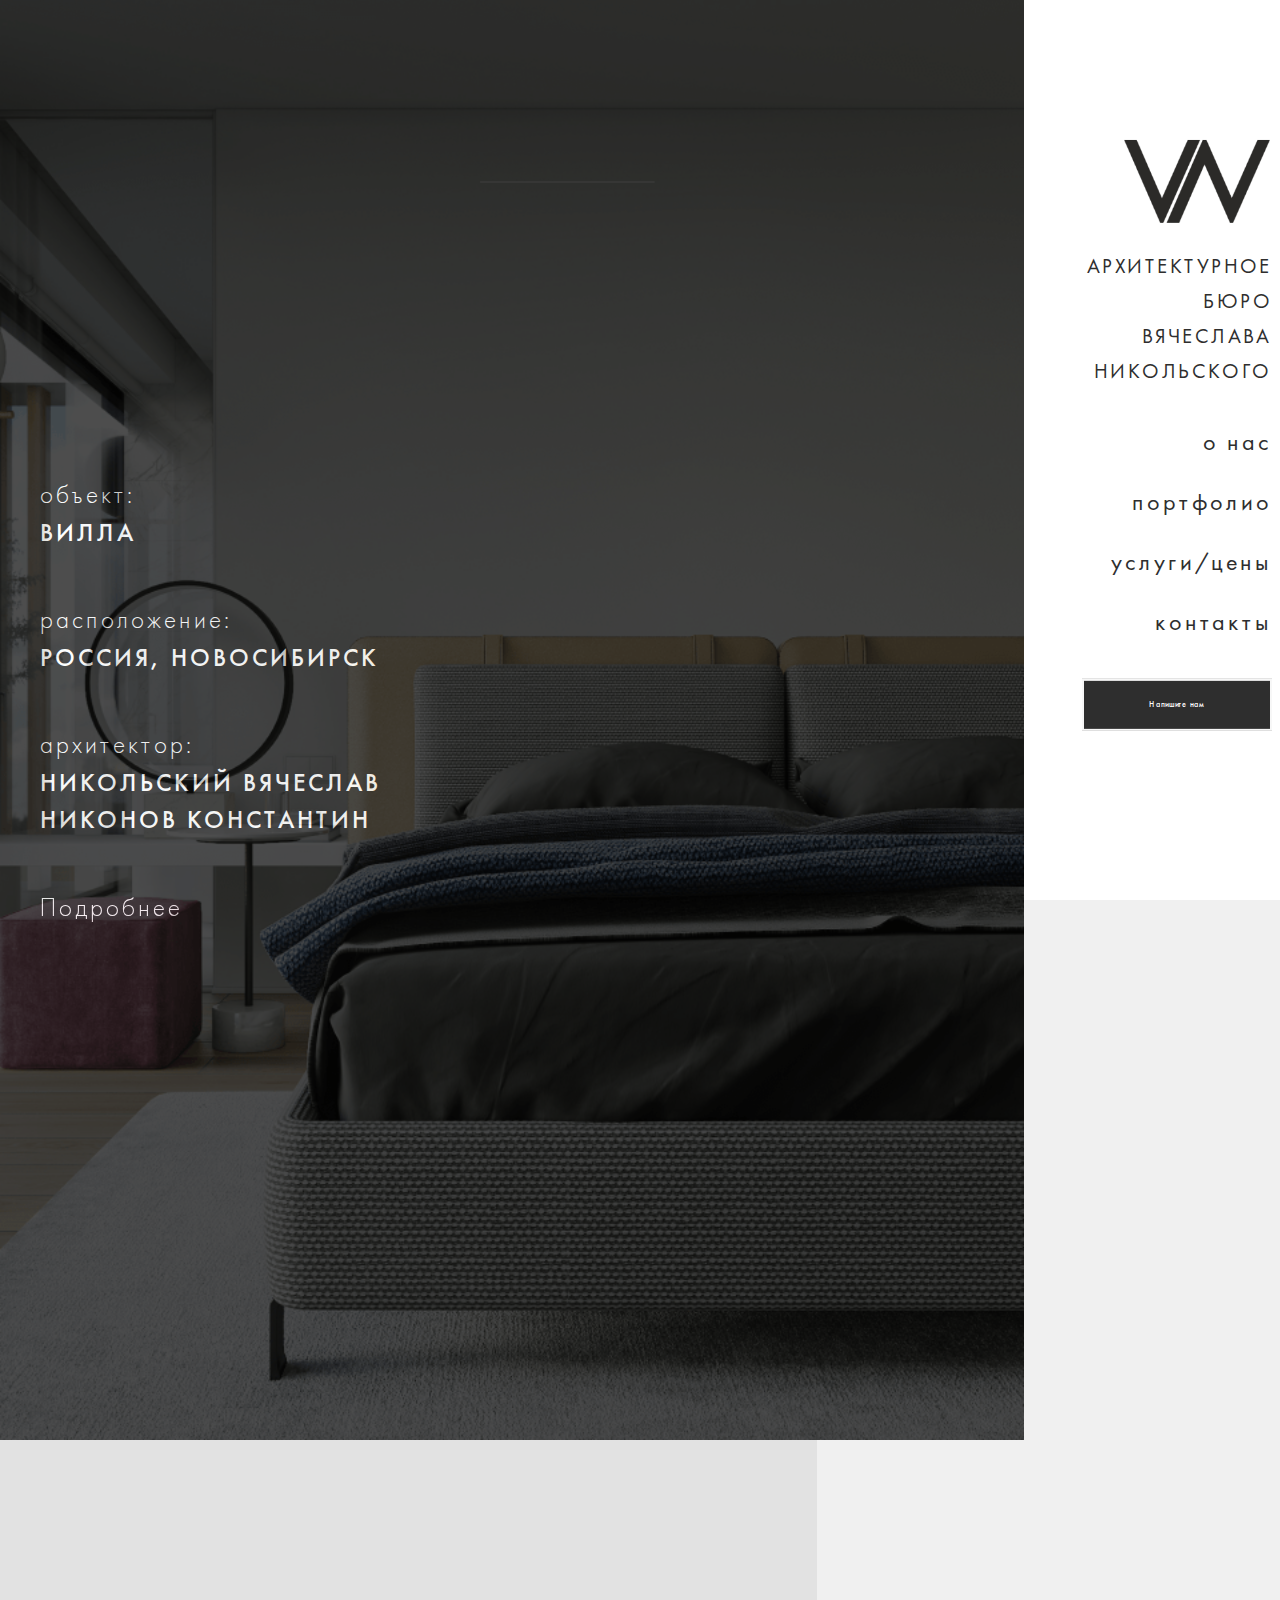
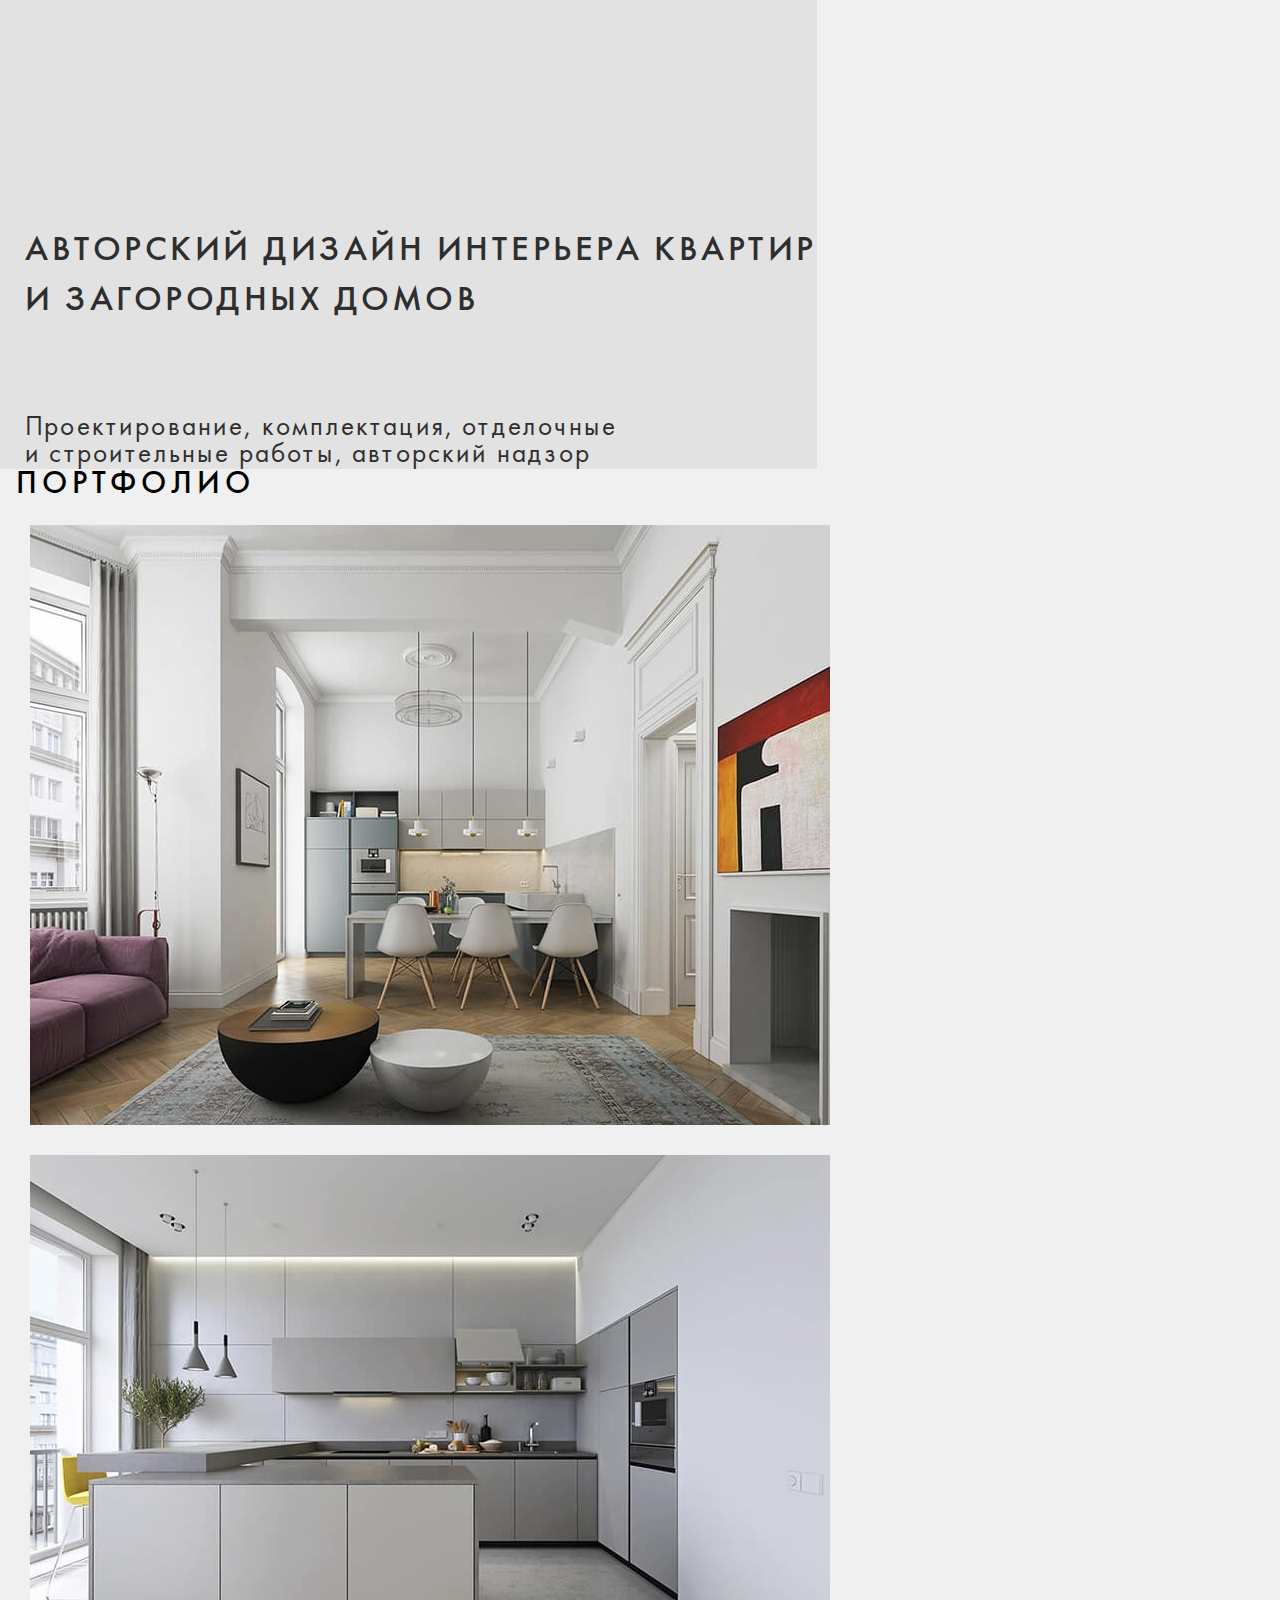
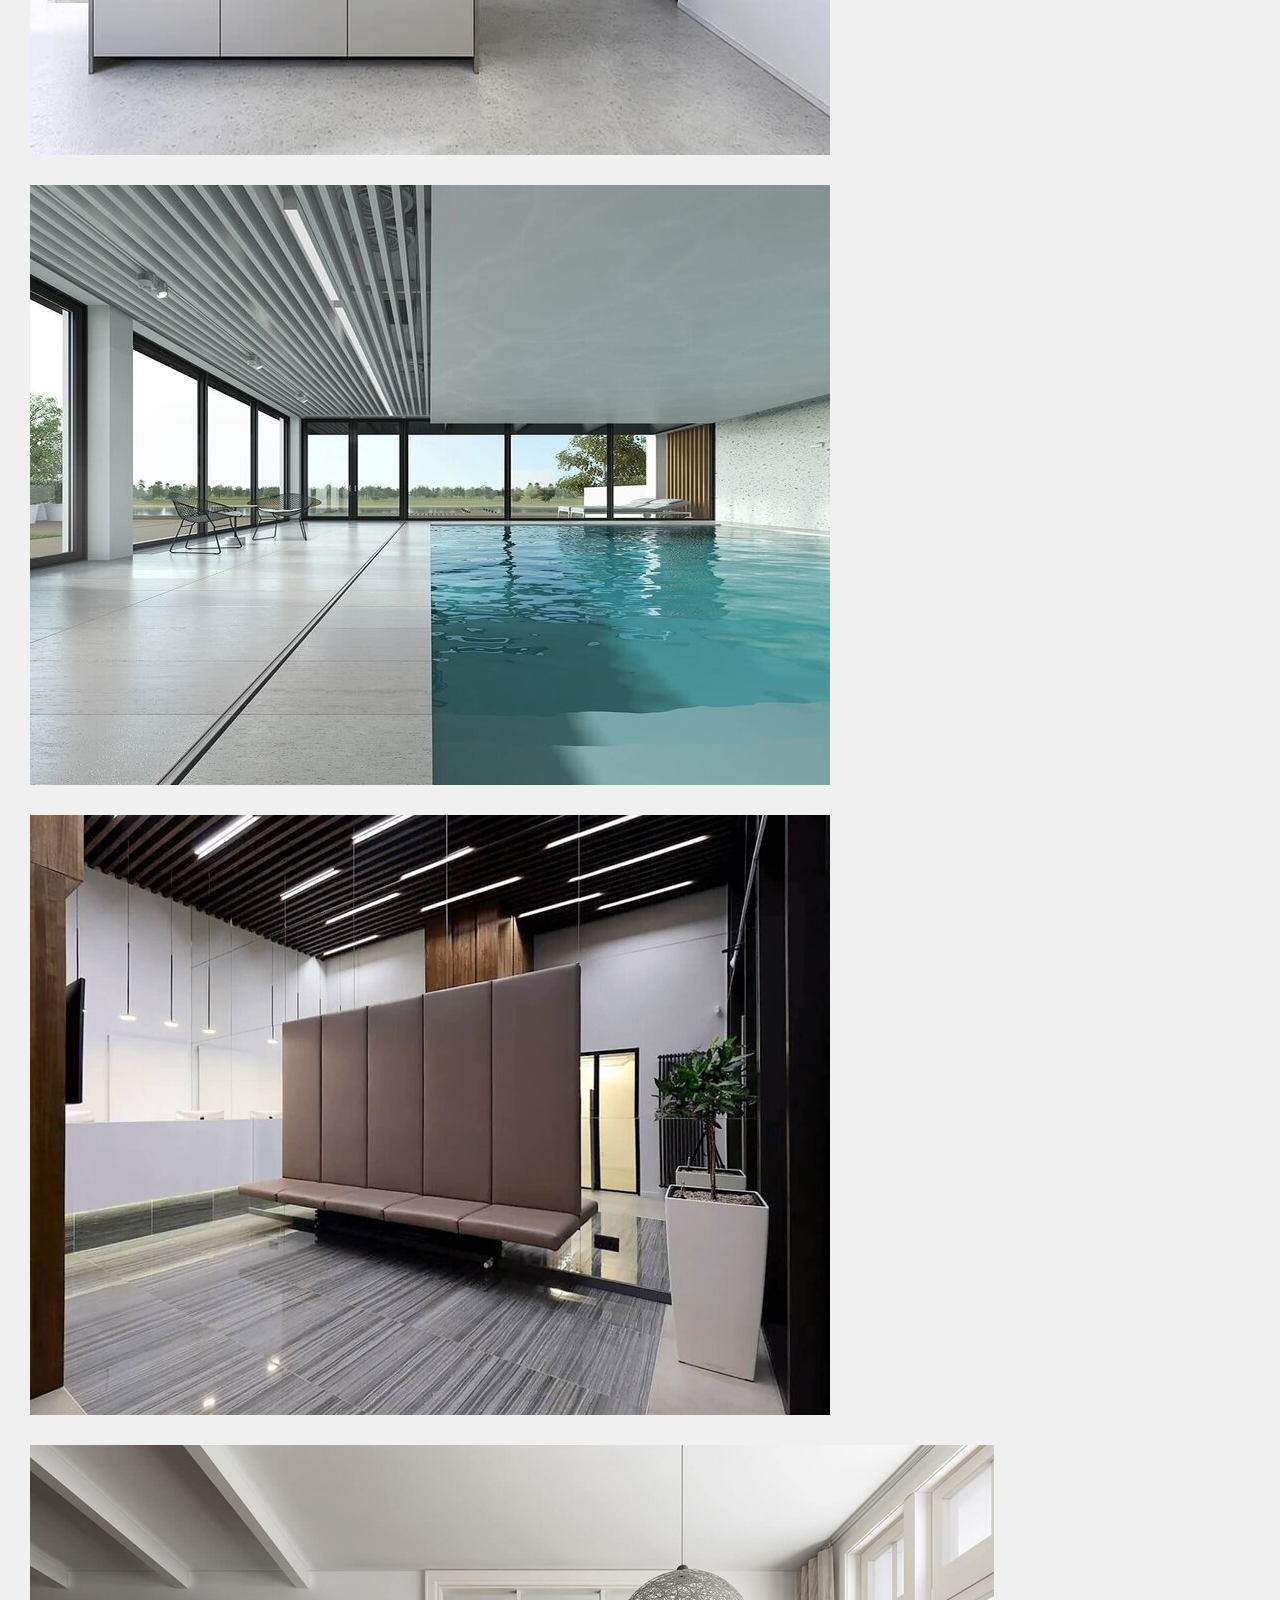
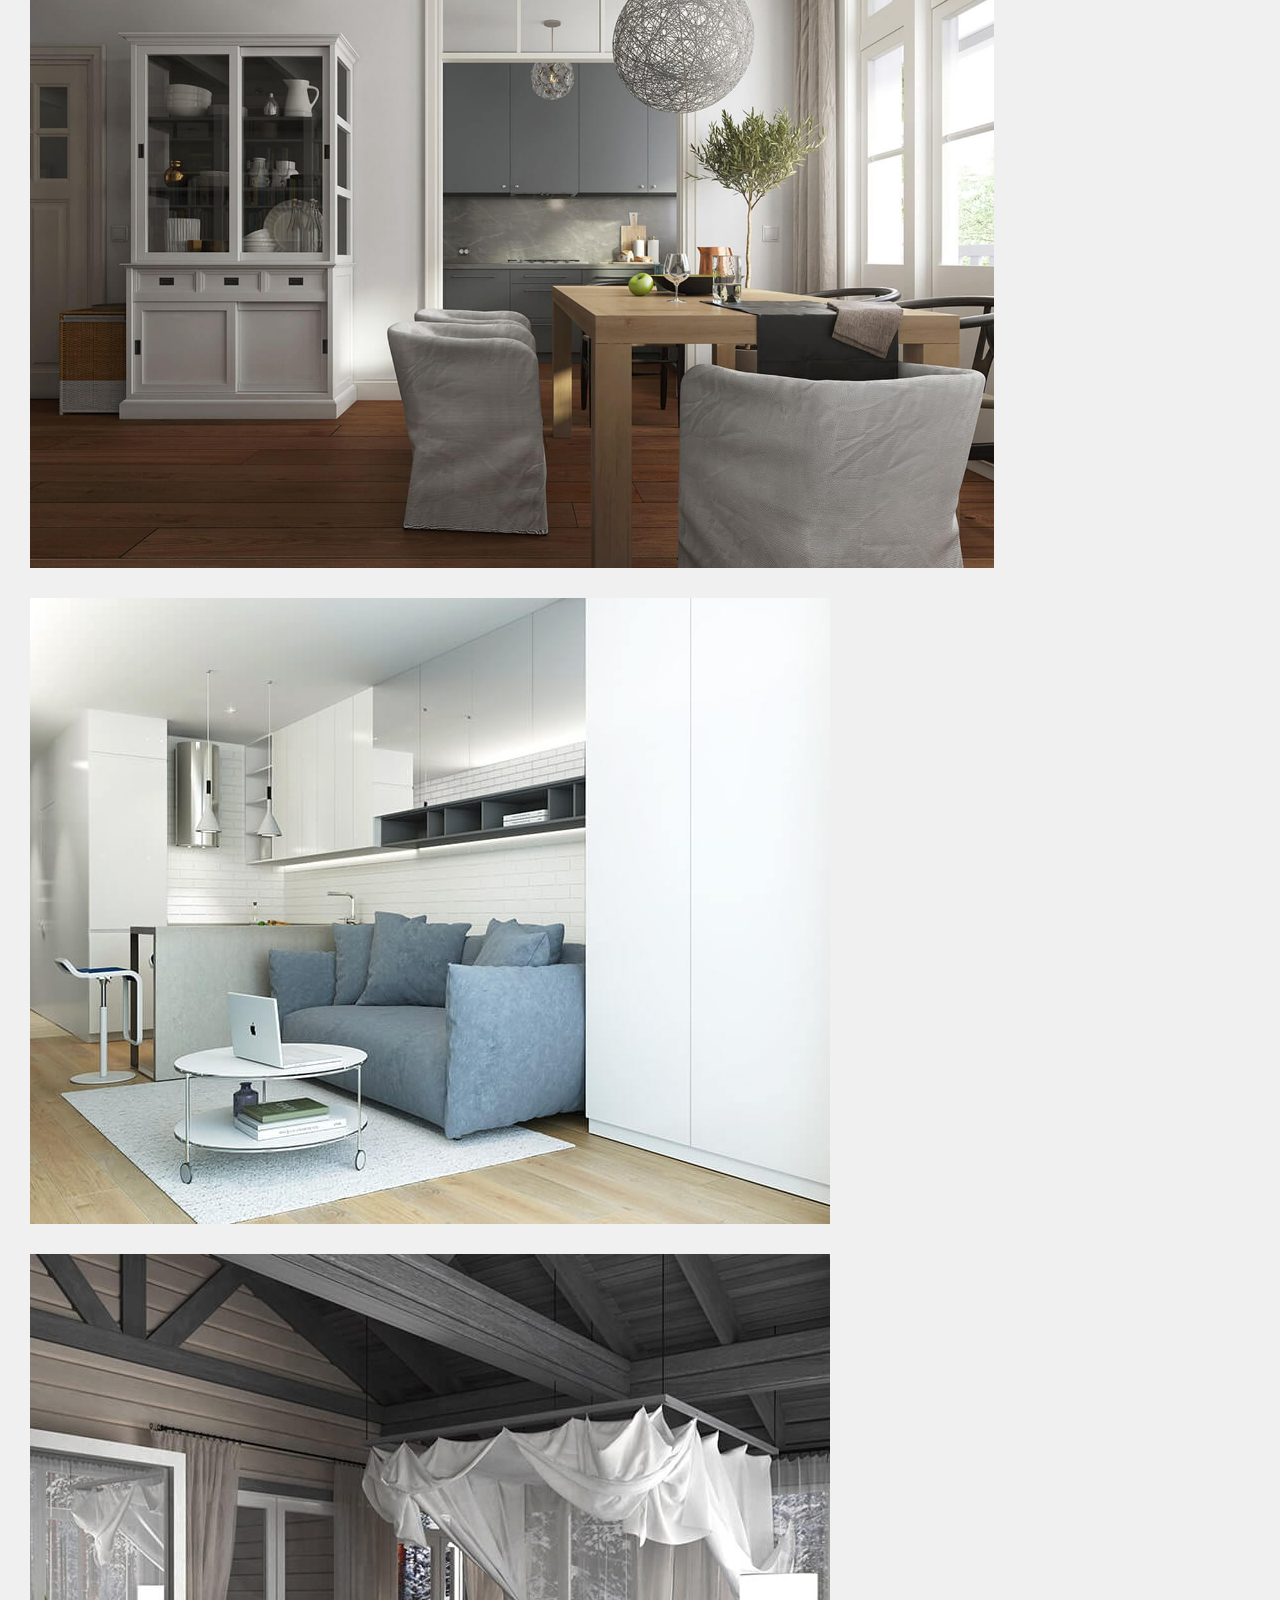
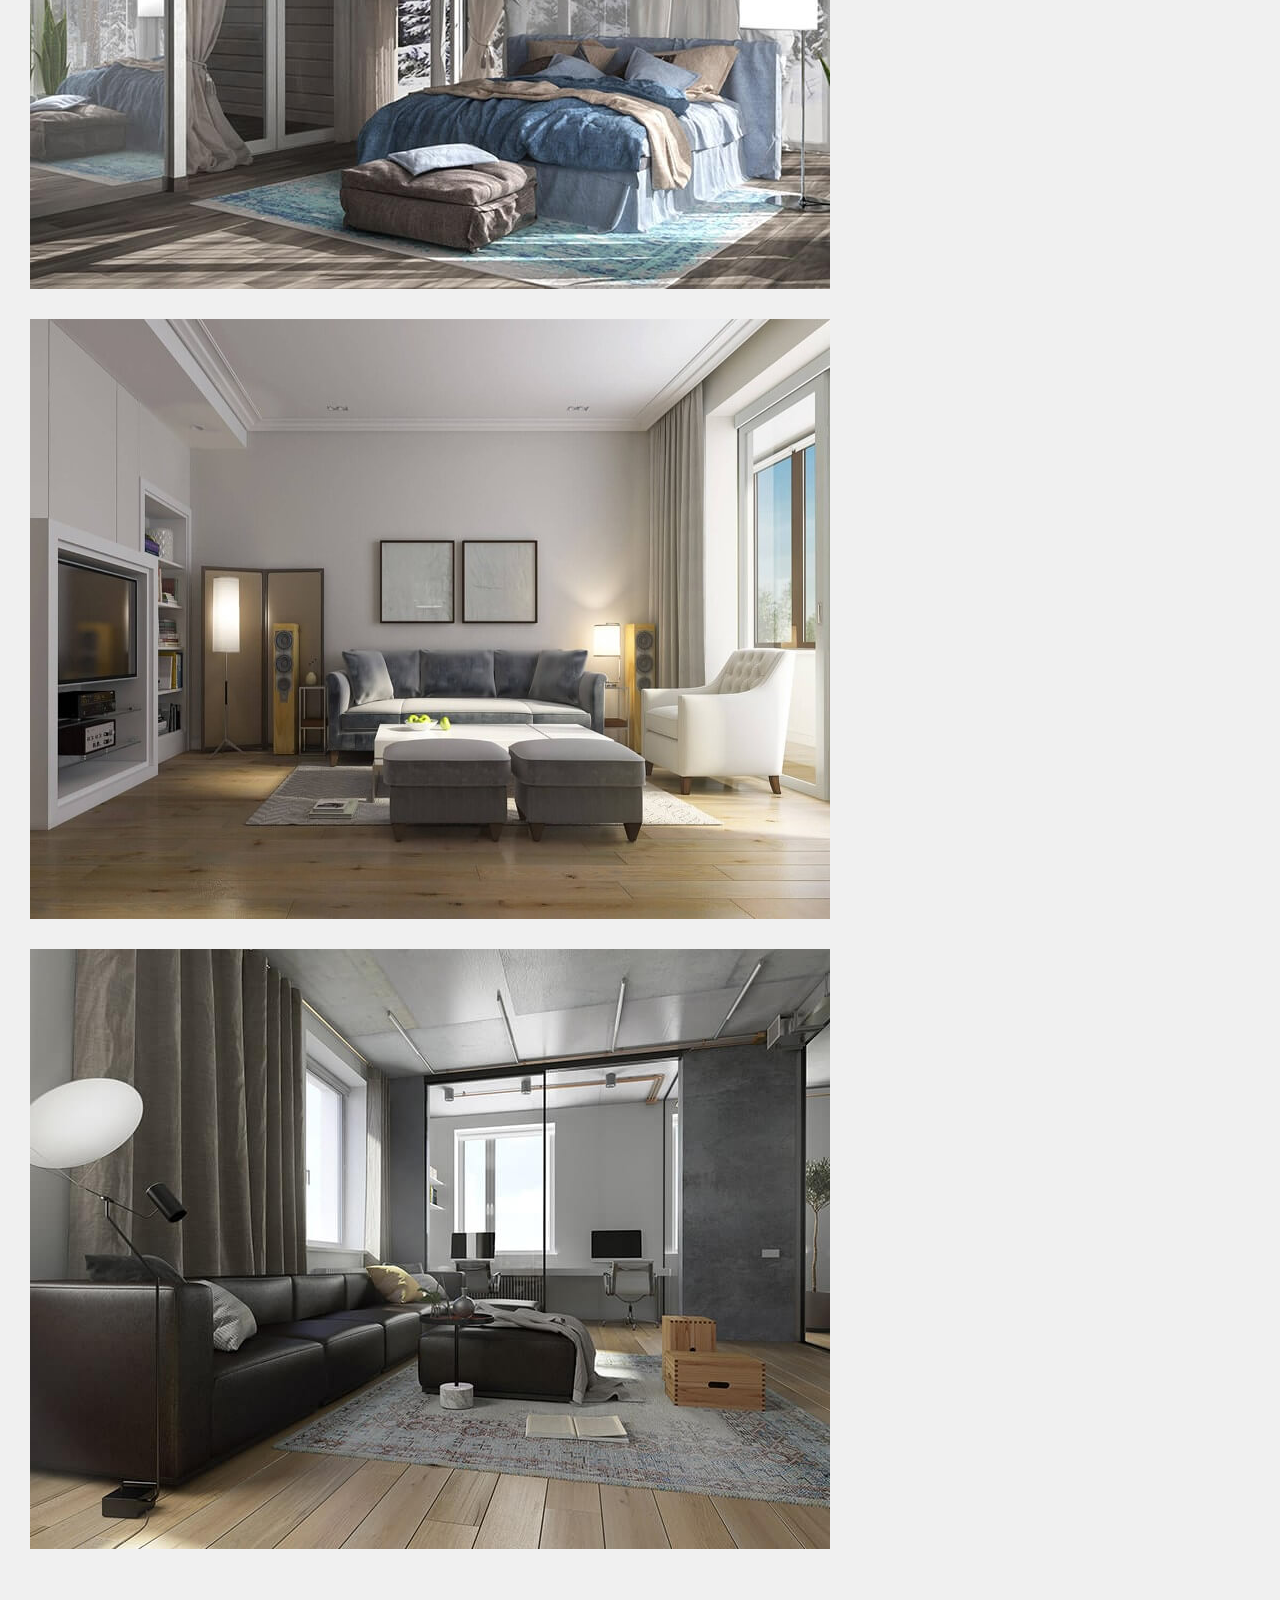
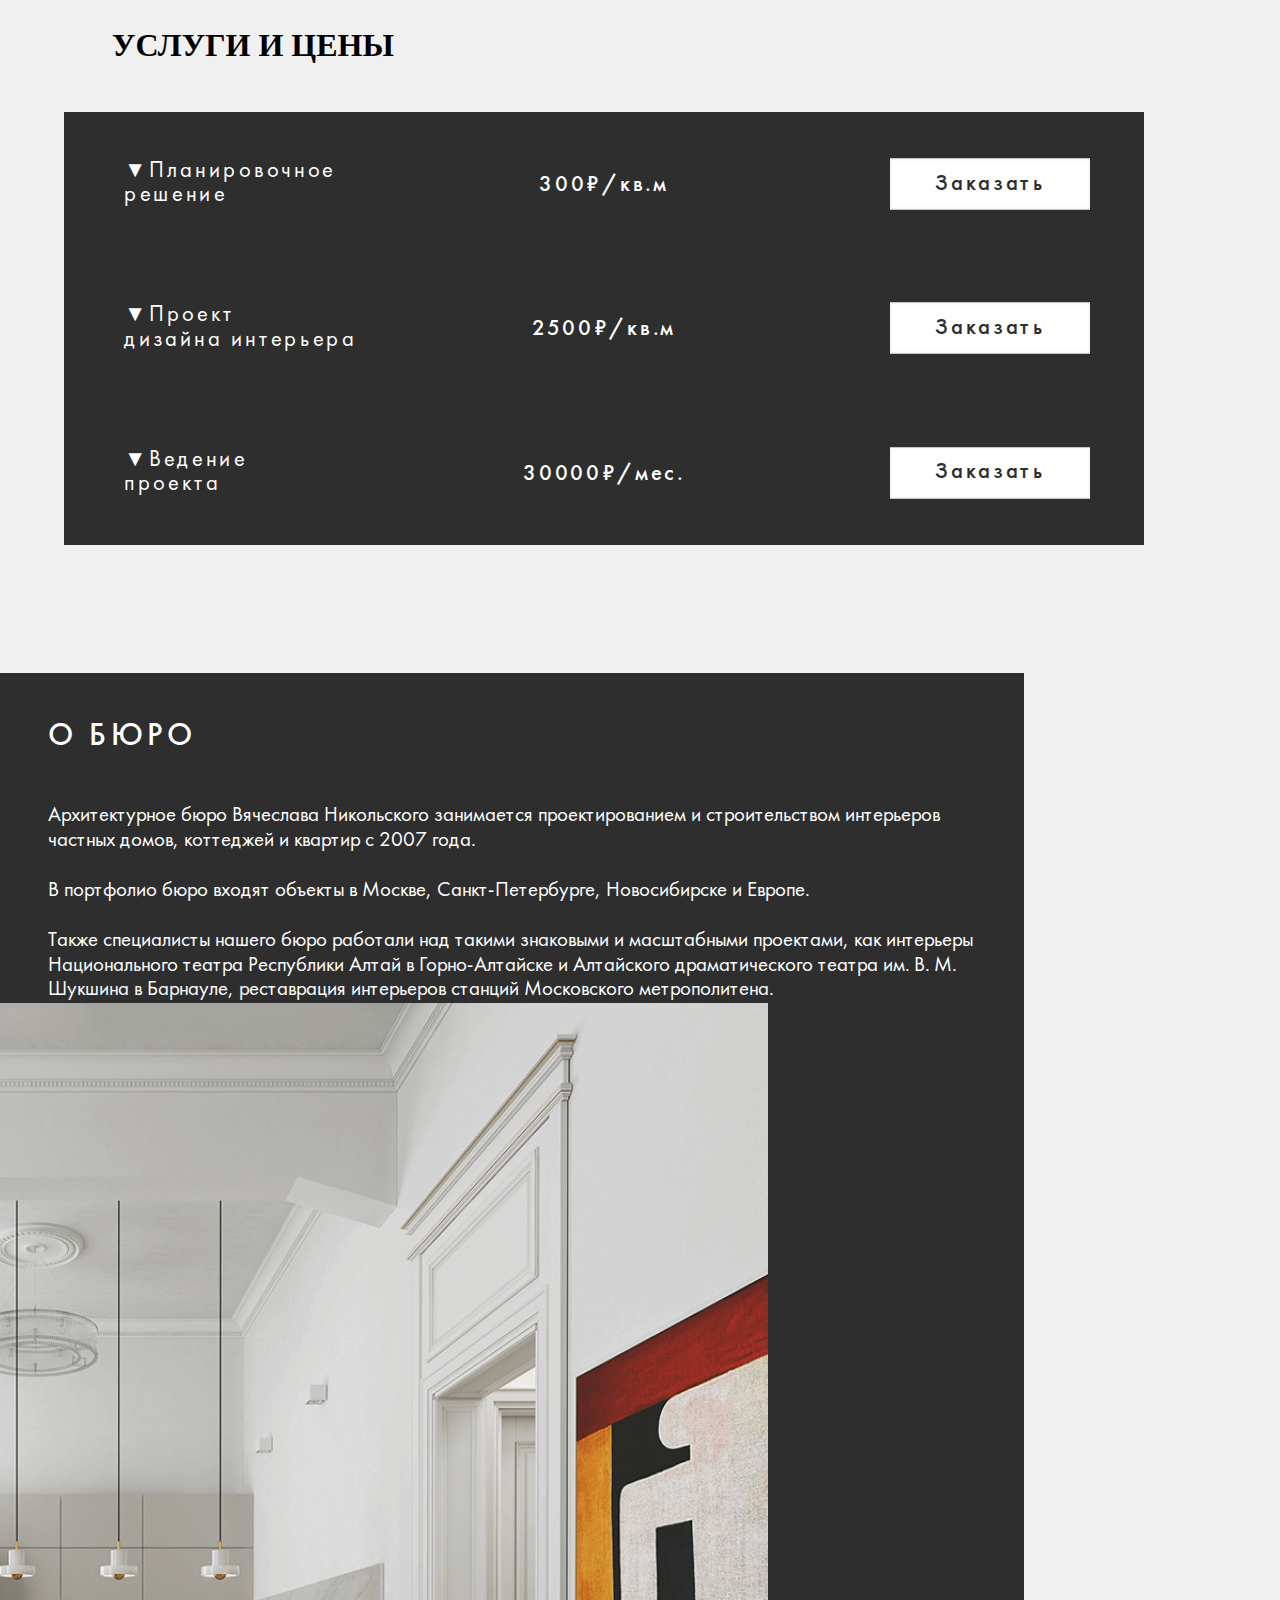
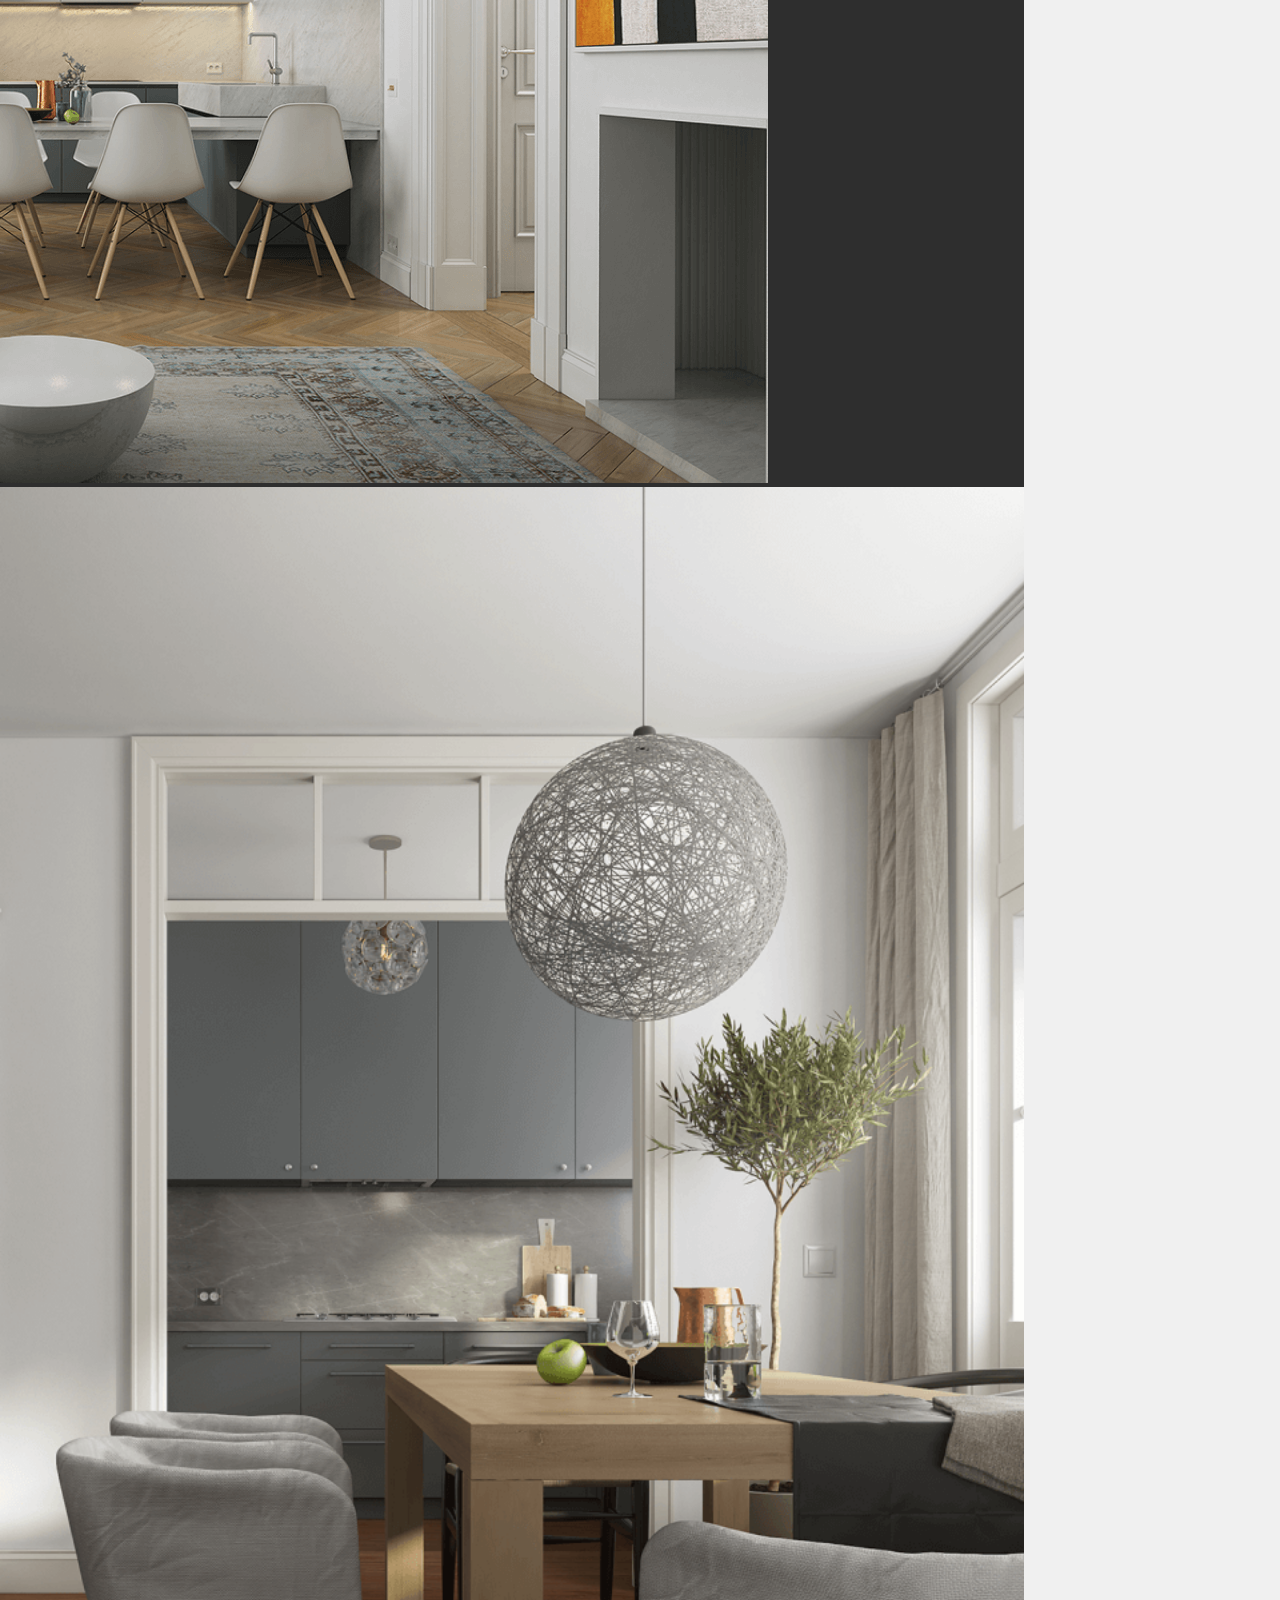
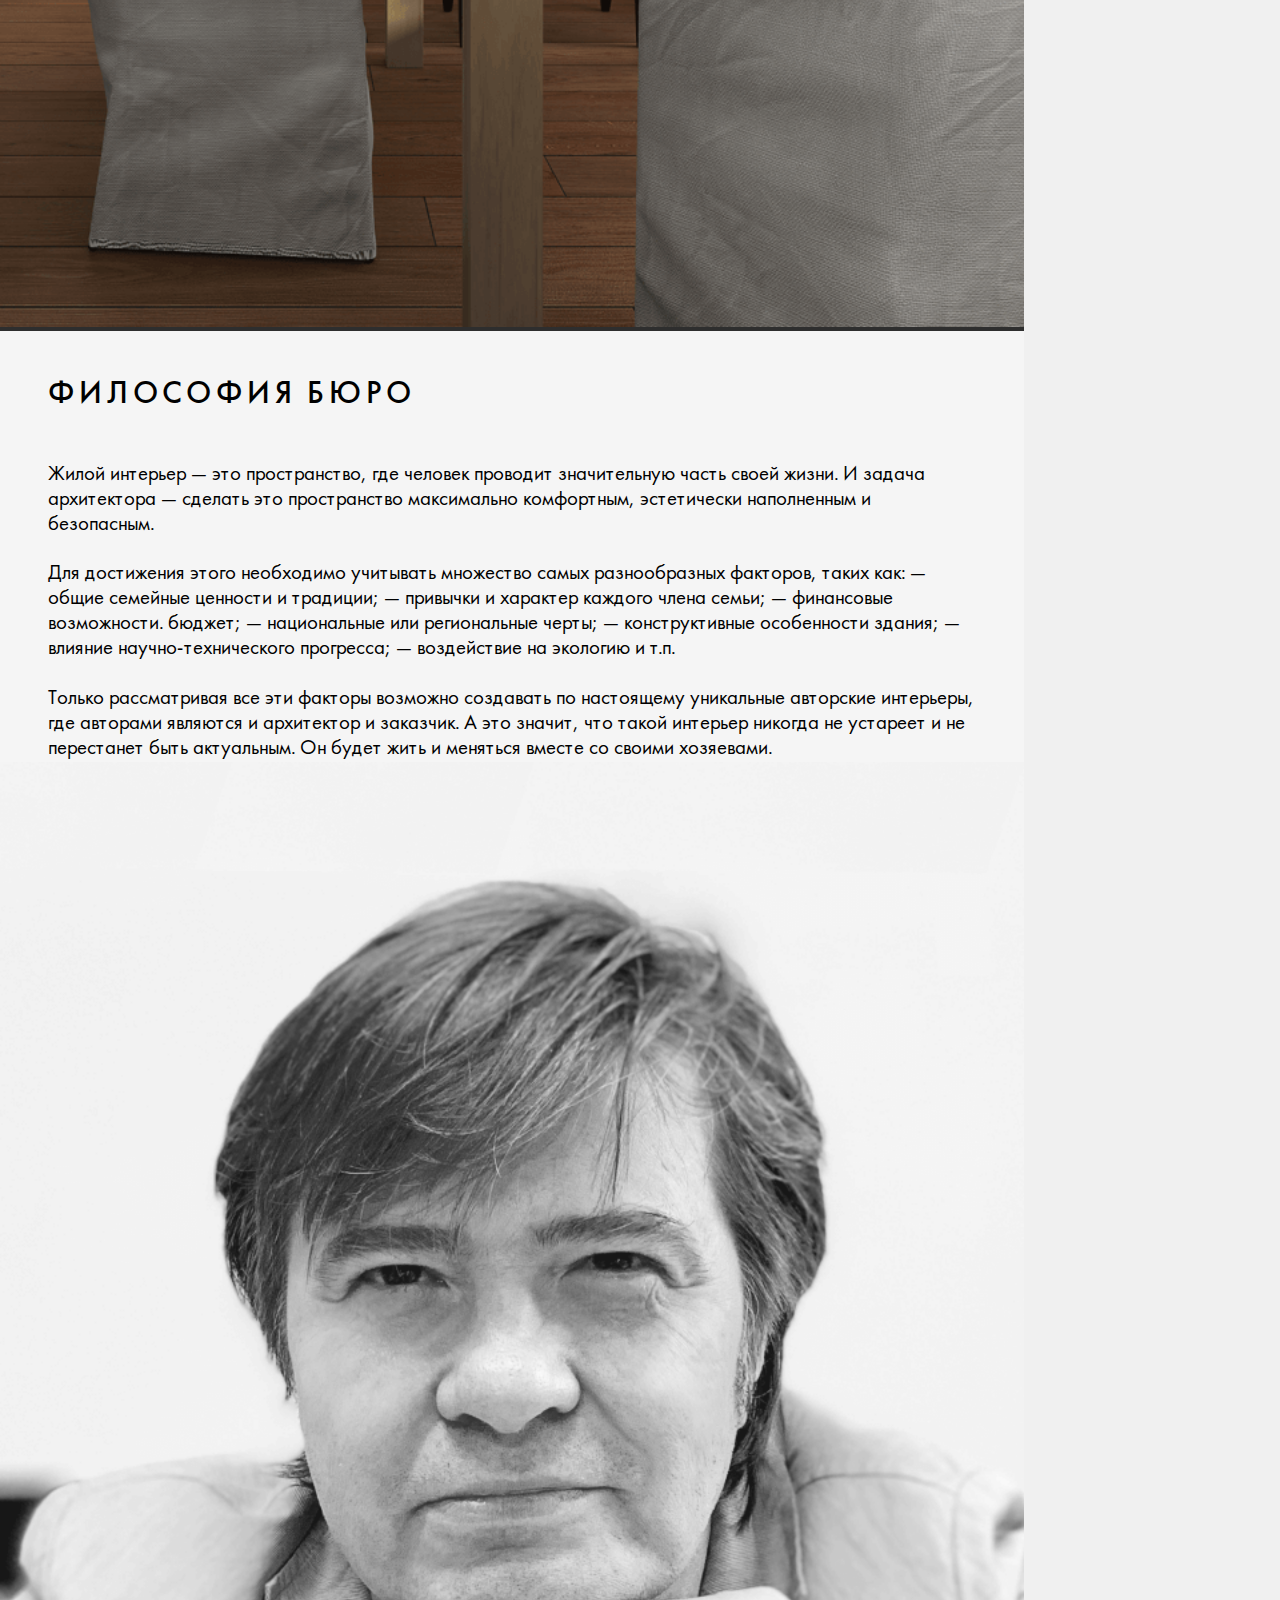
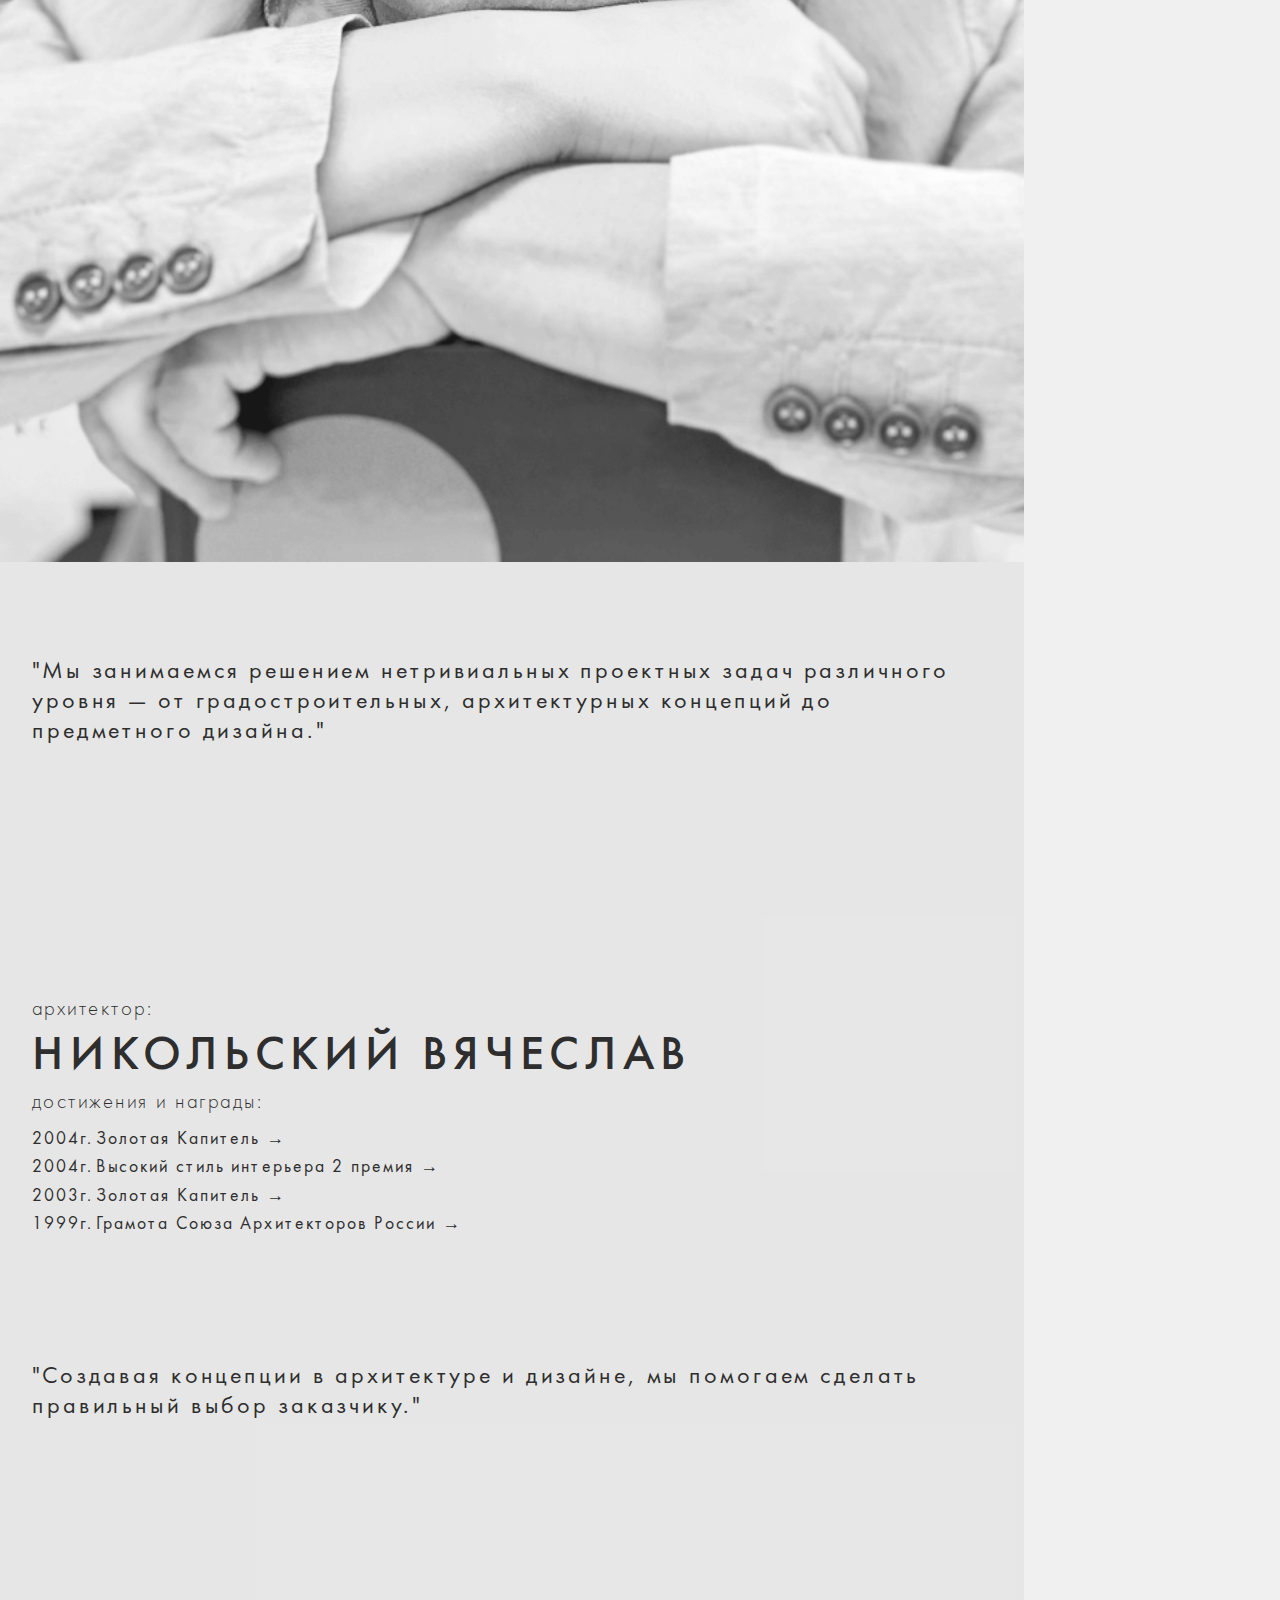
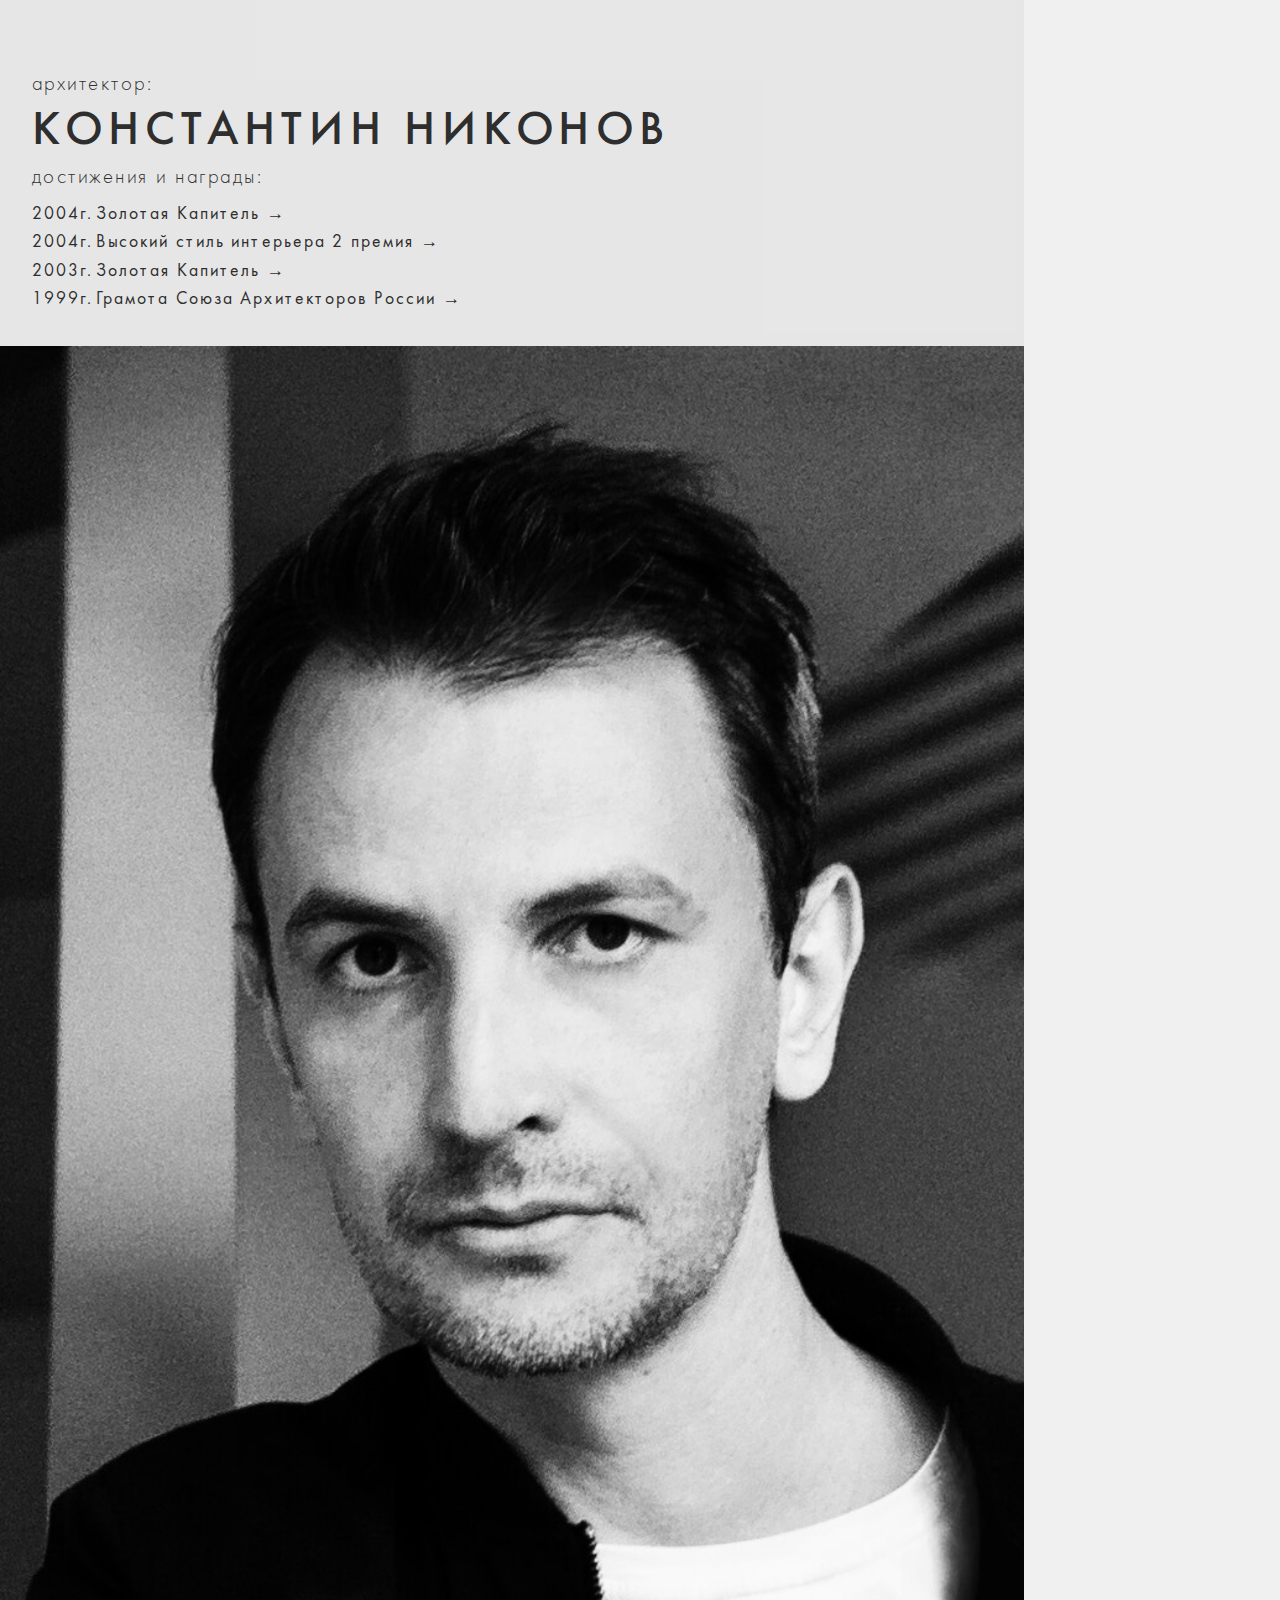
<file: index.html>
<!DOCTYPE html>
<html xmlns=http://www.w3.org/1999/xhtml>
	<head>
		<!-- Yandex.Metrika counter -->
		<script type="text/javascript" >
			(function(m,e,t,r,i,k,a){m[i]=m[i]||function(){(m[i].a=m[i].a||[]).push(arguments)};
			m[i].l=1*new Date();k=e.createElement(t),a=e.getElementsByTagName(t)[0],k.async=1,k.src=r,a.parentNode.insertBefore(k,a)})
			(window, document, "script", "https://mc.yandex.ru/metrika/tag.js", "ym");
		
			ym(85249885, "init", {
				clickmap:true,
				trackLinks:true,
				accurateTrackBounce:true,
				webvisor:true
			});
		</script>
		<noscript>
			<div>
				<img src="https://mc.yandex.ru/watch/85249885" style="position:absolute; left:-9999px;" alt="" />
			</div>
		</noscript>
		<!-- /Yandex.Metrika counter -->
		<meta charset=UTF-8>
		<meta name="viewport" content="width=device-width, initial-scale=1">
		<link rel="stylesheet" href="./css/style.css">
		<link rel="apple-touch-icon" sizes="180x180" href="./img/apple-touch-icon.png">
		<link rel="icon" type="image/png" sizes="32x32" href="./img/favicon-32x32.png">
		<link rel="icon" type="image/png" sizes="16x16" href="./img/favicon-16x16.png">
		<link rel="manifest" href="./img/site.webmanifest">
		<link rel="mask-icon" href="./img/safari-pinned-tab.svg" color="#5bbad5">
		<meta name="msapplication-TileColor" content="#da532c">
		<meta name="theme-color" content="#ffffff">
		<meta property="og:title" content="Архитектурное бюро Вячеслава Никольского">
		<meta property="og:site_name" content="Архитектурное бюро Вячеслава Никольского">
		<meta property="og:url" content="http://nikolsky-arch-bureau.ru">
		<meta property="og:description" content="Сайт архитектурного бюро Вячеслава Никольского">
		<meta property="og:image" content="http://nikolsky-arch-bureau.ru/img/logo.png">
		<title>Архитектурное бюро Вячеслава Никольского</title>
		<link href="https://cdn.jsdelivr.net/npm/bootstrap@5.0.0-beta2/dist/css/bootstrap.min.css" rel="stylesheet" integrity="sha384-BmbxuPwQa2lc/FVzBcNJ7UAyJxM6wuqIj61tLrc4wSX0szH/Ev+nYRRuWlolflfl" crossorigin="anonymous">
	</head>

	<body>
		<div class="mobile__block desktopnone">
			<a href="../index.html">
				<div class="mobile__logo">
					<img src="./img/logo.png">
				</div>
			</a>
			<div class="mobile__call">
				<a href="tel:+79139103437">
					<img src="./img/telephone.svg">
				</a>
			</div>
		</div>
		<div class="mobile__menu desktopnone">
			<ul>
				<a href="./index.html#section-one" class="mobile__menu__punkt">
					<li>о нас —</li>
				</a>
			  	<a href="./index.html#section-two" id="mobile__two">
				  	<li>портфолио —</li>
			  	</a>
			  	<a href="./index.html#section-three" id="mobile__three">
				  	<li>услуги/цены —</li>
			  	</a>
			  	<a href="./index.html#section-four" id="mobile__four">
				  	<li>контакты —</li>
			  	</a>
				<li class="mobile__menu__top__line"></li>
			  	<a href="tel:+79139103437">
				  	<li class="mobile__menu__links">+7 (913) 910-34-37</li>
			  	</a>
			  	<a href="mailto:nikolsky_arch_bureau@mail.ru">
				  	<li class="mobile__menu__links">nikolsky_arch_bureau@mail.ru</li>
			  	</a>
				<li class="mobile__menu__links mobile__menu__bottom__line"></li>

				<span>АРХИТЕКТУРНОЕ<br>БЮРО<br>ВЯЧЕСЛАВА<br>НИКОЛЬСКОГО</span>
			</ul>
		</div>   
		<div class="mobile__menu__button desktopnone">
			<div class="mobile__menu__hamburger"></div>	  
		</div>
		<div id="openModal" class="modalDialog invisible__block">
			<div class="form__background">
				<a id="close__modal" title="Закрыть" class="close">&#215;</a>
				<form role="form" method="post" action="mail.php">
					<p>Имя</p>
					<input type="text" class="order__form__field" id="name" placeholder="Иван Иванов" name="user_name" value="" required>
					<p>Email</p>
					<input type="email" class="order__form__field" id="email" placeholder="newadress@newadress.com" name="user_email" value="" required>
					<p>Номер телефона</p>
					<input type="text" class="order__form__field" id="name" placeholder="«+0 (000) 000-00-00" name="user_phone" value="" required>	
					<p>Ваше сообщение</p>			
					<textarea class="order__form__field" rows="10" placeholder="" name="user_message"></textarea>				
					<button class="send__button" id="submit" type="submit" value="SEND">Отправить</button>
					<br>
					<a class="politic__font">⃰&nbsp;Нажимая кнопку «Отправить», Вы соглашаетесь с политикой конфиденциальности</a>
				</form>
			</div>
		</div>

		<div class="" id="gray__overlay"></div>
		<div class="feedback__form" id="modal">
			<a title="Закрыть" class="modal__arrow" id="modal__arrow">&#8594;</a>
			<div class="form__window">
				<form role="form" method="post" action="mail.php">
					<p>Имя</p>
					<input type="text" class="order__form__field" id="name" placeholder="Иван Иванов" name="user_name" value="" required>
					<p>Email</p>
					<input type="email" class="order__form__field" id="email" placeholder="newadress@newadress.com" name="user_email" value="" required>
					<p>Номер телефона</p>
					<input type="text" class="order__form__field" id="name" placeholder="+0 (000) 000-00-00" name="user_phone" value="" required>	
					<p>Ваше сообщение</p>			
					<textarea class="order__form__field" rows="10" placeholder="" name="user_message"></textarea>				
					<button class="send__button" id="submit" type="submit" value="SEND">Отправить</button>
					<br>
					<a class="politic__font">⃰&nbsp;Нажимая кнопку «Отправить», Вы соглашаетесь с политикой конфиденциальности</a>
				</form>
			</div>
		</div>
		<nav>
			<div class="menu__list">
				<a href="../index.html">				
					<div class="logo">
						<img src="./img/logo.png">
					</div>
				</a>
				
				<div class="menu__header">АРХИТЕКТУРНОЕ<br> БЮРО <br>ВЯЧЕСЛАВА <br>НИКОЛЬСКОГО</div>

				<ul>
					<div class="transition-translate fade__first__line">
						<li>
							<a href="#section-one" class="link">о нас</a>
						</li>
					</div>
					<div class="transition-translate fade__second__line">
						<li>
							<a href="#section-two" class="link">портфолио</a>
						</li>
					</div>
					<div class="transition-translate fade__third__line">
						<li>
							<a href="#section-three" class="link">услуги/цены</a>
						</li>
					</div>
					<div class="transition-translate fade__fifth__line">
						<li>
							<a href="#section-four" class="link">контакты</a>
						</li>
					</div>
					<li>
						<button class="fade__sixth__line" id="modal__button">
							<a href="#" onclick="return false;">Напишите нам</a>
						</button>
					</li>
				</ul>				
			</div>	
		</nav>
		<main>
			<section class="main__block mobilenone">
				<div class="container">
					<div class="row">
						<div class="col-md-6 mx-auto zero__padding">
							<div class="first__block__img fade__seventh__line">
								<a href="./project3.html">
									<div class="gallery__hover__effect">
										<div class="gallery__hover__effect__image">
											<img src="./img/block1.png">
										</div>
										<div class="gallery__hover__effect__text">
											<ul class="main__ul">
												<li>объект:</li>
												<li>ВИЛЛА</li>
												<li class="li__padding">расположение:</li>
												<li>РОССИЯ, НОВОСИБИРСК</li>
												<li class="li__padding">архитектор:</li>
												<li>НИКОЛЬСКИЙ ВЯЧЕСЛАВ<br>НИКОНОВ КОНСТАНТИН</li>
												<li class="main__li__padding">
													<div class="bttn-arrow">
														<span>Подробнее
															<svg width="28" height="8" viewBox="0 0 28 8" fill="none" xmlns="http://www.w3.org/2000/svg">
																<path d="M27.3536 4.35355C27.5488 4.15829 27.5488 3.84171 27.3536 3.64645L24.1716 0.464466C23.9763 0.269204 23.6597 0.269204 23.4645 0.464466C23.2692 0.659728 23.2692 0.976311 23.4645 1.17157L26.2929 4L23.4645 6.82843C23.2692 7.02369 23.2692 7.34027 23.4645 7.53553C23.6597 7.7308 23.9763 7.7308 24.1716 7.53553L27.3536 4.35355ZM0 4.5H27V3.5H0V4.5Z" fill="white"/>
															</svg>
														</span>
													</div>
												</li>
											</ul>
										</div>
									</div>
								</a>
							</div>
						</div>

						<div class="col-md-6 mx-auto zero__padding">
							<div class="first__block__textarea">
								<div class="first__block__text">
									<h2>АВТОРСКИЙ ДИЗАЙН ИНТЕРЬЕРА КВАРТИР <br>И ЗАГОРОДНЫХ ДОМОВ</h2>
									<h3>Проектирование, комплектация, отделочные <br>и строительные работы, авторский надзор</h3>
								</div>
							</div>
						</div>              
					</div>       
				</div>
			</section>

			<section class="main__block desktopnone">
				<div class="container">
					<div class="row">
						<div class="col-md-6 mx-auto zero__padding">
							<div class="mobail__main__block">
								<div class="gray__overlay__mobile"></div>
								<img src='./img/block1.png'>
								<span>
									<div class="first__block__text">
										<h2>АВТОРСКИЙ ДИЗАЙН ИНТЕРЬЕРА КВАРТИР <br>И ЗАГОРОДНЫХ ДОМОВ</h2>
										<h3>Проектирование, комплектация, отделочные <br>и строительные работы, авторский надзор</h3>
									</div>
								</span>
							</div>
						</div>         
					</div>       
				</div>
			</section>

			<section class="get__price__block" id="section-two">
				<div class="container">
					<div class="row">
						<div class="col-md-6 mx-auto portfolio__buro__block">
							<h2>ПОРТФОЛИО</h2>
						</div>

						<div class="col-md-6 mx-auto mobilenone"></div>
					</div>       
				</div>
			</section>
	
			<section class="gallery__block mobilenone">
				<div class="container gallery__paddings">
					<div class="gallery__row gallery__left__padding">
						<div class="col-md-6 mx-auto">
							<a href="project1.html">
								<div class="gallery__hover__effect">
									<div class="gallery__hover__effect__image">
										<img src="./img/1/cover.jpg">
									</div>
									<div class="gallery__hover__effect__text">
										<ul>
											<li>объект:</li>
											<li>КВАРТИРА</li>
											<li class="li__padding">расположение:</li>
											<li>РОССИЯ, МОСКВА</li>
											<li class="li__padding">архитектор:</li>
											<li>НИКОНОВ КОНСТАНТИН</li>
										</ul>
									</div>
								</div>
							</a>
						</div>

						<div class="col-md-6 mx-auto gallery__bottom__padding">
							<a href="project2.html">
								<div class="gallery__hover__effect">
									<div class="gallery__hover__effect__image">
										<img src="./img/2/cover.jpg">
									</div>
									<div class="gallery__hover__effect__text">
										<ul>
											<li>объект:</li>
											<li>КВАРТИРА</li>
											<li class="li__padding">расположение:</li>
											<li>РОССИЯ, МОСКВА</li>
											<li class="li__padding">архитектор:</li>
											<li>НИКОНОВ КОНСТАНТИН</li>
										</ul>
									</div>
								</div>
							</a>
						</div>   
						
						<div class="col-md-6 mx-auto gallery__bottom__padding">
							<a href="project3.html">
								<div class="gallery__hover__effect">
									<div class="gallery__hover__effect__image">
										<img src="./img/3/cover.jpg">
									</div>
									<div class="gallery__hover__effect__text">
										<ul>
											<li>объект:</li>
											<li>ВИЛЛА</li>
											<li class="li__padding">расположение:</li>
											<li>РОССИЯ, НОВОСИБИРСК</li>
											<li class="li__padding">архитектор:</li>
											<li>НИКОЛЬСКИЙ ВЯЧЕСЛАВ<br>НИКОНОВ КОНСТАНТИН</li>
										</ul>
									</div>
								</div>
							</a>
						</div>

						<div class="col-md-6 mx-auto gallery__bottom__padding">
							<a href="project4.html">
								<div class="gallery__hover__effect">
									<div class="gallery__hover__effect__image">
										<img src="./img/4/cover.jpg">
									</div>
									<div class="gallery__hover__effect__text">
										<ul>
											<li>объект:</li>
											<li>СТОМАТОЛОГИЧЕСКАЯ КЛИНИКА</li>
											<li class="li__padding">расположение:</li>
											<li>РОССИЯ, НОВОСИБИРСК</li>
											<li class="li__padding">архитектор:</li>
											<li>НИКОЛЬСКИЙ ВЯЧЕСЛАВ<br>НИКОНОВ КОНСТАНТИН</li>
										</ul>
									</div>
								</div>
							</a>
						</div>
						
						<div class="col-md-12 mx-auto gallery__bottom__padding">
							<a href="project5.html">
								<div class="gallery__hover__effect">
									<div class="gallery__hover__effect__image">
										<img src="./img/5/cover.jpg">
									</div>
									<div class="gallery__hover__effect__text">
										<ul>
											<li>объект:</li>
											<li>КВАРТИРА</li>
											<li class="li__padding">расположение:</li>
											<li>НИДЕРЛАНДЫ, АМСТЕРДАМ</li>
											<li class="li__padding">архитектор:</li>
											<li>НИКОНОВ КОНСТАНТИН</li>
										</ul>
									</div>
								</div>
							</a>
						</div> 
						
						<div class="col-md-6 mx-auto gallery__bottom__padding">
							<a href="project6.html">
								<div class="gallery__hover__effect">
									<div class="gallery__hover__effect__image">
										<img src="./img/6/cover.jpg">
									</div>
									<div class="gallery__hover__effect__text">
										<ul>
											<li>объект:</li>
											<li>КВАРТИРА-СТУДИЯ</li>
											<li class="li__padding">расположение:</li>
											<li>РОССИЯ, НОВОСИБИРСК</li>
											<li class="li__padding">архитектор:</li>
											<li>НИКОЛЬСКИЙ ВЯЧЕСЛАВ<br>НИКОНОВ КОНСТАНТИН</li>
										</ul>
									</div>
								</div>
							</a>
						</div>

						<div class="col-md-6 mx-auto gallery__bottom__padding">
							<a href="project7.html">
								<div class="gallery__hover__effect">
									<div class="gallery__hover__effect__image">
										<img src="./img/7/cover.jpg">
									</div>
									<div class="gallery__hover__effect__text">
										<ul>
											<li>объект:</li>
											<li>ЗАГОРОДНЫЙ ДОМ</li>
											<li class="li__padding">расположение:</li>
											<li>РОССИЯ, НОВОСИБИРСК</li>
											<li class="li__padding">архитектор:</li>
											<li>НИКОЛЬСКИЙ ВЯЧЕСЛАВ, ЧЕГОШЕВО АННА, СЕРЧЕНКО АННА</li>
										</ul>
									</div>
								</div>
							</a>
						</div>   
						
						<div class="col-md-6 mx-auto gallery__bottom__padding">
							<a href="project8.html">
								<div class="gallery__hover__effect">
									<div class="gallery__hover__effect__image">
										<img src="./img/8/cover.jpg">
									</div>
									<div class="gallery__hover__effect__text">
										<ul>
											<li>объект:</li>
											<li>КВАРТИРА</li>
											<li class="li__padding">расположение:</li>
											<li>РОССИЯ, МОСКВА</li>
											<li class="li__padding">архитектор:</li>
											<li>НИКОНОВ КОНСТАНТИН</li>
										</ul>
									</div>
								</div>
							</a>
						</div>

						<div class="col-md-6 mx-auto gallery__bottom__padding">
							<a href="project9.html">
								<div class="gallery__hover__effect">
									<div class="gallery__hover__effect__image">
										<img src="./img/9/cover.jpg">
									</div>
									<div class="gallery__hover__effect__text">
										<ul>
											<li>объект:</li>
											<li>ФОТОСТУДИЯ</li>
											<li class="li__padding">расположение:</li>
											<li>РОССИЯ, НОВОСИБИРСК</li>
											<li class="li__padding">архитектор:</li>
											<li>НИКОЛЬСКИЙ ВЯЧЕСЛАВ<br>НИКОНОВ КОНСТАНТИН</li>
										</ul>
									</div>
								</div>
							</a>
						</div>       
					</div>
			</section>
			<section class="gallery__block desktopnone">
				<div class="container gallery__paddings">
					<div class="gallery__row gallery__left__padding">
						<div class="col-md-6 mx-auto">
							<div class="project__card">
								<a href="project1.html">
									<div class="gallery__hover__effect__image">
										<img src="./img/1/cover.jpg">
									</div>
									<ul>
										<li class="li__padding__card">объект:</li>
										<li>КВАРТИРА</li>
										<li class="li__padding__card">расположение:</li>
										<li>РОССИЯ, МОСКВА</li>
										<li class="li__padding__card">архитектор:</li>
										<li>НИКОНОВ КОНСТАНТИН</li>
									</ul>
								</a>
							</div>
						</div>

						<div class="col-md-6 mx-auto gallery__bottom__padding">
							<div class="project__card">
								<a href="project2.html">
									<div class="gallery__hover__effect">
										<div class="gallery__hover__effect__image">
											<img src="./img/2/cover.jpg">
										</div>
										<ul>
											<li class="li__padding__card">объект:</li>
											<li>КВАРТИРА</li>
											<li class="li__padding__card">расположение:</li>
											<li>РОССИЯ, МОСКВА</li>
											<li class="li__padding__card">архитектор:</li>
											<li>НИКОНОВ КОНСТАНТИН</li>
										</ul>
									</div>
								</a>
							</div>
						</div>   
						
						<div class="col-md-6 mx-auto gallery__bottom__padding">
							<div class="project__card">
								<a href="project3.html">
									<div class="gallery__hover__effect">
										<div class="gallery__hover__effect__image">
											<img src="./img/3/cover.jpg">
										</div>
										<ul>
											<li class="li__padding__card">объект:</li>
											<li>ВИЛЛА</li>
											<li class="li__padding__card">расположение:</li>
											<li>РОССИЯ, НОВОСИБИРСК</li>
											<li class="li__padding__card">архитектор:</li>
											<li>НИКОЛЬСКИЙ ВЯЧЕСЛАВ<br>НИКОНОВ КОНСТАНТИН</li>
										</ul>
									</div>
								</a>
							</div>
						</div>

						<div class="col-md-6 mx-auto gallery__bottom__padding">
							<div class="project__card">
								<a href="project4.html">
									<div class="gallery__hover__effect">
										<div class="gallery__hover__effect__image">
											<img src="./img/4/cover.jpg">
										</div>
											<ul>
												<li class="li__padding__card">объект:</li>
												<li>СТОМАТОЛОГИЧЕСКАЯ КЛИНИКА</li>
												<li class="li__padding__card">расположение:</li>
												<li>РОССИЯ, НОВОСИБИРСК</li>
												<li class="li__padding__card">архитектор:</li>
												<li>НИКОЛЬСКИЙ ВЯЧЕСЛАВ<br>НИКОНОВ КОНСТАНТИН</li>
											</ul>
									</div>
								</a>
							</div>
						</div>
						
						<div class="col-md-12 mx-auto gallery__bottom__padding">
							<div class="project__card">
								<a href="project5.html">
									<div class="gallery__hover__effect">
										<div class="gallery__hover__effect__image">
											<img src="./img/5/cover.jpg">
										</div>
											<ul>
												<li class="li__padding__card">объект:</li>
												<li>КВАРТИРА</li>
												<li class="li__padding__card">расположение:</li>
												<li>НИДЕРЛАНДЫ, АМСТЕРДАМ</li>
												<li class="li__padding__card">архитектор:</li>
												<li>НИКОНОВ КОНСТАНТИН</li>
											</ul>
									</div>
								</a>
							</div>
						</div> 
						
						<div class="col-md-6 mx-auto gallery__bottom__padding">
							<div class="project__card">
								<a href="project6.html">
									<div class="gallery__hover__effect">
										<div class="gallery__hover__effect__image">
											<img src="./img/6/cover.jpg">
										</div>
											<ul>
												<li class="li__padding__card">объект:</li>
												<li>КВАРТИРА-СТУДИЯ</li>
												<li class="li__padding__card">расположение:</li>
												<li>РОССИЯ, НОВОСИБИРСК</li>
												<li class="li__padding__card">архитектор:</li>
												<li>НИКОЛЬСКИЙ ВЯЧЕСЛАВ<br>НИКОНОВ КОНСТАНТИН</li>
											</ul>
									</div>
								</a>
							</div>
						</div>

						<div class="col-md-6 mx-auto gallery__bottom__padding">
							<div class="project__card">
								<a href="project7.html">
									<div class="gallery__hover__effect">
										<div class="gallery__hover__effect__image">
											<img src="./img/7/cover.jpg">
										</div>
											<ul>
												<li class="li__padding__card">объект:</li>
												<li>ЗАГОРОДНЫЙ ДОМ</li>
												<li class="li__padding__card">расположение:</li>
												<li>РОССИЯ, НОВОСИБИРСК</li>
												<li class="li__padding__card">архитектор:</li>
												<li>НИКОЛЬСКИЙ ВЯЧЕСЛАВ, ЧЕГОШЕВО АННА, СЕРЧЕНКО АННА</li>
											</ul>
									</div>
								</a>
							</div>
						</div>   
						
						<div class="col-md-6 mx-auto gallery__bottom__padding">
							<div class="project__card">
								<a href="project8.html">
									<div class="gallery__hover__effect">
										<div class="gallery__hover__effect__image">
											<img src="./img/8/cover.jpg">
										</div>
											<ul>
												<li class="li__padding__card">объект:</li>
												<li>КВАРТИРА</li>
												<li class="li__padding__card">расположение:</li>
												<li>РОССИЯ, МОСКВА</li>
												<li class="li__padding__card">архитектор:</li>
												<li>НИКОНОВ КОНСТАНТИН</li>
											</ul>
									</div>
								</a>
							</div>
						</div>

						<div class="col-md-6 mx-auto gallery__bottom__padding">
							<div class="project__card">
								<a href="project9.html">
									<div class="gallery__hover__effect">
										<div class="gallery__hover__effect__image">
											<img src="./img/9/cover.jpg">
										</div>
											<ul>
												<li>объект:</li>
												<li>ФОТОСТУДИЯ</li>
												<li class="li__padding__card">расположение:</li>
												<li>РОССИЯ, НОВОСИБИРСК</li>
												<li class="li__padding__card">архитектор:</li>
												<li>НИКОЛЬСКИЙ ВЯЧЕСЛАВ<br>НИКОНОВ КОНСТАНТИН</li>
											</ul>
									</div>
								</a>
							</div>
						</div>       
					</div>
			</section>

			<div class="house__size__block">
				<h2>Рассчитайте стоимость проекта вашего интерьера:</h2>
				<h3>1</h3>
				<h4>Укажите площадь помещения:</h4>
				<button class="btn">
					<a>Продолжить</a>
				</button>
			</div>

			<section class="price__block invisible__block">
				<div class="container price__padings__mobile">
					<div class="row">
						<div class="col-md-6 mx-auto price__block__head">
							<h1>УСЛУГИ И ЦЕНЫ</h1>
						</div>
						<div class="col-md-6 mx-auto mobilenone"></div>

						<div class="col-md-6 mx-auto price__block__padding">
							<div class="price__info__block">
								<h2>Дизайн-проект интерьера</h2>
								<a href="#">
									<div class="bttn bttn-arrow invisible__block">
										<span>Подробнее
											<svg width="28" height="8" viewBox="0 0 28 8" fill="none" xmlns="http://www.w3.org/2000/svg">
												<path d="M27.3536 4.35355C27.5488 4.15829 27.5488 3.84171 27.3536 3.64645L24.1716 0.464466C23.9763 0.269204 23.6597 0.269204 23.4645 0.464466C23.2692 0.659728 23.2692 0.976311 23.4645 1.17157L26.2929 4L23.4645 6.82843C23.2692 7.02369 23.2692 7.34027 23.4645 7.53553C23.6597 7.7308 23.9763 7.7308 24.1716 7.53553L27.3536 4.35355ZM0 4.5H27V3.5H0V4.5Z" fill="black"/>
											</svg>
										</span>
									</div>
								</a>
							</div>
			
							<div class="price__info__block">
								<h2>Ремонтно-отделочные работы</h2>
								<a href="#">
									<div class="bttn bttn-arrow invisible__block">
										<span>Подробнее
											<svg width="28" height="8" viewBox="0 0 28 8" fill="none" xmlns="http://www.w3.org/2000/svg">
												<path d="M27.3536 4.35355C27.5488 4.15829 27.5488 3.84171 27.3536 3.64645L24.1716 0.464466C23.9763 0.269204 23.6597 0.269204 23.4645 0.464466C23.2692 0.659728 23.2692 0.976311 23.4645 1.17157L26.2929 4L23.4645 6.82843C23.2692 7.02369 23.2692 7.34027 23.4645 7.53553C23.6597 7.7308 23.9763 7.7308 24.1716 7.53553L27.3536 4.35355ZM0 4.5H27V3.5H0V4.5Z" fill="black"/>
											</svg>
										</span>
									</div>
								</a>
							</div>
			
							<div class="price__info__block">
								<h2>Инженерное проектирование</h2>
								<a href="#">
									<div class="bttn bttn-arrow invisible__block">
										<span>Подробнее
											<svg width="28" height="8" viewBox="0 0 28 8" fill="none" xmlns="http://www.w3.org/2000/svg">
												<path d="M27.3536 4.35355C27.5488 4.15829 27.5488 3.84171 27.3536 3.64645L24.1716 0.464466C23.9763 0.269204 23.6597 0.269204 23.4645 0.464466C23.2692 0.659728 23.2692 0.976311 23.4645 1.17157L26.2929 4L23.4645 6.82843C23.2692 7.02369 23.2692 7.34027 23.4645 7.53553C23.6597 7.7308 23.9763 7.7308 24.1716 7.53553L27.3536 4.35355ZM0 4.5H27V3.5H0V4.5Z" fill="black"/>
											</svg>
										</span>
									</div>
								</a>
							</div>
			
							<div class="price__info__block">
								<h2>Комплектация интерьеров</h2>
								<a href="#">
									<div class="bttn bttn-arrow invisible__block">
										<span>Подробнее
											<svg width="28" height="8" viewBox="0 0 28 8" fill="none" xmlns="http://www.w3.org/2000/svg">
												<path d="M27.3536 4.35355C27.5488 4.15829 27.5488 3.84171 27.3536 3.64645L24.1716 0.464466C23.9763 0.269204 23.6597 0.269204 23.4645 0.464466C23.2692 0.659728 23.2692 0.976311 23.4645 1.17157L26.2929 4L23.4645 6.82843C23.2692 7.02369 23.2692 7.34027 23.4645 7.53553C23.6597 7.7308 23.9763 7.7308 24.1716 7.53553L27.3536 4.35355ZM0 4.5H27V3.5H0V4.5Z" fill="black"/>
											</svg>
										</span>
									</div>
								</a>
							</div>
			
							<div class="price__info__block">
								<h2>Управление проектом</h2>
								<a href="#">
									<div class="bttn bttn-arrow invisible__block">
										<span>
											Подробнее
											<svg width="28" height="8" viewBox="0 0 28 8" fill="none" xmlns="http://www.w3.org/2000/svg">
												<path d="M27.3536 4.35355C27.5488 4.15829 27.5488 3.84171 27.3536 3.64645L24.1716 0.464466C23.9763 0.269204 23.6597 0.269204 23.4645 0.464466C23.2692 0.659728 23.2692 0.976311 23.4645 1.17157L26.2929 4L23.4645 6.82843C23.2692 7.02369 23.2692 7.34027 23.4645 7.53553C23.6597 7.7308 23.9763 7.7308 24.1716 7.53553L27.3536 4.35355ZM0 4.5H27V3.5H0V4.5Z" fill="black"/>
											</svg>
										</span>
									</div>
								</a>
							</div>
			
							<div class="price__info__block">
								<h2>Авторский надзор</h2>
								<a href="#">
									<div class="bttn bttn-arrow invisible__block">
										<span>Подробнее
											<svg width="28" height="8" viewBox="0 0 28 8" fill="none" xmlns="http://www.w3.org/2000/svg">
												<path d="M27.3536 4.35355C27.5488 4.15829 27.5488 3.84171 27.3536 3.64645L24.1716 0.464466C23.9763 0.269204 23.6597 0.269204 23.4645 0.464466C23.2692 0.659728 23.2692 0.976311 23.4645 1.17157L26.2929 4L23.4645 6.82843C23.2692 7.02369 23.2692 7.34027 23.4645 7.53553C23.6597 7.7308 23.9763 7.7308 24.1716 7.53553L27.3536 4.35355ZM0 4.5H27V3.5H0V4.5Z" fill="black"/>
											</svg>
										</span>
									</div>
								</a>
							</div>
						</div>
		
						<div class="col-md-6 mx-auto zero__padding mobilenone">
							<div class="price__image__block">
								<img src="./img/priceglr.png">
							</div>
						</div>
				
					</div>       
				</div>
			</section>

			<section class="conditions__block" id="section-three">
				<div class="container">
					<div class="row">
						<div class="col-md-6 mx-auto price__block__head">
							<h1>УСЛУГИ И ЦЕНЫ</h1>
						</div>
						<div class="col-md-6 mx-auto mobilenone"></div>
						<div class="col-md-11">
							<div class="condition__block accordion">
								<span>
									<div class="span__arrow">&#9660;</div> 
									Планировочное <br> решение</span>
								<span>300₽/кв.м</span>
								<button class="order__button">Заказать</button>
							</div>
							<div class="panel">
								<ul>
									<li>— План расстановки мебели и оборудования</li>
									<li>— План демонтируемых перегородок</li>
									<li>— План возводимых перегородок</li>
								</ul>
						  	</div>
						</div>

						<div class="col-md-11 invisible__block">
							<div class="condition__block accordion">
								<span>
									<div class="span__arrow">&#9660;</div>
									Расширенный</span>
								<span>1200₽/кв.м</span>
								<button class="order__button">Заказать</button>
							</div>
							<div class="panel">
								<ul>
									<li>— Планировочное решение (2-3 варианта)</li>
									<li>— 3D визуализация помещений</li>
									<li>— Подбор отделочных материалов</li>
									<li>— План демонтируемых и возводимых перегородок</li>
									<li>— Расстановку осветительных приборов с указанием группы включения</li>
									<li>— Расстановку розеток и электровыводов</li>
									<li>— План потолков и полов</li>
									<li>— Развертки стен помещений</li>
									<li>— Спецификацию по отделочным материалам, оборудованию и мебели с указанием стоимости</li>
								</ul>						  	
							</div>
						</div>

						<div class="col-md-11 ">
							<div class="condition__block accordion">
								<span>
									<div class="span__arrow">&#9660;</div>
									Проект<br> дизайна интерьера</span>
								<span>2500₽/кв.м</span>
								<button class="order__button">Заказать</button>
							</div>
							<div class="panel">
								<ul>
									<li>— Планировочное решение (2-3 варианта)</li>
									<li>— 3D визуализация помещений</li>
									<li>— Подбор отделочных материалов</li>
									<li>— План демонтируемых и возводимых перегородок</li>
									<li>— Расстановку осветительных приборов с указанием группы включения</li>
									<li>— Расстановку розеток и электровыводов</li>
									<li>— План потолков и полов</li>
									<li>— Развертки стен помещений</li>
									<li>— Спецификацию по отделочным материалам, оборудованию и мебели с указанием стоимости</li>

									<li>— Еженедельный выезд дизайнера на объект</li>
									<li>— Контроль проведение работ по дизайн-проекту</li>
									<li>— Консультация строителей по вопросам проведения проекта</li>
									<li>— Примерка итоговых образцов, мебельных отделок, цветов на объекте</li>
									<li>— Внесение корректировок в рабочую документацию, в случае изменений на стройке</li>
									<li>— Замена материалов, которые сняты с производства</li>
									<li>— Фото\Видео отчет заказчику</li>
								</ul>							  	
							</div>
						</div>

						<div class="col-md-11 ">
							<div class="condition__block accordion">
								<span>
									<div class="span__arrow">&#9660;</div>
									Ведение<br> проекта</span>
								<span>30000₽/мес.</span>
								<button class="order__button">Заказать</button>
							</div>
							<div class="panel">
								<ul>
									<li>— Контроль реализации объекта</li>
									<li>— Снабжение и логистика (закупка и доставка черновых и чистовых материалов)</li>
									<li>— Разработка графика и контроль последовательности работ смежников</li>
									<li>— Технический надзор</li>
									<li>— Еженедельная отчетность</li>
									<li>— Стоимость рассчитывается индивидуально в зависимости от сложности объекта</li>
								</ul>							  	
							</div>
						</div>

					</div>       
				</div>
			</section>

			<section class="about__buro__block" id="section-one">
				<div class="container">
					<div class="row">
						<div class="col-md-6 mx-auto zero__padding about__buro__block">
							<div class="about__buro__textarea">
								<h2>О БЮРО</h2>
								<p>Архитектурное бюро Вячеслава Никольского занимается проектированием и строительством интерьеров частных домов, коттеджей и квартир с 2007 года.
									<br>
									<br> В портфолио бюро входят объекты в Москве, Санкт-Петербурге, Новосибирске и Европе.
									<br>
									<br> Также специалисты нашего бюро работали над такими знаковыми и масштабными проектами, как интерьеры Национального театра Республики Алтай в Горно-Алтайске и Алтайского драматического театра им. В. М. Шукшина в Барнауле, реставрация интерьеров станций Московского метрополитена.
								</p>
							</div>
						</div>

						<div class="col-md-6 zero__padding mx-auto mobilenone">
							<div class="first__block__textarea">
								<div class="about__buro__image__block">
									<img src="./img/buroimgblock.png">
								</div>
							</div>
						</div>
					</div>       
				</div>
			</section>

			<section class="about__buro__block">
				<div class="container">
					<div class="row">
						
						<div class="col-md-6 zero__padding mx-auto">
							<div class="about__buro__image__block">
								<img src="./img/buroimgblock2.png">
							</div>
						</div>

						<div class="col-md-6 zero__padding mx-auto second__about__buro__block">
							<div class="about__buro__textarea">
								<h2>ФИЛОСОФИЯ БЮРО</h2>
								<p>Жилой интерьер — это пространство, где человек проводит значительную часть своей жизни. И задача архитектора — сделать это пространство максимально комфортным, эстетически наполненным и безопасным.
									<br>
									<br> Для достижения этого необходимо учитывать множество самых разнообразных факторов, таких как: — общие семейные ценности и традиции; — привычки и характер каждого члена семьи; — финансовые возможности. бюджет; — национальные или региональные черты; — конструктивные особенности здания; — влияние научно-технического прогресса; — воздействие на экологию и т.п.
									<br>
									<br> Только рассматривая все эти факторы возможно создавать по настоящему уникальные авторские интерьеры, где авторами являются и архитектор и заказчик. А это значит, что такой интерьер никогда не устареет и не перестанет быть актуальным. Он будет жить и меняться вместе со своими хозяевами.
								</p>
							</div>
						</div>
					</div>       
				</div>
			</section>

			<section class="faces mobilenone">
				<div class="container">
					<div class="row">
						<div class="col-md-6 zero__padding mx-auto fill">
							<img src="./img/facesimgblock.png">
						</div>    

						<div class="col-md-6 zero__padding mx-auto">
							<div class="facesblock">
								<p>"Мы занимаемся решением нетривиальных проектных задач различного уровня — от градостроительных, архитектурных концепций до предметного дизайна."</p>
								<h2>архитектор:</h2>
								<h3>НИКОЛЬСКИЙ ВЯЧЕСЛАВ</h3>
								<h4>достижения и награды:</h4> 
								<ul class="date zero__padding">
									<li>2004г.</li>
									<li>2004г.</li>
									<li>2003г.</li>
									<li>1999г.</li>
								</ul> 
								<ul class="prize">
									<li>
										<a href="./img/nik__two.jpg" target="_blank">Золотая Капитель &#8594;</a>
									</li>
									<li>
										<a href="./img/nik__one.jpg" target="_blank">Высокий стиль интерьера 2 премия &#8594;</a>
									</li>
									<li>
										<a href="./img/nik__three.jpg" target="_blank">Золотая Капитель &#8594;</a>
									</li>
									<li>
										<a href="./img/nik__four.jpg" target="_blank">Грамота Союза Архитекторов России &#8594;</a>
									</li>
								</ul>
							</div>
						</div> 
						
						<div class="col-md-6 zero__padding mx-auto">
							<div class="facesblock">
								<p>"Создавая концепции в архитектуре и дизайне, мы помогаем сделать правильный выбор заказчику."</p>	
								<h2>архитектор:</h2>
								<h3>КОНСТАНТИН НИКОНОВ</h3>
								<h4>достижения и награды:</h4> 
								<ul class="date zero__padding">
									<li>2004г.</li>
									<li>2004г.</li>
									<li>2003г.</li>
									<li>1999г.</li>
								</ul> 
								<ul class="prize">
									<li>
										<a href="./img/nikonov__one.jpg" target="_blank">Золотая Капитель &#8594;</a>
									</li>
									<li>
										<a href="./img/nikonov__two.jpg" target="_blank">Высокий стиль интерьера 2 премия &#8594;</a>
									</li>
									<li>
										<a href="./img/nikonov__three.jpg" target="_blank">Золотая Капитель &#8594;</a>
									</li>
									<li>
										<a href="./img/nikonov__four.jpg" target="_blank">Грамота Союза Архитекторов России &#8594;</a>
									</li>
								</ul>
							</div>
						</div> 

						<div class="col-md-6 zero__padding mx-auto fill">
							<img src="./img/facesimgblock2.jpg">
						</div>  

						<div class="col-md-12 mx-auto winner__block invisible__block">
							<span>Победители международного конкурса "Высокий стиль интерьера" и фестиваля «Золотая капитель»</span>
						</div>  

					</div>       
				</div>
			</section>

			<section class="gallery__block desktopnone">
				<div class="container">
					<div class="row">
						<div class="col-md-6 mx-auto" style="padding: 0;">
							<div class="names__dates">
									<div class="gallery__hover__effect__image">
										<img src="./img/facesimgblock.png">
									</div>
									<ul>
										<li class="li__padding__card">"Мы занимаемся решением нетривиальных проектных задач различного уровня — от градостроительных, архитектурных концепций до предметного дизайна."</li>
										<li class="li__padding__card">архитектор:</li>
										<li class="name__font">НИКОЛЬСКИЙ ВЯЧЕСЛАВ</li>
										<li class="li__padding__card">достижения и награды:</li>
										<li class="li__padding__card">2004г.
											<a class="li__padding__card__mobile" href="./img/nik__two.jpg" target="_blank">Золотая Капитель &#8594;</a>
										</li>
										<li class="li__padding__card">2004г.
											<a class="li__padding__card__mobile" href="./img/nik__one.jpg" target="_blank">Высокий стиль интерьера 2 премия &#8594;</a>
										</li>
										<li class="li__padding__card">2003г.
											<a class="li__padding__card__mobile" href="./img/nik__three.jpg" target="_blank">Золотая Капитель &#8594;</a>
										</li>
										<li class="li__padding__card">1999г.
											<a class="li__padding__card__mobile" href="./img/nik__four.jpg" target="_blank">Грамота Союза Архитекторов России &#8594;</a>
										</li>									
									</ul>
							</div>
						</div>
						<div class="col-md-6 mx-auto" style="padding: 0;">
							<div class="names__dates gray">
									<div class="gallery__hover__effect__image">
										<img src="./img/facesimgblock2.jpg">
									</div>
									<ul>
										<li class="li__padding__card">"Создавая концепции в архитектуре и дизайне, мы помогаем сделать правильный выбор заказчику."</li>
										<li class="li__padding__card">архитектор:</li>
										<li class="name__font">КОНСТАНТИН НИКОНОВ</li>
										<li class="li__padding__card">достижения и награды:</li>
										<li class="li__padding__card">2004г.
											<a class="li__padding__card__mobile" href="./img/nikonov__one.jpg" target="_blank">Золотая Капитель &#8594;</a>
										</li>
										<li class="li__padding__card">2004г.
											<a class="li__padding__card__mobile" href="./img/nikonov__two.jpg" target="_blank">Высокий стиль интерьера 2 премия &#8594;</a>
										</li>
										<li class="li__padding__card">2003г.
											<a class="li__padding__card__mobile" href="./img/nikonov__three.jpg" target="_blank">Золотая Капитель &#8594;</a>
										</li>
										<li class="li__padding__card">1999г.
											<a class="li__padding__card__mobile" href="./img/nikonov__four.jpg" target="_blank">Грамота Союза Архитекторов России &#8594;</a>
										</li>									
									</ul>
							</div>
						</div>      
					</div>
				</div>
			</section>

			<footer id="section-four">
				<section>
					<div class="container">
						<div class="row">
							<div class="col-md-6 mx-auto footer__info">
								<h1>АРХИТЕКТУРНОЕ БЮРО<br> ВЯЧЕСЛАВА НИКОЛЬСКОГО</h1>
								<ul class="footer__info__list">					
									<li>
										<a href="tel:+79139103437">+7 (913) 910-34-37</a>
									</li>
									<br>
									<li>
										<a href="mailto:nikolsky_arch_bureau@mail.ru">nikolsky_arch_bureau@mail.ru</a>
									</li>
									<br>
									<li>
										<p>Aрхитекстурное бюро,<br>
											630099, Новосибирск,<br>
											ул.Орджоникидзе, 35
										</p>
									</li>
								</ul>
							</div>

							<div class="col-md-6 mx-auto ymaps-layers-pane zero__padding">
								<script type="text/javascript" charset="utf-8" async src="https://api-maps.yandex.ru/services/constructor/1.0/js/?um=constructor%3A4c949fbc08290c0155efe5b75a0bc4a19f80f0cea8b44aee3c2031cc870fae60&amp;width=100%&amp;height=50vh&amp;lang=ru_RU&amp;scroll=true"></script>
							</div>              
						</div>       
					</div>
				</section>
			</footer>
		</main>
	</body>
	<script src="../js/script.js"></script>
	<script src="../js/scroll.js"></script>
	<script>
		var smooths = new smooths({  //  Initialize Smooths
			section: 'scroll-section',
			speed: 1500,
			anchor: 'link'
		});
		</script>
		
</html>
</file>
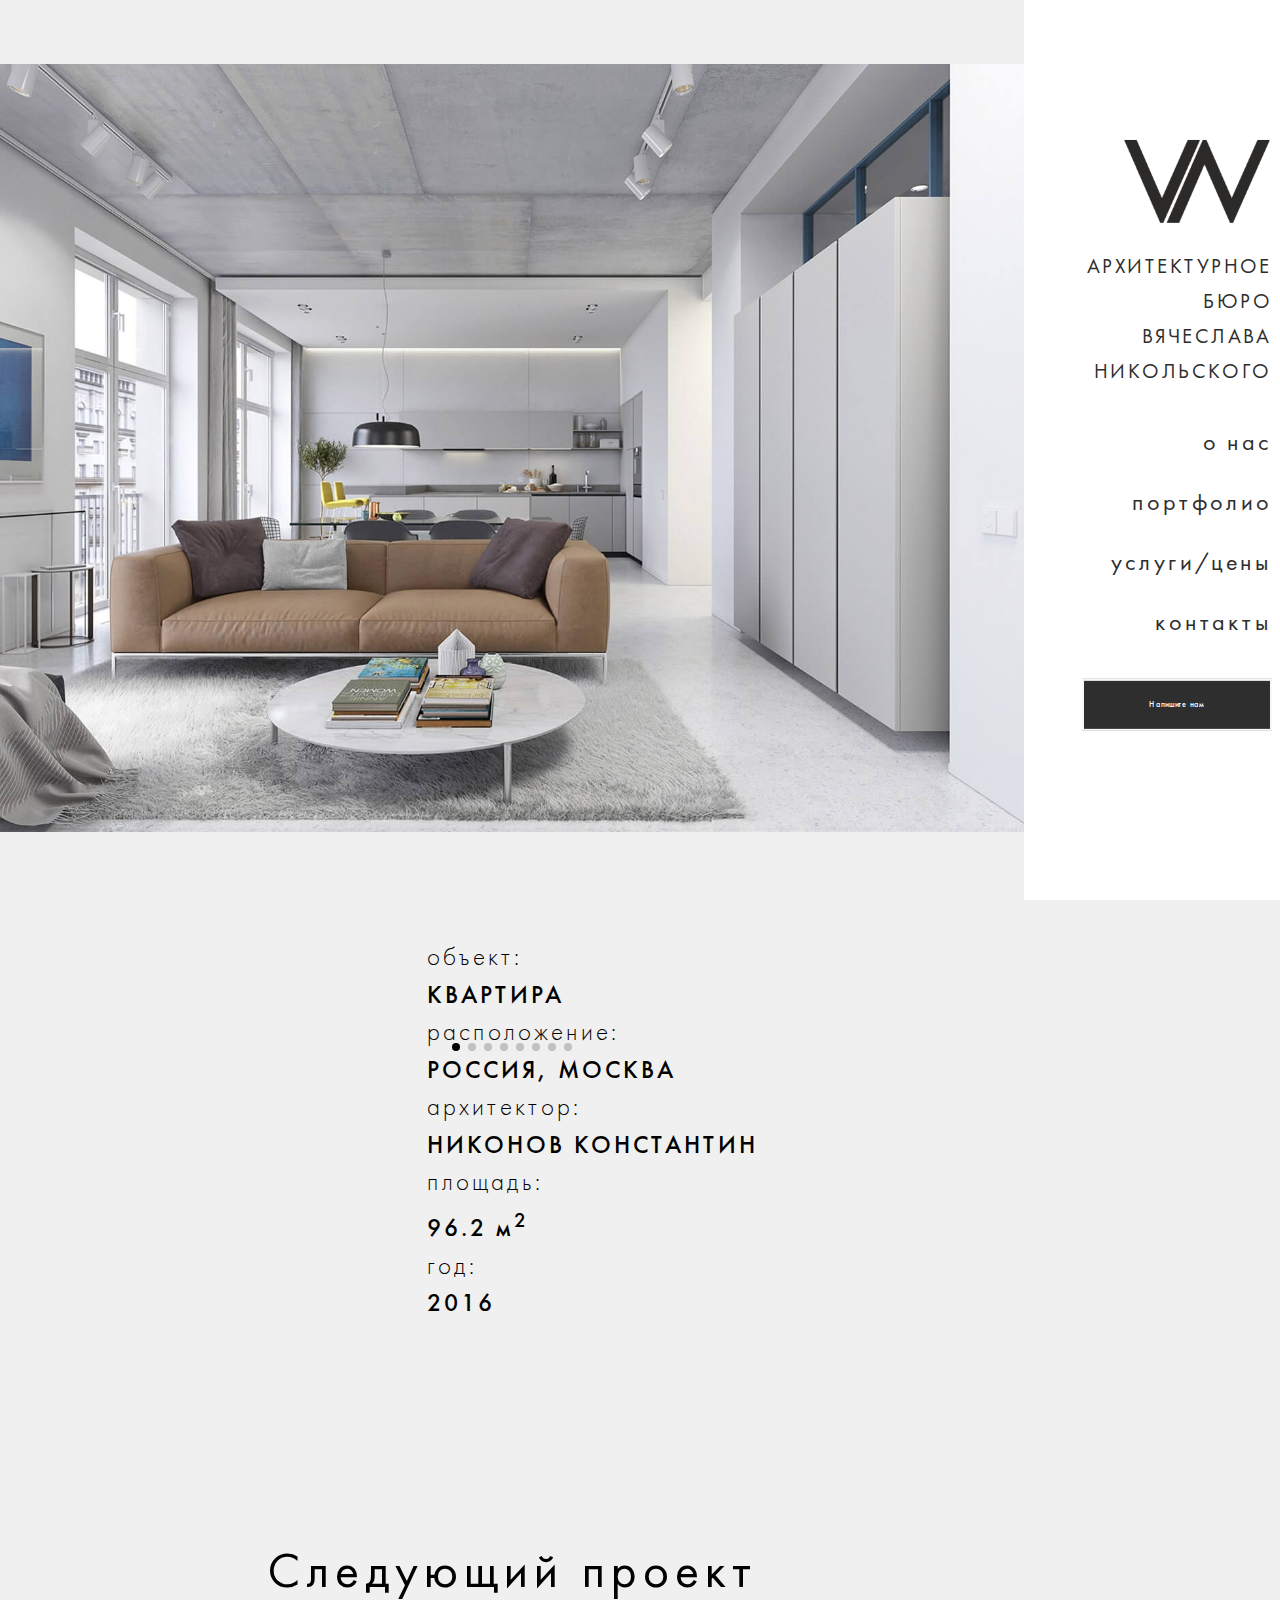
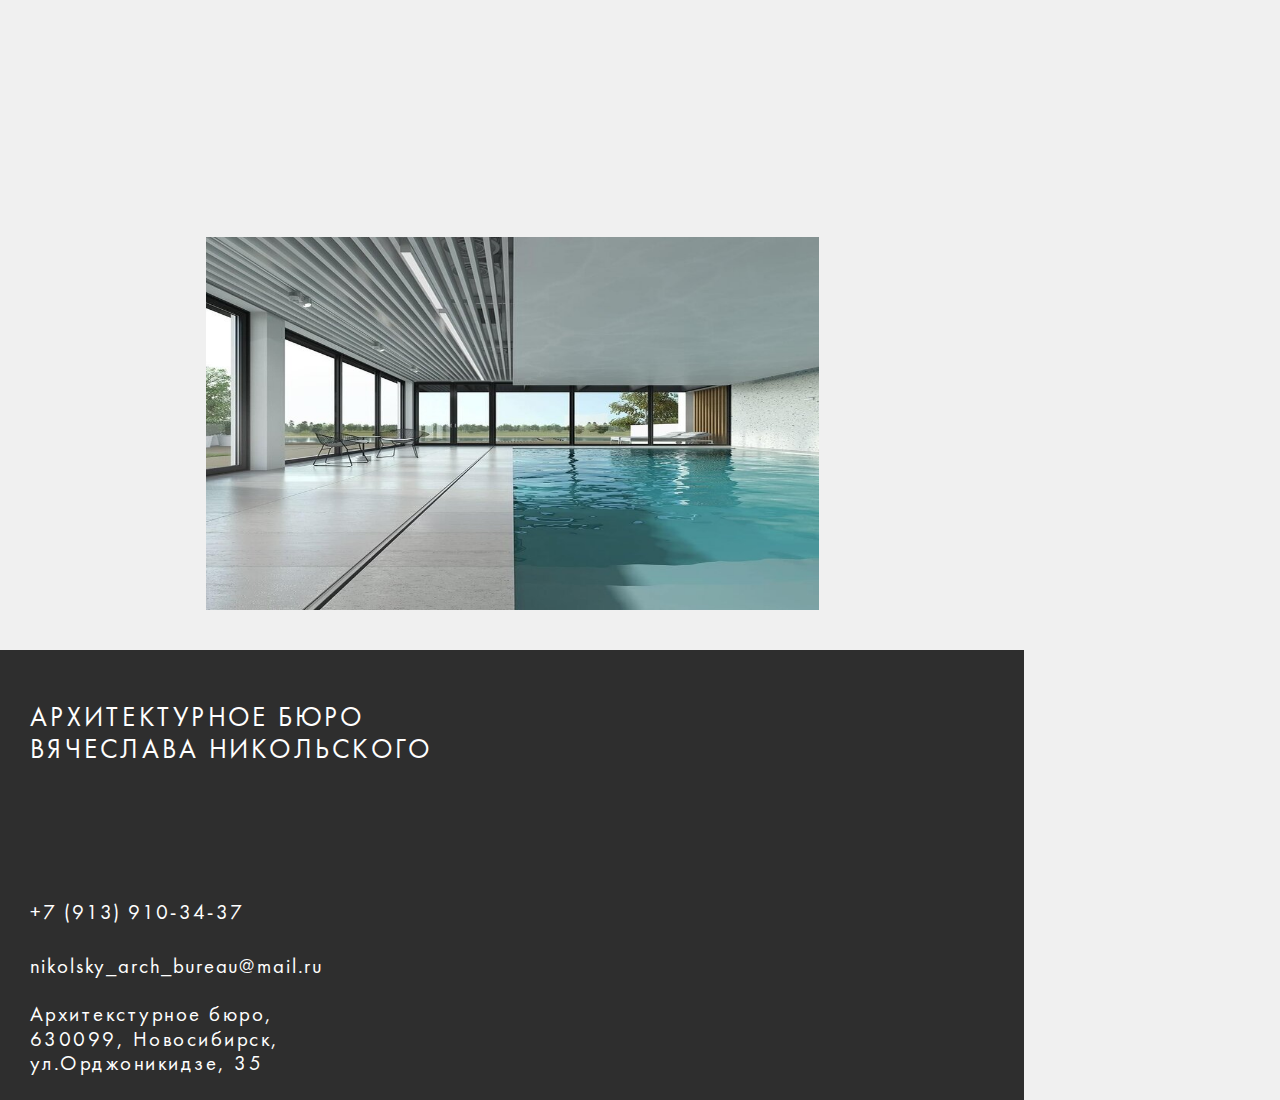
<file: project2.html>
<!DOCTYPE html>
<html xmlns=http://www.w3.org/1999/xhtml>

	<head>
		<!-- Yandex.Metrika counter -->
		<script type="text/javascript" >
			(function(m,e,t,r,i,k,a){m[i]=m[i]||function(){(m[i].a=m[i].a||[]).push(arguments)};
			m[i].l=1*new Date();k=e.createElement(t),a=e.getElementsByTagName(t)[0],k.async=1,k.src=r,a.parentNode.insertBefore(k,a)})
			(window, document, "script", "https://mc.yandex.ru/metrika/tag.js", "ym");
		
			ym(85249885, "init", {
				clickmap:true,
				trackLinks:true,
				accurateTrackBounce:true,
				webvisor:true
			});
		</script>
		<noscript>
			<div>
				<img src="https://mc.yandex.ru/watch/85249885" style="position:absolute; left:-9999px;" alt="" />
			</div>
		</noscript>
		<!-- /Yandex.Metrika counter -->
		<title>Архитектурное бюро Вячеслава Никольского</title>
		<meta charset=UTF-8>
		<link rel="stylesheet" href="css/style.css">
		<meta name="viewport" content="width=device-width, initial-scale=1">
		<link rel="apple-touch-icon" sizes="180x180" href="./img/apple-touch-icon.png">
		<link rel="icon" type="image/png" sizes="32x32" href="./img/favicon-32x32.png">
		<link rel="icon" type="image/png" sizes="16x16" href="./img/favicon-16x16.png">
		<link rel="manifest" href="./img/site.webmanifest">
		<link rel="mask-icon" href="./img/safari-pinned-tab.svg" color="#5bbad5">
		<meta name="msapplication-TileColor" content="#">
		<meta name="viewport" content="width=device-width, initial-scale=1">
		<link rel="stylesheet" href="https://unpkg.com/swiper/swiper-bundle.min.css" />
		<link href="https://cdn.jsdelivr.net/npm/bootstrap@5.0.0-beta2/dist/css/bootstrap.min.css" rel="stylesheet" integrity="sha384-BmbxuPwQa2lc/FVzBcNJ7UAyJxM6wuqIj61tLrc4wSX0szH/Ev+nYRRuWlolflfl" crossorigin="anonymous">
	</head>

	<body>
		<div class="mobile__block desktopnone">
			<a href="../index.html">
				<div class="mobile__logo">
					<img src="./img/logo.png">
				</div>
			</a>
			<div class="mobile__call">
				<a href="tel:+79139103437">
					<img src="./img/telephone.svg">
				</a>
			</div>
		</div>
		<div class="mobile__menu desktopnone">
			<ul>
				<a href="./index.html#section-one">
					<li>о нас —</li>
				</a>
			  	<a href="./index.html#section-two">
				  	<li>портфолио —</li>
			  	</a>
			  	<a href="./index.html#section-three">
				  	<li>услуги/цены —</li>
			  	</a>
			  	<a href="./index.html#section-four">
				  	<li>контакты —</li>
			  	</a>
			  	<a href="tel:+79139103437">
				  	<li class="mobile__menu__links mobile__menu__top__line">+7 (913) 910-34-37</li>
			  	</a>
			  	<a href="mailto:nikolsky_arch_bureau@mail.ru">
				  	<li class="mobile__menu__links mobile__menu__bottom__line">nikolsky_arch_bureau@mail.ru</li>
			  	</a>
				<span>АРХИТЕКТУРНОЕ<br>БЮРО<br>ВЯЧЕСЛАВА<br>НИКОЛЬСКОГО</span>
			</ul>
		</div>   
		<div class="mobile__menu__button desktopnone">
			<div class="mobile__menu__hamburger"></div>	  
		</div>
		<div class="" id="gray__overlay"></div>
		<div class="feedback__form" id="modal">
			<a href="#close" title="Закрыть" class="modal__arrow" id="modal__arrow">&#8594;</a>
			<div class="form__window">
				<form role="form" method="post" action="mail.php">
					<p>Имя</p>
					<input type="text" class="order__form__field" id="name" placeholder="Иван Иванов" name="user_name" value="" required>
					<p>Email</p>
					<input type="email" class="order__form__field" id="email" placeholder="newadress@newadress.com" name="user_email" value="" required>
					<p>Номер телефона</p>
					<input type="text" class="order__form__field" id="name" placeholder="+0 (000) 000-00-00" name="user_phone" value="" required>	
					<p>Ваше сообщение</p>			
					<textarea class="order__form__field" rows="10" placeholder="" name="user_message"></textarea>				
					<button class="send__button" id="submit" type="submit" value="SEND">Отправить</button>
					<br>
					<a class="politic__font">⃰&nbsp;Нажимая кнопку «Отправить», Вы соглашаетесь с политикой конфиденциальности</a>
				</form>
			</div>
		</div>
		<nav>
			<div class="menu__list">
				<a href="../index.html">				
					<div class="logo">
						<img src="./img/logo.png">
					</div>
				</a>
				
				<div class="menu__header">АРХИТЕКТУРНОЕ<br> БЮРО <br>ВЯЧЕСЛАВА <br>НИКОЛЬСКОГО</div>

				<ul>
					<div class="transition-translate fade__first__line">
						<li>
							<a href="./index.html#section-one" class="link">о нас</a>
						</li>
					</div>
					<div class="transition-translate fade__second__line">
						<li>
							<a href="./index.html#section-two" class="link">портфолио</a>
						</li>
					</div>
					<div class="transition-translate fade__third__line">
						<li>
							<a href="./index.html#section-three" class="link">услуги/цены</a>
						</li>
					</div>
					<div class="transition-translate fade__fifth__line">
						<li>
							<a href="./index.html#section-four" class="link">контакты</a>
						</li>
					</div>
					<li>
						<button class="fade__sixth__line" id="modal__button">
							<a href="#" onclick="return false;">Напишите нам</a>
						</button>
					</li>
				</ul>				
			</div>	
		</nav>
		<main>
			<section class="first__block mobilenone">
				<div class="container">
					<div class="row">
						<div class="col-md-6 mx-auto slider__block">
							<div class="swiper-container swiper gallery__slider__block">
								<div class="swiper-wrapper">
								  	<div class="swiper-slide">
									  <img src="./img/2/1.jpg" alt="" />
									</div>
								  	<div class="swiper-slide">									  
									  	<img src="./img/2/2.jpg" alt="" />
								  	</div>
								  	<div class="swiper-slide">									  
									  	<img src="./img/2/3.jpg" alt="" />
								  	</div>
								  	<div class="swiper-slide">									  
										<img src="./img/2/4.jpg" alt="" />
									</div>
									<div class="swiper-slide">
										<img src="./img/2/5.jpg" alt="" />
									  </div>
									<div class="swiper-slide">									  
										<img src="./img/2/6.jpg" alt="" />
									</div>
									<div class="swiper-slide">									  
										<img src="./img/2/7.jpg" alt="" />
									</div>
									<div class="swiper-slide">									  
										<img src="./img/2/8.jpg" alt="" />
									</div>
								</div>
								<div class="swiper-pagination"></div>
							</div>
							<div class="swiper-button-prev-unique">
								<img src="./img/back.svg">
							</div>
							<div class="swiper-button-next-unique">
								<img src="./img/next.svg">
							</div>
						</div>
					</div>
				</div>
			</section>
			
				<section class="desktopnone">
					<div class="container d-flex h-100 align-items-center">
						<div class="swiper-container swiper desktopnone">
							<div class="swiper-wrapper">
								<div class="swiper-slide">
									<img src="./img/2/1.jpg" alt="" />
							  	</div>
								<div class="swiper-slide">									  
									<img src="./img/2/2.jpg" alt="" />
								</div>
								<div class="swiper-slide">									  
									<img src="./img/2/3.jpg" alt="" />
								</div>
								<div class="swiper-slide">									  
								  <img src="./img/2/4.jpg" alt="" />
							  	</div>
							 	<div class="swiper-slide">
								  <img src="./img/2/5.jpg" alt="" />
								</div>
							  	<div class="swiper-slide">									  
								  	<img src="./img/2/6.jpg" alt="" />
							  	</div>
							  	<div class="swiper-slide">									  
								  	<img src="./img/2/7.jpg" alt="" />
							  	</div>
							  	<div class="swiper-slide">									  
								  	<img src="./img/2/8.jpg" alt="" />
							  	</div>
						  	</div>
							<div class="swiper-pagination"></div>					
						</div>
					</div>
				</div>		
			</section>

			<section class="arrow__to__next__work__block">
				<div class="container">
					<div class="row">
						<div class="col-md-6 mx-auto text__to__next__work__block">
							<div class="gallery__hover__effect__text">
								<ul>
									<li>объект:</li>
									<li>КВАРТИРА</li>
									<li>расположение:</li>
									<li>РОССИЯ, МОСКВА</li>
									<li>архитектор:</li>
									<li>НИКОНОВ КОНСТАНТИН</li>
									<li>площадь:</li>
									<li>96.2 м<sup>2</sup></li>
									<li>год:</li>
									<li>2016</li>
								</ul>
							</div>
						</div>
						<div class="col-md-6 mx-auto">
						</div>
					</div>       
				</div>
			</section>

			<section class="arrow__to__next__work__block">
				<div class="container">
					<div class="row">
						<div class="col-md-6 mx-auto text__to__next__work__block mobilenone">
							<a href="./project3.html" class="link">
								<span>Следующий проект</span>
							</a>
						</div>

						<div class="col-md-6 mx-auto image__to__next__work__block mobilenone">
							<a href="./project3.html" class="link">
								<img src="./img/3/cover.jpg" class="img-fluid" alt="Следующий проект">
							</a>
						</div> 
						<div class="mobail__next__gallery__block desktopnone">
							<a href="./project3.html" class="link">
								<div class="gray__overlay__mobile"></div>
								<img src="./img/3/cover.jpg" class="img-fluid" alt="Следующий проект">							
								<span>
									<h2>Следующий проект</h2>
								</span>
							</a>
						</div>             
					</div>       
				</div>
			</section>

			<footer>
				<section>
					<div class="container">
						<div class="row">
							<div class="col-md-6 mx-auto footer__info">
								<h1>АРХИТЕКТУРНОЕ БЮРО<br> ВЯЧЕСЛАВА НИКОЛЬСКОГО</h1>
								<ul class="footer__info__list">					
									<li>
										<a href="tel:+79139103437">+7 (913) 910-34-37</a>
									</li>
									<br>
									<li>
										<a href="mailto:nikolsky_arch_bureau@mail.ru">nikolsky_arch_bureau@mail.ru</a>
									</li>
									<br>
									<li>
										<p>Aрхитекстурное бюро,<br>
											630099, Новосибирск,<br>
											ул.Орджоникидзе, 35
										</p>
									</li>
								</ul>
							</div>

							<div class="col-md-6 mx-auto ymaps-layers-pane zero__padding">
								<script type="text/javascript" charset="utf-8" async src="https://api-maps.yandex.ru/services/constructor/1.0/js/?um=constructor%3A4c949fbc08290c0155efe5b75a0bc4a19f80f0cea8b44aee3c2031cc870fae60&amp;width=100%&amp;height=100%&amp;lang=ru_RU&amp;scroll=true"></script>
							</div>              
						</div>       
					</div>
				</section>
			</footer>
		</main>
	</body>
	<script src="../js/script.js"></script>
	<script src="../js/scroll.js"></script>
	<script src="https://unpkg.com/swiper/swiper-bundle.min.js"></script>
	<script>
		var swiper = new Swiper('.swiper-container', {
		  pagination: {
			el: '.swiper-pagination',
		  },
		  navigation: {
			nextEl: '.swiper-button-next-unique',
    		prevEl: '.swiper-button-prev-unique'
		  },
		});
	</script>
</body>
</body>
</html>
</html>
</file>
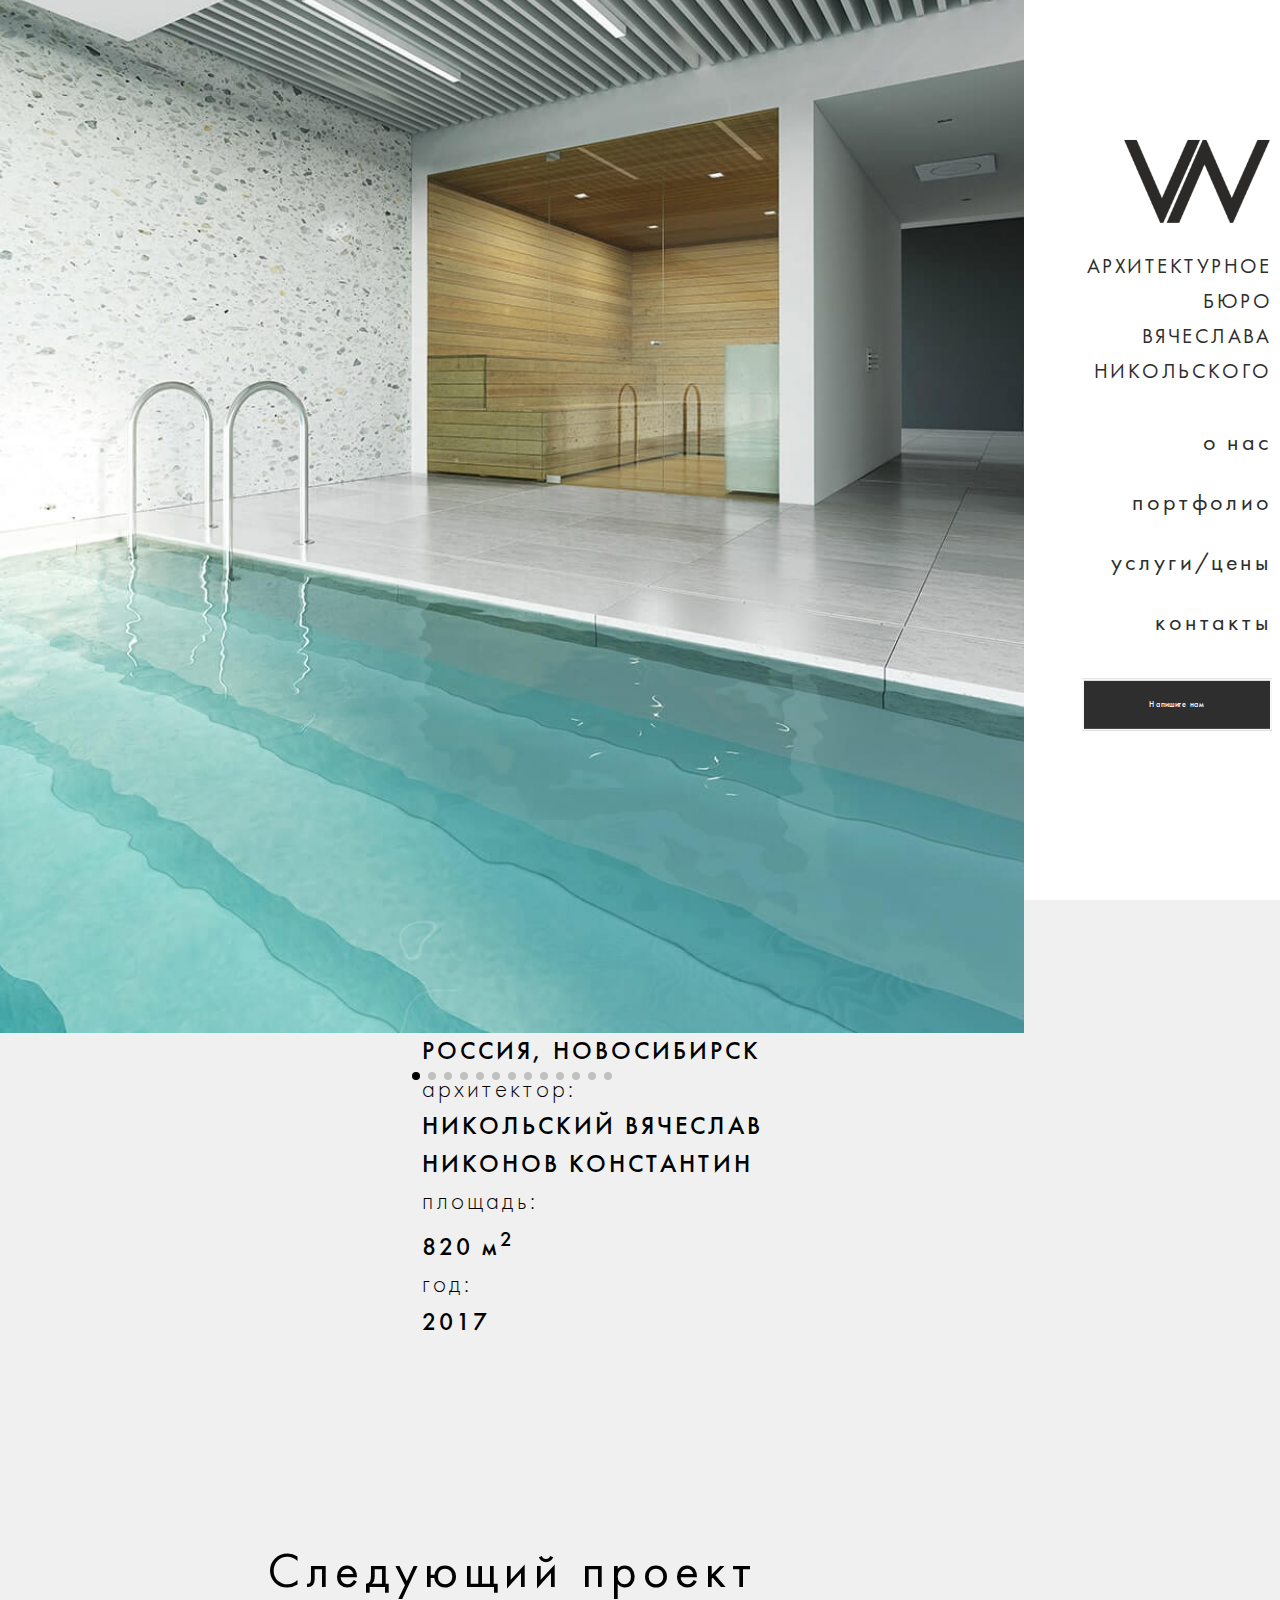
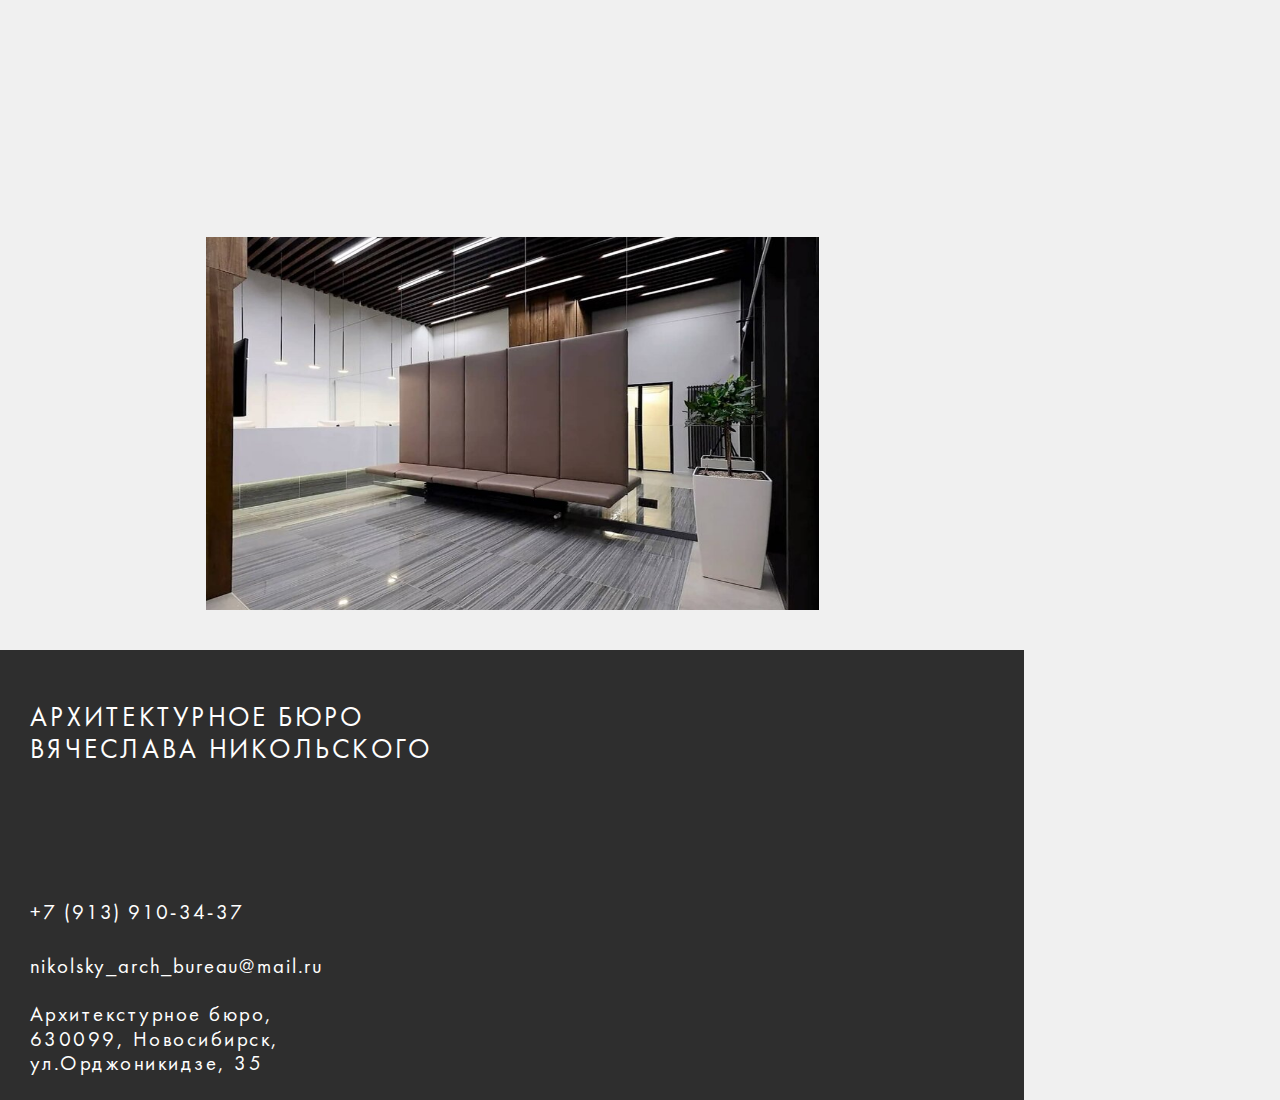
<file: project3.html>
<!DOCTYPE html>
<html xmlns=http://www.w3.org/1999/xhtml>

	<head>
		<!-- Yandex.Metrika counter -->
		<script type="text/javascript" >
			(function(m,e,t,r,i,k,a){m[i]=m[i]||function(){(m[i].a=m[i].a||[]).push(arguments)};
			m[i].l=1*new Date();k=e.createElement(t),a=e.getElementsByTagName(t)[0],k.async=1,k.src=r,a.parentNode.insertBefore(k,a)})
			(window, document, "script", "https://mc.yandex.ru/metrika/tag.js", "ym");
		
			ym(85249885, "init", {
				clickmap:true,
				trackLinks:true,
				accurateTrackBounce:true,
				webvisor:true
			});
		</script>
		<noscript>
			<div>
				<img src="https://mc.yandex.ru/watch/85249885" style="position:absolute; left:-9999px;" alt="" />
			</div>
		</noscript>
		<!-- /Yandex.Metrika counter -->
		<title>Архитектурное бюро Вячеслава Никольского</title>
		<meta charset=UTF-8>
		<link rel="stylesheet" href="css/style.css">
		<meta name="viewport" content="width=device-width, initial-scale=1">
		<link rel="apple-touch-icon" sizes="180x180" href="./img/apple-touch-icon.png">
		<link rel="icon" type="image/png" sizes="32x32" href="./img/favicon-32x32.png">
		<link rel="icon" type="image/png" sizes="16x16" href="./img/favicon-16x16.png">
		<link rel="manifest" href="./img/site.webmanifest">
		<link rel="mask-icon" href="./img/safari-pinned-tab.svg" color="#5bbad5">
		<meta name="msapplication-TileColor" content="#">
		<meta name="viewport" content="width=device-width, initial-scale=1">
		<link rel="stylesheet" href="https://unpkg.com/swiper/swiper-bundle.min.css" />
		<link href="https://cdn.jsdelivr.net/npm/bootstrap@5.0.0-beta2/dist/css/bootstrap.min.css" rel="stylesheet" integrity="sha384-BmbxuPwQa2lc/FVzBcNJ7UAyJxM6wuqIj61tLrc4wSX0szH/Ev+nYRRuWlolflfl" crossorigin="anonymous">
	</head>

	<body>
		<div class="mobile__block desktopnone">
			<a href="../index.html">
				<div class="mobile__logo">
					<img src="./img/logo.png">
				</div>
			</a>
			<div class="mobile__call">
				<a href="tel:+79139103437">
					<img src="./img/telephone.svg">
				</a>
			</div>
		</div>
		<div class="mobile__menu desktopnone">
			<ul>
				<a href="./index.html#section-one">
					<li>о нас —</li>
				</a>
			  	<a href="./index.html#section-two">
				  	<li>портфолио —</li>
			  	</a>
			  	<a href="./index.html#section-three">
				  	<li>услуги/цены —</li>
			  	</a>
			  	<a href="./index.html#section-four">
				  	<li>контакты —</li>
			  	</a>
			  	<a href="tel:+79139103437">
				  	<li class="mobile__menu__links mobile__menu__top__line">+7 (913) 910-34-37</li>
			  	</a>
			  	<a href="mailto:nikolsky_arch_bureau@mail.ru">
				  	<li class="mobile__menu__links mobile__menu__bottom__line">nikolsky_arch_bureau@mail.ru</li>
			  	</a>
				<span>АРХИТЕКТУРНОЕ<br>БЮРО<br>ВЯЧЕСЛАВА<br>НИКОЛЬСКОГО</span>
			</ul>
		</div>   
		<div class="mobile__menu__button desktopnone">
			<div class="mobile__menu__hamburger"></div>	  
		</div>
		<div class="" id="gray__overlay"></div>
		<div class="feedback__form" id="modal">
			<a href="#close" title="Закрыть" class="modal__arrow" id="modal__arrow">&#8594;</a>
			<div class="form__window">
				<form role="form" method="post" action="mail.php">
					<p>Имя</p>
					<input type="text" class="order__form__field" id="name" placeholder="Иван Иванов" name="user_name" value="" required>
					<p>Email</p>
					<input type="email" class="order__form__field" id="email" placeholder="newadress@newadress.com" name="user_email" value="" required>
					<p>Номер телефона</p>
					<input type="text" class="order__form__field" id="name" placeholder="+0 (000) 000-00-00" name="user_phone" value="" required>	
					<p>Ваше сообщение</p>			
					<textarea class="order__form__field" rows="10" placeholder="" name="user_message"></textarea>				
					<button class="send__button" id="submit" type="submit" value="SEND">Отправить</button>
					<br>
					<a class="politic__font">⃰&nbsp;Нажимая кнопку «Отправить», Вы соглашаетесь с политикой конфиденциальности</a>
				</form>
			</div>
		</div>
		<nav>
			<div class="menu__list">
				<a href="../index.html">				
					<div class="logo">
						<img src="./img/logo.png">
					</div>
				</a>
				
				<div class="menu__header">АРХИТЕКТУРНОЕ<br> БЮРО <br>ВЯЧЕСЛАВА <br>НИКОЛЬСКОГО</div>

				<ul>
					<div class="transition-translate fade__first__line">
						<li>
							<a href="./index.html#section-one" class="link">о нас</a>
						</li>
					</div>
					<div class="transition-translate fade__second__line">
						<li>
							<a href="./index.html#section-two" class="link">портфолио</a>
						</li>
					</div>
					<div class="transition-translate fade__third__line">
						<li>
							<a href="./index.html#section-three" class="link">услуги/цены</a>
						</li>
					</div>
					<div class="transition-translate fade__fifth__line">
						<li>
							<a href="./index.html#section-four" class="link">контакты</a>
						</li>
					</div>
					<li>
						<button class="fade__sixth__line" id="modal__button">
							<a href="#" onclick="return false;">Напишите нам</a>
						</button>
					</li>
				</ul>				
			</div>	
		</nav>
		<main>
			<section class="first__block mobilenone">
				<div class="container">
					<div class="row">
						<div class="col-md-6 mx-auto slider__block">
							<div class="swiper-container swiper gallery__slider__block">
								<div class="swiper-wrapper">
								  	<div class="swiper-slide">
									  <img src="./img/3/1.jpg" alt="" />
									</div>
								  	<div class="swiper-slide">									  
									  	<img src="./img/3/2.jpg" alt="" />
								  	</div>
								  	<div class="swiper-slide">									  
									  	<img src="./img/3/3.jpg" alt="" />
								  	</div>
								  	<div class="swiper-slide">									  
										<img src="./img/3/4.jpg" alt="" />
									</div>
									<div class="swiper-slide">
										<img src="./img/3/5.jpg" alt="" />
									</div>
									<div class="swiper-slide">									  
										<img src="./img/3/6.jpg" alt="" />
									</div>
									<div class="swiper-slide">									  
										<img src="./img/3/7.jpg" alt="" />
									</div>
									<div class="swiper-slide">									  
										<img src="./img/3/8.jpg" alt="" />
									</div>
								  	<div class="swiper-slide">
										<img src="./img/3/9.jpg" alt="" />
									</div>
									<div class="swiper-slide">									  
										<img src="./img/3/10.jpg" alt="" />
									</div>
									<div class="swiper-slide">									  
										<img src="./img/3/11.jpg" alt="" />
									</div>
									<div class="swiper-slide">									  
										<img src="./img/3/12.jpg" alt="" />
									</div>
									<div class="swiper-slide">									  
										<img src="./img/3/13.jpg" alt="" />
									</div>
								</div>
								<div class="swiper-pagination"></div>
							</div>
							<div class="swiper-button-prev-unique">
								<img src="./img/back.svg">
							</div>
							<div class="swiper-button-next-unique">
								<img src="./img/next.svg">
							</div>
						</div>
					</div>
				</div>
			</section>
			
				<section class="desktopnone">
					<div class="container d-flex h-100 align-items-center">
						<div class="swiper-container swiper desktopnone">
							<div class="swiper-wrapper">
								<div class="swiper-slide">
									<img src="./img/3/1.jpg" alt="" />
							  	</div>
								<div class="swiper-slide">									  
									<img src="./img/3/2.jpg" alt="" />
								</div>
								<div class="swiper-slide">									  
									<img src="./img/3/3.jpg" alt="" />
								</div>
								<div class="swiper-slide">									  
								  	<img src="./img/3/4.jpg" alt="" />
								</div>
							  	<div class="swiper-slide">
								  	<img src="./img/3/5.jpg" alt="" />
							  	</div>
							  	<div class="swiper-slide">									  
								  	<img src="./img/3/6.jpg" alt="" />
							  	</div>
							  	<div class="swiper-slide">									  
								  	<img src="./img/3/7.jpg" alt="" />
							  	</div>
							  	<div class="swiper-slide">									  
								  	<img src="./img/3/8.jpg" alt="" />
							  	</div>
								<div class="swiper-slide">
								  	<img src="./img/3/9.jpg" alt="" />
							  	</div>
							  	<div class="swiper-slide">									  
								  	<img src="./img/3/10.jpg" alt="" />
							  	</div>
							  	<div class="swiper-slide">									  
								  	<img src="./img/3/11.jpg" alt="" />
							  	</div>
							  	<div class="swiper-slide">									  
								  	<img src="./img/3/12.jpg" alt="" />
							  	</div>
							  	<div class="swiper-slide">									  
								  <img src="./img/3/13.jpg" alt="" />
								</div>
						  	</div>
						  	<div class="swiper-pagination"></div>					
						</div>
					</div>
				</section>

			<section class="arrow__to__next__work__block">
				<div class="container">
					<div class="row">
						<div class="col-md-6 mx-auto text__to__next__work__block">
							<div class="gallery__hover__effect__text">
								<ul>
									<li>объект:</li>
									<li>ВИЛЛА</li>
									<li>расположение:</li>
									<li>РОССИЯ, НОВОСИБИРСК</li>
									<li>архитектор:</li>
									<li>НИКОЛЬСКИЙ ВЯЧЕСЛАВ<br>НИКОНОВ КОНСТАНТИН</li>
									<li>площадь:</li>
									<li>820 м<sup>2</sup></li>
									<li>год:</li>
									<li>2017</li>
								</ul>
							</div>
						</div>
						<div class="col-md-6 mx-auto">
						</div>
					</div>       
				</div>
			</section>

			<section class="arrow__to__next__work__block">
				<div class="container">
					<div class="row">
						<div class="col-md-6 mx-auto text__to__next__work__block mobilenone">
							<a href="./project4.html" class="link">
								<span>Следующий проект</span>
							</a>
						</div>

						<div class="col-md-6 mx-auto image__to__next__work__block mobilenone">
							<a href="./project4.html" class="link">
								<img src="./img/4/cover.jpg" class="img-fluid" alt="Следующий проект">
							</a>
						</div>
						<div class="mobail__next__gallery__block desktopnone">
							<a href="./project4.html" class="link">
								<div class="gray__overlay__mobile"></div>
								<img src="./img/4/cover.jpg" class="img-fluid" alt="Следующий проект">							
								<span>
									<h2>Следующий проект</h2>
								</span>
							</a>
						</div>            
					</div>       
				</div>
			</section>

			<footer>
				<section>
					<div class="container">
						<div class="row">
							<div class="col-md-6 mx-auto footer__info">
								<h1>АРХИТЕКТУРНОЕ БЮРО<br> ВЯЧЕСЛАВА НИКОЛЬСКОГО</h1>
								<ul class="footer__info__list">					
									<li>
										<a href="tel:+79139103437">+7 (913) 910-34-37</a>
									</li>
									<br>
									<li>
										<a href="mailto:nikolsky_arch_bureau@mail.ru">nikolsky_arch_bureau@mail.ru</a>
									</li>
									<br>
									<li>
										<p>Aрхитекстурное бюро,<br>
											630099, Новосибирск,<br>
											ул.Орджоникидзе, 35
										</p>
									</li>
								</ul>
							</div>

							<div class="col-md-6 mx-auto ymaps-layers-pane zero__padding">
								<script type="text/javascript" charset="utf-8" async src="https://api-maps.yandex.ru/services/constructor/1.0/js/?um=constructor%3A4c949fbc08290c0155efe5b75a0bc4a19f80f0cea8b44aee3c2031cc870fae60&amp;width=100%&amp;height=100%&amp;lang=ru_RU&amp;scroll=true"></script>
							</div>              
						</div>       
					</div>
				</section>
			</footer>
		</main>
	</body>
	<script src="../js/script.js"></script>
	<script src="../js/scroll.js"></script>
	<script src="https://unpkg.com/swiper/swiper-bundle.min.js"></script>
	<script>
		var swiper = new Swiper('.swiper-container', {
		  pagination: {
			el: '.swiper-pagination',
		  },
		  navigation: {
			nextEl: '.swiper-button-next-unique',
    		prevEl: '.swiper-button-prev-unique'
		  },
		});
	</script>
</body>
</html>
</html>
</file>
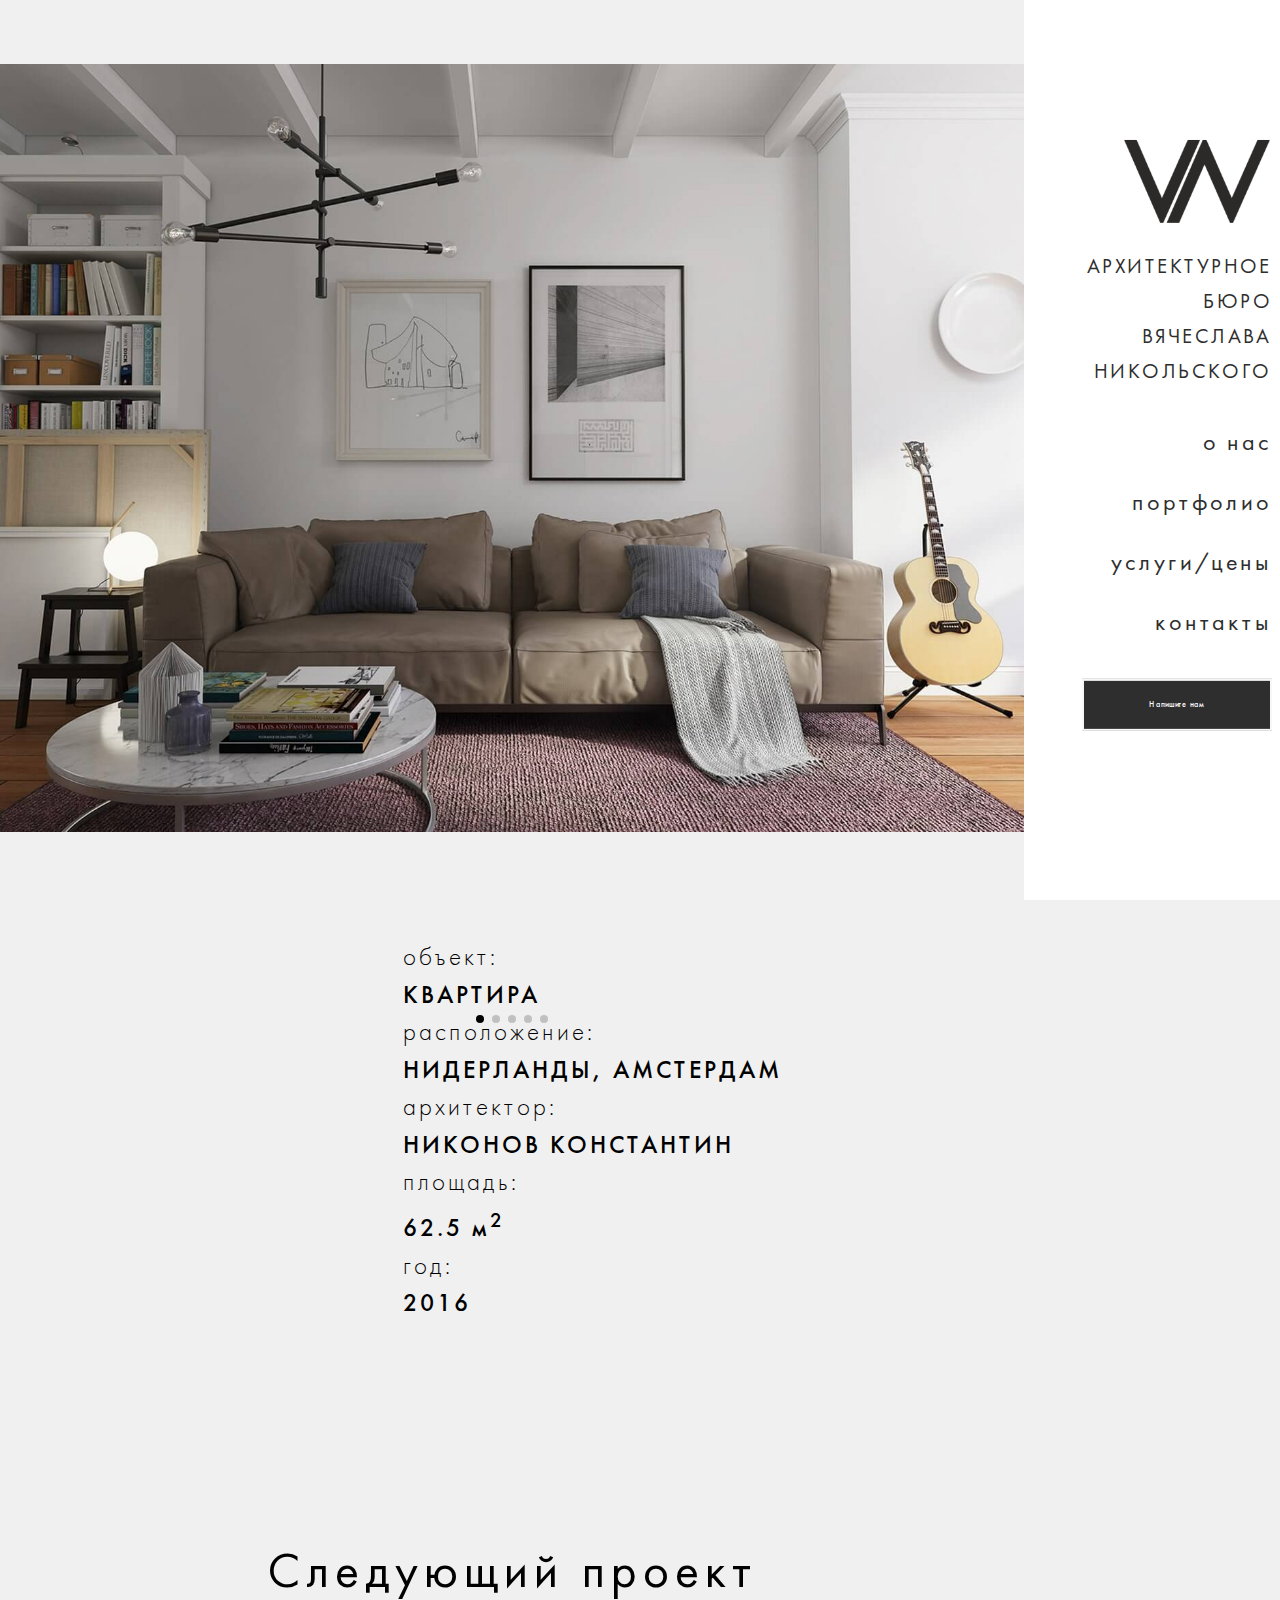
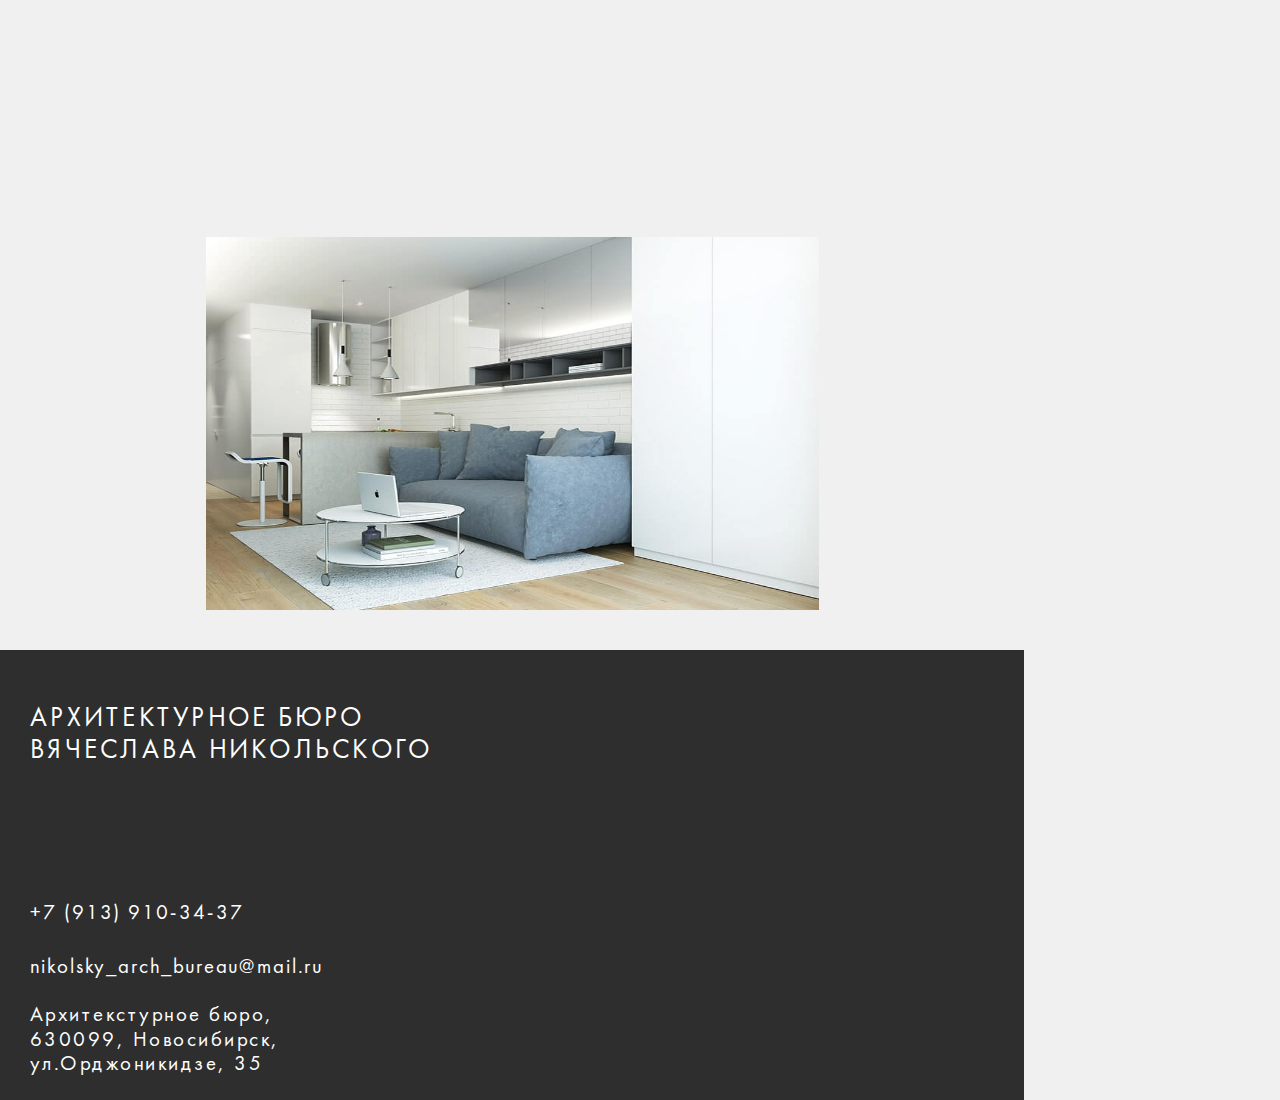
<file: project5.html>
<!DOCTYPE html>
<html xmlns=http://www.w3.org/1999/xhtml>

	<head>
		<!-- Yandex.Metrika counter -->
		<script type="text/javascript" >
			(function(m,e,t,r,i,k,a){m[i]=m[i]||function(){(m[i].a=m[i].a||[]).push(arguments)};
			m[i].l=1*new Date();k=e.createElement(t),a=e.getElementsByTagName(t)[0],k.async=1,k.src=r,a.parentNode.insertBefore(k,a)})
			(window, document, "script", "https://mc.yandex.ru/metrika/tag.js", "ym");
		
			ym(85249885, "init", {
				clickmap:true,
				trackLinks:true,
				accurateTrackBounce:true,
				webvisor:true
			});
		</script>
		<noscript>
			<div>
				<img src="https://mc.yandex.ru/watch/85249885" style="position:absolute; left:-9999px;" alt="" />
			</div>
		</noscript>
		<!-- /Yandex.Metrika counter -->
		<title>Архитектурное бюро Вячеслава Никольского</title>
		<meta charset=UTF-8>
		<link rel="stylesheet" href="css/style.css">
		<meta name="viewport" content="width=device-width, initial-scale=1">
		<link rel="apple-touch-icon" sizes="180x180" href="./img/apple-touch-icon.png">
		<link rel="icon" type="image/png" sizes="32x32" href="./img/favicon-32x32.png">
		<link rel="icon" type="image/png" sizes="16x16" href="./img/favicon-16x16.png">
		<link rel="manifest" href="./img/site.webmanifest">
		<link rel="mask-icon" href="./img/safari-pinned-tab.svg" color="#5bbad5">
		<meta name="msapplication-TileColor" content="#">
		<meta name="viewport" content="width=device-width, initial-scale=1">
		<link rel="stylesheet" href="https://unpkg.com/swiper/swiper-bundle.min.css" />
		<link href="https://cdn.jsdelivr.net/npm/bootstrap@5.0.0-beta2/dist/css/bootstrap.min.css" rel="stylesheet" integrity="sha384-BmbxuPwQa2lc/FVzBcNJ7UAyJxM6wuqIj61tLrc4wSX0szH/Ev+nYRRuWlolflfl" crossorigin="anonymous">
	</head>

	<body>
		<div class="mobile__block desktopnone">
			<a href="../index.html">
				<div class="mobile__logo">
					<img src="./img/logo.png">
				</div>
			</a>
			<div class="mobile__call">
				<a href="tel:+79139103437">
					<img src="./img/telephone.svg">
				</a>
			</div>
		</div>
		<div class="mobile__menu desktopnone">
			<ul>
				<a href="./index.html#section-one">
					<li>о нас —</li>
				</a>
			  	<a href="./index.html#section-two">
				  	<li>портфолио —</li>
			  	</a>
			  	<a href="./index.html#section-three">
				  	<li>услуги/цены —</li>
			  	</a>
			  	<a href="./index.html#section-four">
				  	<li>контакты —</li>
			  	</a>
			  	<a href="tel:+79139103437">
				  	<li class="mobile__menu__links mobile__menu__top__line">+7 (913) 910-34-37</li>
			  	</a>
			  	<a href="mailto:nikolsky_arch_bureau@mail.ru">
				  	<li class="mobile__menu__links mobile__menu__bottom__line">nikolsky_arch_bureau@mail.ru</li>
			  	</a>
				<span>АРХИТЕКТУРНОЕ<br>БЮРО<br>ВЯЧЕСЛАВА<br>НИКОЛЬСКОГО</span>
			</ul>
		</div>   
		<div class="mobile__menu__button desktopnone">
			<div class="mobile__menu__hamburger"></div>	  
		</div>
		<div class="" id="gray__overlay"></div>
		<div class="feedback__form" id="modal">
			<a href="#close" title="Закрыть" class="modal__arrow" id="modal__arrow">&#8594;</a>
			<div class="form__window">
				<form role="form" method="post" action="mail.php">
					<p>Имя</p>
					<input type="text" class="order__form__field" id="name" placeholder="Иван Иванов" name="user_name" value="" required>
					<p>Email</p>
					<input type="email" class="order__form__field" id="email" placeholder="newadress@newadress.com" name="user_email" value="" required>
					<p>Номер телефона</p>
					<input type="text" class="order__form__field" id="name" placeholder="+0 (000) 000-00-00" name="user_phone" value="" required>	
					<p>Ваше сообщение</p>			
					<textarea class="order__form__field" rows="10" placeholder="" name="user_message"></textarea>				
					<button class="send__button" id="submit" type="submit" value="SEND">Отправить</button>
					<br>
					<a class="politic__font">⃰&nbsp;Нажимая кнопку «Отправить», Вы соглашаетесь с политикой конфиденциальности</a>
				</form>
			</div>
		</div>
		<nav>
			<div class="menu__list">
				<a href="../index.html">				
					<div class="logo">
						<img src="./img/logo.png">
					</div>
				</a>
				
				<div class="menu__header">АРХИТЕКТУРНОЕ<br> БЮРО <br>ВЯЧЕСЛАВА <br>НИКОЛЬСКОГО</div>

				<ul>
					<div class="transition-translate fade__first__line">
						<li>
							<a href="./index.html#section-one" class="link">о нас</a>
						</li>
					</div>
					<div class="transition-translate fade__second__line">
						<li>
							<a href="./index.html#section-two" class="link">портфолио</a>
						</li>
					</div>
					<div class="transition-translate fade__third__line">
						<li>
							<a href="./index.html#section-three" class="link">услуги/цены</a>
						</li>
					</div>
					<div class="transition-translate fade__fifth__line">
						<li>
							<a href="./index.html#section-four" class="link">контакты</a>
						</li>
					</div>
					<li>
						<button class="fade__sixth__line" id="modal__button">
							<a href="#" onclick="return false;">Напишите нам</a>
						</button>
					</li>
				</ul>				
			</div>	
		</nav>
		<main>
			<section class="first__block mobilenone">
				<div class="container">
					<div class="row">
						<div class="col-md-6 mx-auto slider__block">
							<div class="swiper-container swiper gallery__slider__block">
								<div class="swiper-wrapper">
								  	<div class="swiper-slide">
									  <img src="./img/5/1.jpg" alt="" />
									</div>
								  	<div class="swiper-slide">									  
									  	<img src="./img/5/2.jpg" alt="" />
								  	</div>
								  	<div class="swiper-slide">									  
									  	<img src="./img/5/3.jpg" alt="" />
								  	</div>
								  	<div class="swiper-slide">									  
										<img src="./img/5/4.jpg" alt="" />
									</div>
									<div class="swiper-slide">									  
										<img src="./img/5/5.jpg" alt="" />
									</div>
								</div>
								<div class="swiper-pagination"></div>
							</div>
							<div class="swiper-button-prev-unique">
								<img src="./img/back.svg">
							</div>
							<div class="swiper-button-next-unique">
								<img src="./img/next.svg">
							</div>
						</div>
					</div>
				</div>
			</section>
			
				<section class="desktopnone">
					<div class="container d-flex h-100 align-items-center">
						<div class="swiper-container swiper desktopnone">
							<div class="swiper-wrapper">
								<div class="swiper-slide">
									<img src="./img/5/1.jpg" alt="" />
							  	</div>
								<div class="swiper-slide">									  
									<img src="./img/5/2.jpg" alt="" />
								</div>
								<div class="swiper-slide">									  
									<img src="./img/5/3.jpg" alt="" />
								</div>
								<div class="swiper-slide">									  
								  	<img src="./img/5/4.jpg" alt="" />
							 	</div>
							  	<div class="swiper-slide">									  
								  	<img src="./img/5/5.jpg" alt="" />
							  	</div>
						  	</div>
							<div class="swiper-pagination"></div>					
						</div>
					</div>
				</section>

			<section class="arrow__to__next__work__block">
				<div class="container">
					<div class="row">
						<div class="col-md-6 mx-auto text__to__next__work__block">
							<div class="gallery__hover__effect__text">
								<ul>
									<li>объект:</li>
									<li>КВАРТИРА</li>
									<li>расположение:</li>
									<li>НИДЕРЛАНДЫ, АМСТЕРДАМ</li>
									<li>архитектор:</li>
									<li>НИКОНОВ КОНСТАНТИН</li>
									<li>площадь:</li>
									<li>62.5 м<sup>2</sup></li>
									<li>год:</li>
									<li>2016</li>
								</ul>
							</div>
						</div>
						<div class="col-md-6 mx-auto">
						</div>
					</div>       
				</div>
			</section>

			<section class="arrow__to__next__work__block">
				<div class="container">
					<div class="row">
						<div class="col-md-6 mx-auto text__to__next__work__block mobilenone">
							<a href="./project6.html" class="link">
								<span>Следующий проект</span>
							</a>
						</div>

						<div class="col-md-6 mx-auto image__to__next__work__block mobilenone">
							<a href="./project6.html" class="link">
								<img src="./img/6/cover.jpg" class="img-fluid" alt="Следующий проект">
							</a>
						</div>
						<div class="mobail__next__gallery__block desktopnone">
							<a href="./project6.html" class="link">
								<div class="gray__overlay__mobile"></div>
								<img src="./img/6/cover.jpg" class="img-fluid" alt="Следующий проект">							
								<span>
									<h2>Следующий проект</h2>
								</span>
							</a>
						</div>            
					</div>       
				</div>
			</section>

			<footer>
				<section>
					<div class="container">
						<div class="row">
							<div class="col-md-6 mx-auto footer__info">
								<h1>АРХИТЕКТУРНОЕ БЮРО<br> ВЯЧЕСЛАВА НИКОЛЬСКОГО</h1>
								<ul class="footer__info__list">					
									<li>
										<a href="tel:+79139103437">+7 (913) 910-34-37</a>
									</li>
									<br>
									<li>
										<a href="mailto:nikolsky_arch_bureau@mail.ru">nikolsky_arch_bureau@mail.ru</a>
									</li>
									<br>
									<li>
										<p>Aрхитекстурное бюро,<br>
											630099, Новосибирск,<br>
											ул.Орджоникидзе, 35
										</p>
									</li>
								</ul>
							</div>

							<div class="col-md-6 mx-auto ymaps-layers-pane zero__padding">
								<script type="text/javascript" charset="utf-8" async src="https://api-maps.yandex.ru/services/constructor/1.0/js/?um=constructor%3A4c949fbc08290c0155efe5b75a0bc4a19f80f0cea8b44aee3c2031cc870fae60&amp;width=100%&amp;height=100%&amp;lang=ru_RU&amp;scroll=true"></script>
							</div>              
						</div>       
					</div>
				</section>
			</footer>
		</main>
	</body>
	<script src="../js/script.js"></script>
	<script src="../js/scroll.js"></script>
	<script src="https://unpkg.com/swiper/swiper-bundle.min.js"></script>
	<script>
		var swiper = new Swiper('.swiper-container', {
		  pagination: {
			el: '.swiper-pagination',
		  },
		  navigation: {
			nextEl: '.swiper-button-next-unique',
    		prevEl: '.swiper-button-prev-unique'
		  },
		});
	</script>
</body>
</html>
</html>
</file>
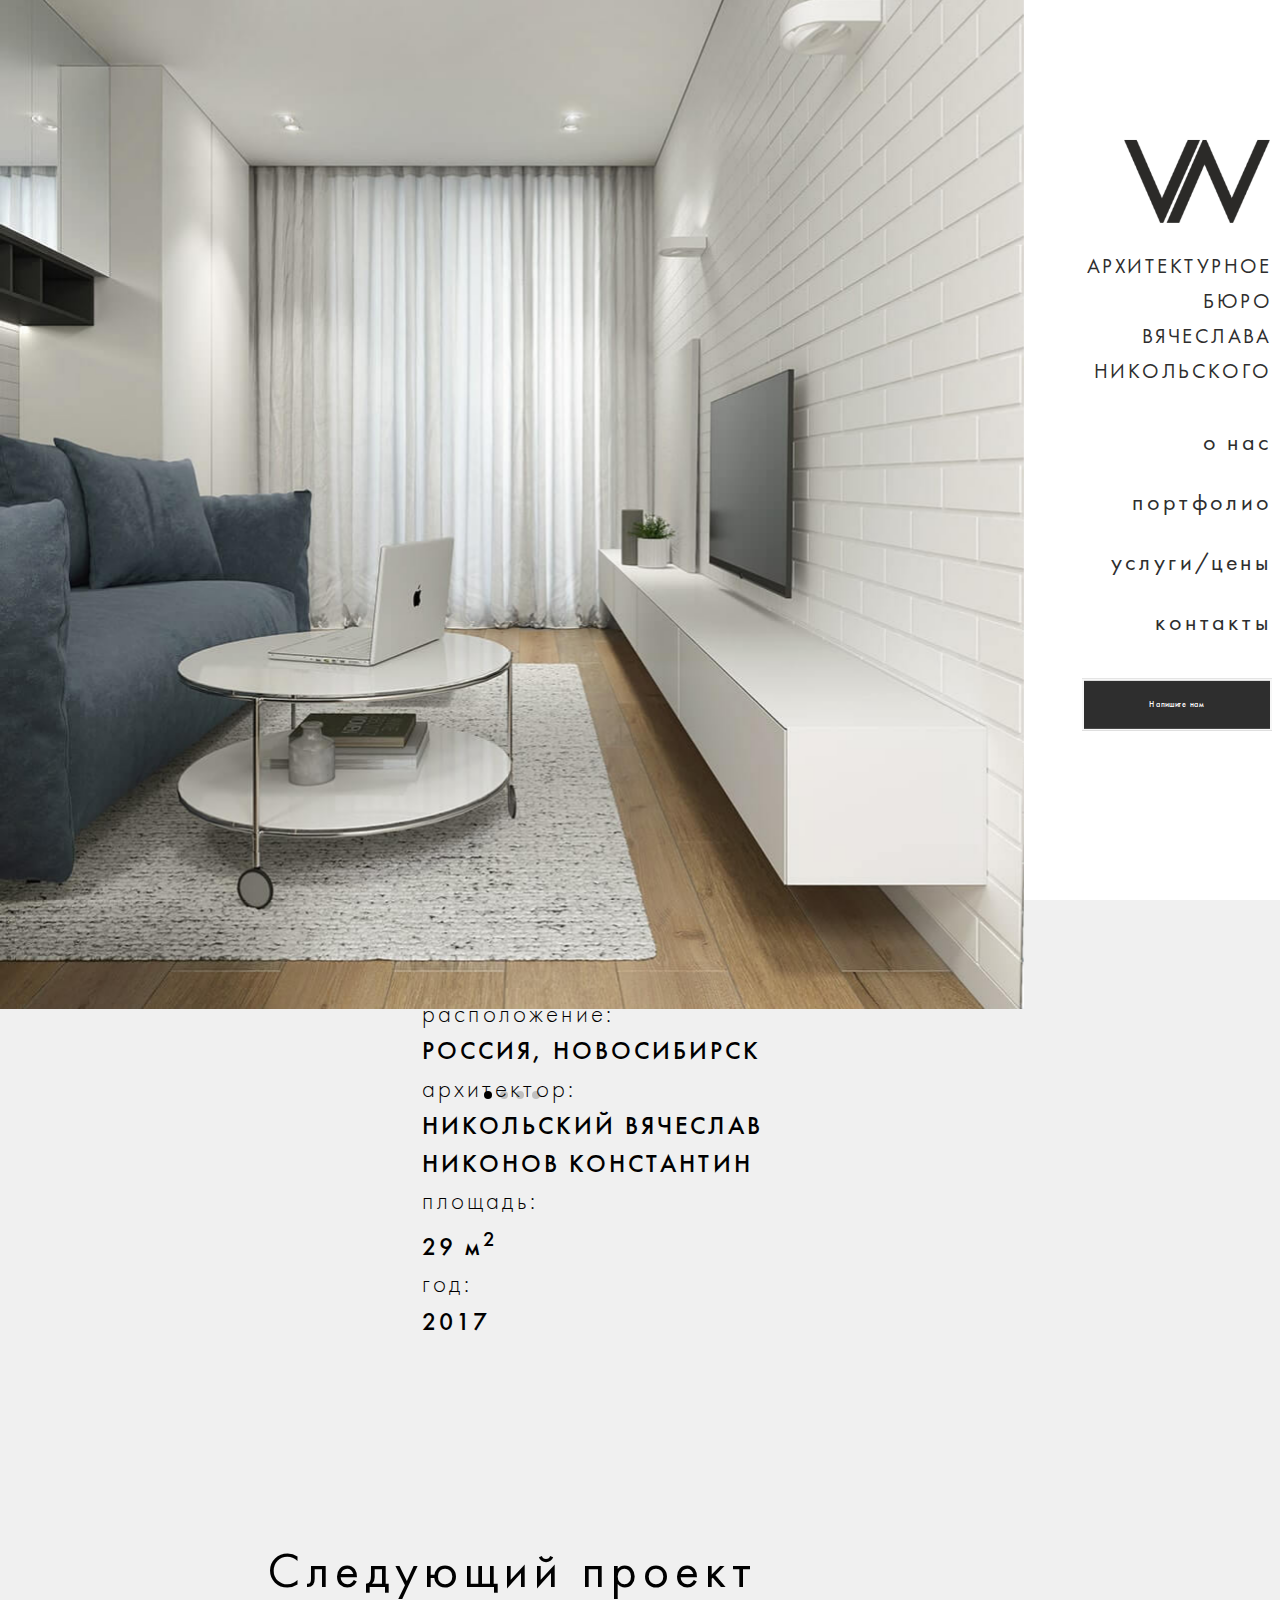
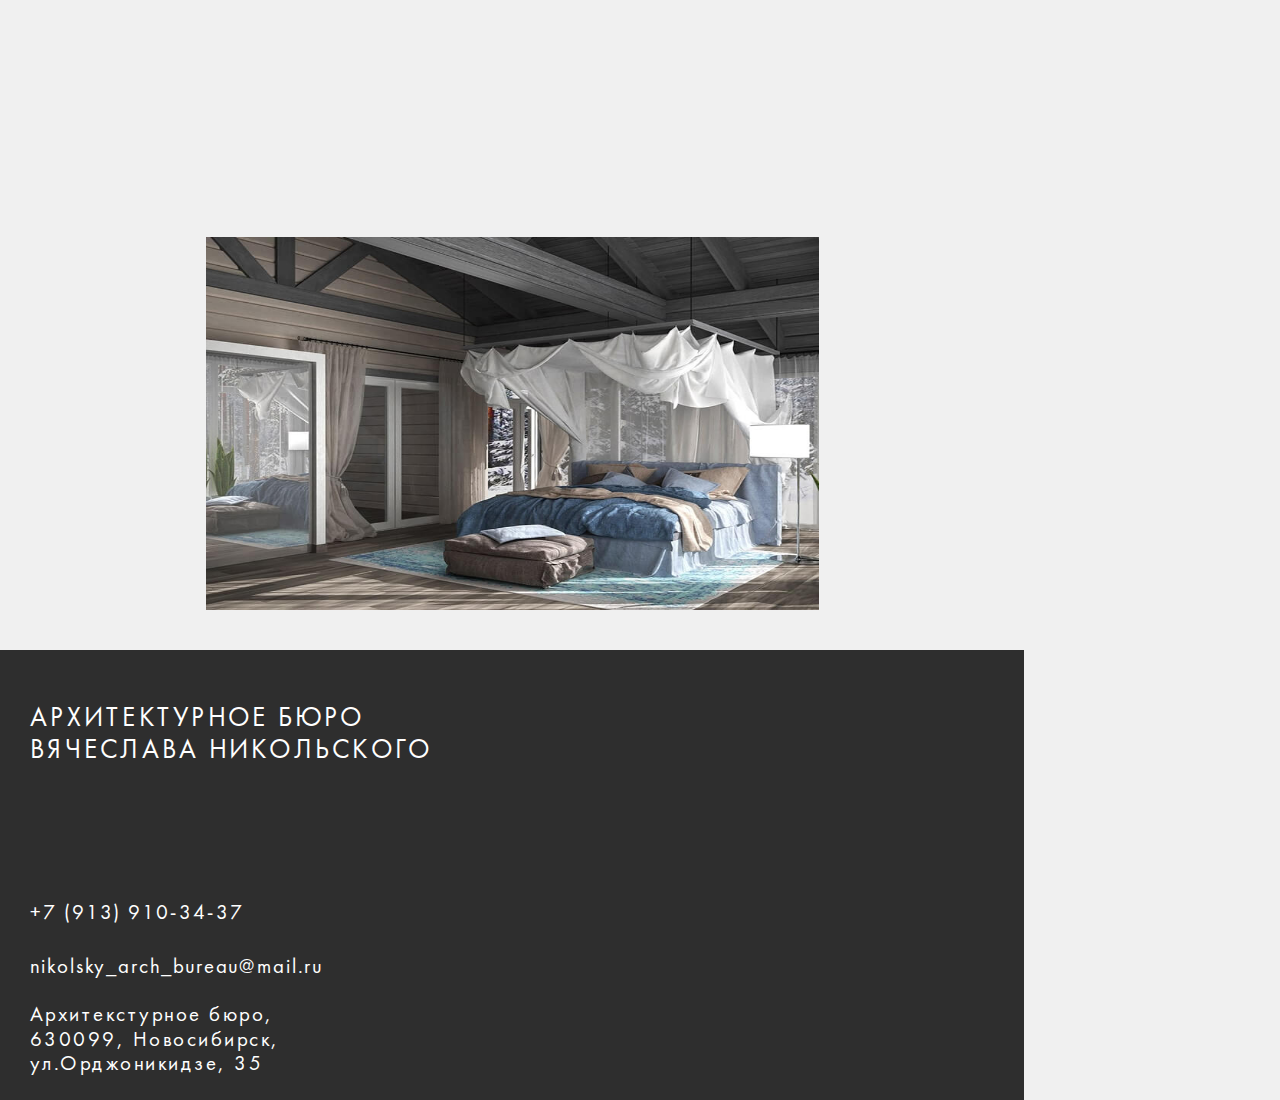
<file: project6.html>
<!DOCTYPE html>
<html xmlns=http://www.w3.org/1999/xhtml>

	<head>
		<!-- Yandex.Metrika counter -->
		<script type="text/javascript" >
			(function(m,e,t,r,i,k,a){m[i]=m[i]||function(){(m[i].a=m[i].a||[]).push(arguments)};
			m[i].l=1*new Date();k=e.createElement(t),a=e.getElementsByTagName(t)[0],k.async=1,k.src=r,a.parentNode.insertBefore(k,a)})
			(window, document, "script", "https://mc.yandex.ru/metrika/tag.js", "ym");
		
			ym(85249885, "init", {
				clickmap:true,
				trackLinks:true,
				accurateTrackBounce:true,
				webvisor:true
			});
		</script>
		<noscript>
			<div>
				<img src="https://mc.yandex.ru/watch/85249885" style="position:absolute; left:-9999px;" alt="" />
			</div>
		</noscript>
		<!-- /Yandex.Metrika counter -->
		<title>Архитектурное бюро Вячеслава Никольского</title>
		<meta charset=UTF-8>
		<link rel="stylesheet" href="css/style.css">
		<meta name="viewport" content="width=device-width, initial-scale=1">
		<link rel="apple-touch-icon" sizes="180x180" href="./img/apple-touch-icon.png">
		<link rel="icon" type="image/png" sizes="32x32" href="./img/favicon-32x32.png">
		<link rel="icon" type="image/png" sizes="16x16" href="./img/favicon-16x16.png">
		<link rel="manifest" href="./img/site.webmanifest">
		<link rel="mask-icon" href="./img/safari-pinned-tab.svg" color="#5bbad5">
		<meta name="msapplication-TileColor" content="#">
		<meta name="viewport" content="width=device-width, initial-scale=1">
		<link rel="stylesheet" href="https://unpkg.com/swiper/swiper-bundle.min.css" />
		<link href="https://cdn.jsdelivr.net/npm/bootstrap@5.0.0-beta2/dist/css/bootstrap.min.css" rel="stylesheet" integrity="sha384-BmbxuPwQa2lc/FVzBcNJ7UAyJxM6wuqIj61tLrc4wSX0szH/Ev+nYRRuWlolflfl" crossorigin="anonymous">
	</head>

	<body>
		<div class="mobile__block desktopnone">
			<a href="../index.html">
				<div class="mobile__logo">
					<img src="./img/logo.png">
				</div>
			</a>
			<div class="mobile__call">
				<a href="tel:+79139103437">
					<img src="./img/telephone.svg">
				</a>
			</div>
		</div>
		<div class="mobile__menu desktopnone">
			<ul>
				<a href="./index.html#section-one">
					<li>о нас —</li>
				</a>
			  	<a href="./index.html#section-two">
				  	<li>портфолио —</li>
			  	</a>
			  	<a href="./index.html#section-three">
				  	<li>услуги/цены —</li>
			  	</a>
			  	<a href="./index.html#section-four">
				  	<li>контакты —</li>
			  	</a>
			  	<a href="tel:+79139103437">
				  	<li class="mobile__menu__links mobile__menu__top__line">+7 (913) 910-34-37</li>
			  	</a>
			  	<a href="mailto:nikolsky_arch_bureau@mail.ru">
				  	<li class="mobile__menu__links mobile__menu__bottom__line">nikolsky_arch_bureau@mail.ru</li>
			  	</a>
				<span>АРХИТЕКТУРНОЕ<br>БЮРО<br>ВЯЧЕСЛАВА<br>НИКОЛЬСКОГО</span>
			</ul>
		</div>    
		<div class="mobile__menu__button desktopnone">
			<div class="mobile__menu__hamburger"></div>	  
		</div>
		<div class="" id="gray__overlay"></div>
		<div class="feedback__form" id="modal">
			<a href="#close" title="Закрыть" class="modal__arrow" id="modal__arrow">&#8594;</a>
			<div class="form__window">
				<form role="form" method="post" action="mail.php">
					<p>Имя</p>
					<input type="text" class="order__form__field" id="name" placeholder="Иван Иванов" name="user_name" value="" required>
					<p>Email</p>
					<input type="email" class="order__form__field" id="email" placeholder="newadress@newadress.com" name="user_email" value="" required>
					<p>Номер телефона</p>
					<input type="text" class="order__form__field" id="name" placeholder="+0 (000) 000-00-00" name="user_phone" value="" required>	
					<p>Ваше сообщение</p>			
					<textarea class="order__form__field" rows="10" placeholder="" name="user_message"></textarea>				
					<button class="send__button" id="submit" type="submit" value="SEND">Отправить</button>
					<br>
					<a class="politic__font">⃰&nbsp;Нажимая кнопку «Отправить», Вы соглашаетесь с политикой конфиденциальности</a>
				</form>
			</div>
		</div>
		<nav>
			<div class="menu__list">
				<a href="../index.html">				
					<div class="logo">
						<img src="./img/logo.png">
					</div>
				</a>
				
				<div class="menu__header">АРХИТЕКТУРНОЕ<br> БЮРО <br>ВЯЧЕСЛАВА <br>НИКОЛЬСКОГО</div>

				<ul>
					<div class="transition-translate fade__first__line">
						<li>
							<a href="./index.html#section-one" class="link">о нас</a>
						</li>
					</div>
					<div class="transition-translate fade__second__line">
						<li>
							<a href="./index.html#section-two" class="link">портфолио</a>
						</li>
					</div>
					<div class="transition-translate fade__third__line">
						<li>
							<a href="./index.html#section-three" class="link">услуги/цены</a>
						</li>
					</div>
					<div class="transition-translate fade__fifth__line">
						<li>
							<a href="./index.html#section-four" class="link">контакты</a>
						</li>
					</div>
					<li>
						<button class="fade__sixth__line" id="modal__button">
							<a href="#" onclick="return false;">Напишите нам</a>
						</button>
					</li>
				</ul>				
			</div>	
		</nav>
		<main>
			<section class="first__block mobilenone">
				<div class="container">
					<div class="row">
						<div class="col-md-6 mx-auto slider__block">
							<div class="swiper-container swiper gallery__slider__block">
								<div class="swiper-wrapper">
								  	<div class="swiper-slide">
									  	<img src="./img/6/1.jpg" alt="" />
									</div>
								  	<div class="swiper-slide">									  
									  	<img src="./img/6/2.jpg" alt="" />
								  	</div>
								  	<div class="swiper-slide">									  
									  	<img src="./img/6/3.jpg" alt="" />
								  	</div>
								  	<div class="swiper-slide">									  
										<img src="./img/6/4.jpg" alt="" />
									</div>
								</div>
								<div class="swiper-pagination"></div>
							</div>
							<div class="swiper-button-prev-unique">
								<img src="./img/back.svg">
							</div>
							<div class="swiper-button-next-unique">
								<img src="./img/next.svg">
							</div>
						</div>
					</div>
				</div>
			</section>
			
				<section class="desktopnone">
					<div class="container d-flex h-100 align-items-center">
						<div class="swiper-container swiper desktopnone">
							<div class="swiper-wrapper">
								<div class="swiper-slide">
									<img src="./img/6/1.jpg" alt="" />
							  	</div>
								<div class="swiper-slide">									  
									<img src="./img/6/2.jpg" alt="" />
								</div>
								<div class="swiper-slide">									  
									<img src="./img/6/3.jpg" alt="" />
								</div>
								<div class="swiper-slide">									  
								  	<img src="./img/6/4.jpg" alt="" />
								</div>
						  	</div>
							<div class="swiper-pagination"></div>					
						</div>
					</div>
				</section>

			<section class="arrow__to__next__work__block">
				<div class="container">
					<div class="row">
						<div class="col-md-6 mx-auto text__to__next__work__block">
							<div class="gallery__hover__effect__text">
								<ul>
									<li>объект:</li>
									<li>КВАРТИРА-СТУДИЯ</li>
									<li>расположение:</li>
									<li>РОССИЯ, НОВОСИБИРСК</li>
									<li>архитектор:</li>
									<li>НИКОЛЬСКИЙ ВЯЧЕСЛАВ<br>НИКОНОВ КОНСТАНТИН</li>
									<li>площадь:</li>
									<li>29 м<sup>2</sup></li>
									<li>год:</li>
									<li>2017</li>
								</ul>
							</div>
						</div>
						<div class="col-md-6 mx-auto">
						</div>
					</div>       
				</div>
			</section>

			<section class="arrow__to__next__work__block">
				<div class="container">
					<div class="row">
						<div class="col-md-6 mx-auto text__to__next__work__block mobilenone">
							<a href="./project7.html" class="link">
								<span>Следующий проект</span>
							</a>
						</div>

						<div class="col-md-6 mx-auto image__to__next__work__block mobilenone">
							<a href="./project7.html" class="link">
								<img src="./img/7/cover.jpg" class="img-fluid" alt="Responsive image">
							</a>
						</div>
						<div class="mobail__next__gallery__block desktopnone">
							<a href="./project7.html" class="link">
								<div class="gray__overlay__mobile"></div>
								<img src="./img/7/cover.jpg" class="img-fluid" alt="Responsive image">							
								<span>
									<h2>Следующий проект</h2>
								</span>
							</a>
						</div>              
					</div>       
				</div>
			</section>

			<footer>
				<section>
					<div class="container">
						<div class="row">
							<div class="col-md-6 mx-auto footer__info">
								<h1>АРХИТЕКТУРНОЕ БЮРО<br> ВЯЧЕСЛАВА НИКОЛЬСКОГО</h1>
								<ul class="footer__info__list">					
									<li>
										<a href="tel:+79139103437">+7 (913) 910-34-37</a>
									</li>
									<br>
									<li>
										<a href="mailto:nikolsky_arch_bureau@mail.ru">nikolsky_arch_bureau@mail.ru</a>
									</li>
									<br>
									<li>
										<p>Aрхитекстурное бюро,<br>
											630099, Новосибирск,<br>
											ул.Орджоникидзе, 35
										</p>
									</li>
								</ul>
							</div>

							<div class="col-md-6 mx-auto ymaps-layers-pane zero__padding">
								<script type="text/javascript" charset="utf-8" async src="https://api-maps.yandex.ru/services/constructor/1.0/js/?um=constructor%3A4c949fbc08290c0155efe5b75a0bc4a19f80f0cea8b44aee3c2031cc870fae60&amp;width=100%&amp;height=100%&amp;lang=ru_RU&amp;scroll=true"></script>
							</div>              
						</div>       
					</div>
				</section>
			</footer>
		</main>
	</body>
	<script src="../js/script.js"></script>
	<script src="../js/scroll.js"></script>
	<script src="https://unpkg.com/swiper/swiper-bundle.min.js"></script>
	<script>
		var swiper = new Swiper('.swiper-container', {
		  pagination: {
			el: '.swiper-pagination',
		  },
		  navigation: {
			nextEl: '.swiper-button-next-unique',
    		prevEl: '.swiper-button-prev-unique'
		  },
		});
	</script>
</body>
</html>
</html>
</file>
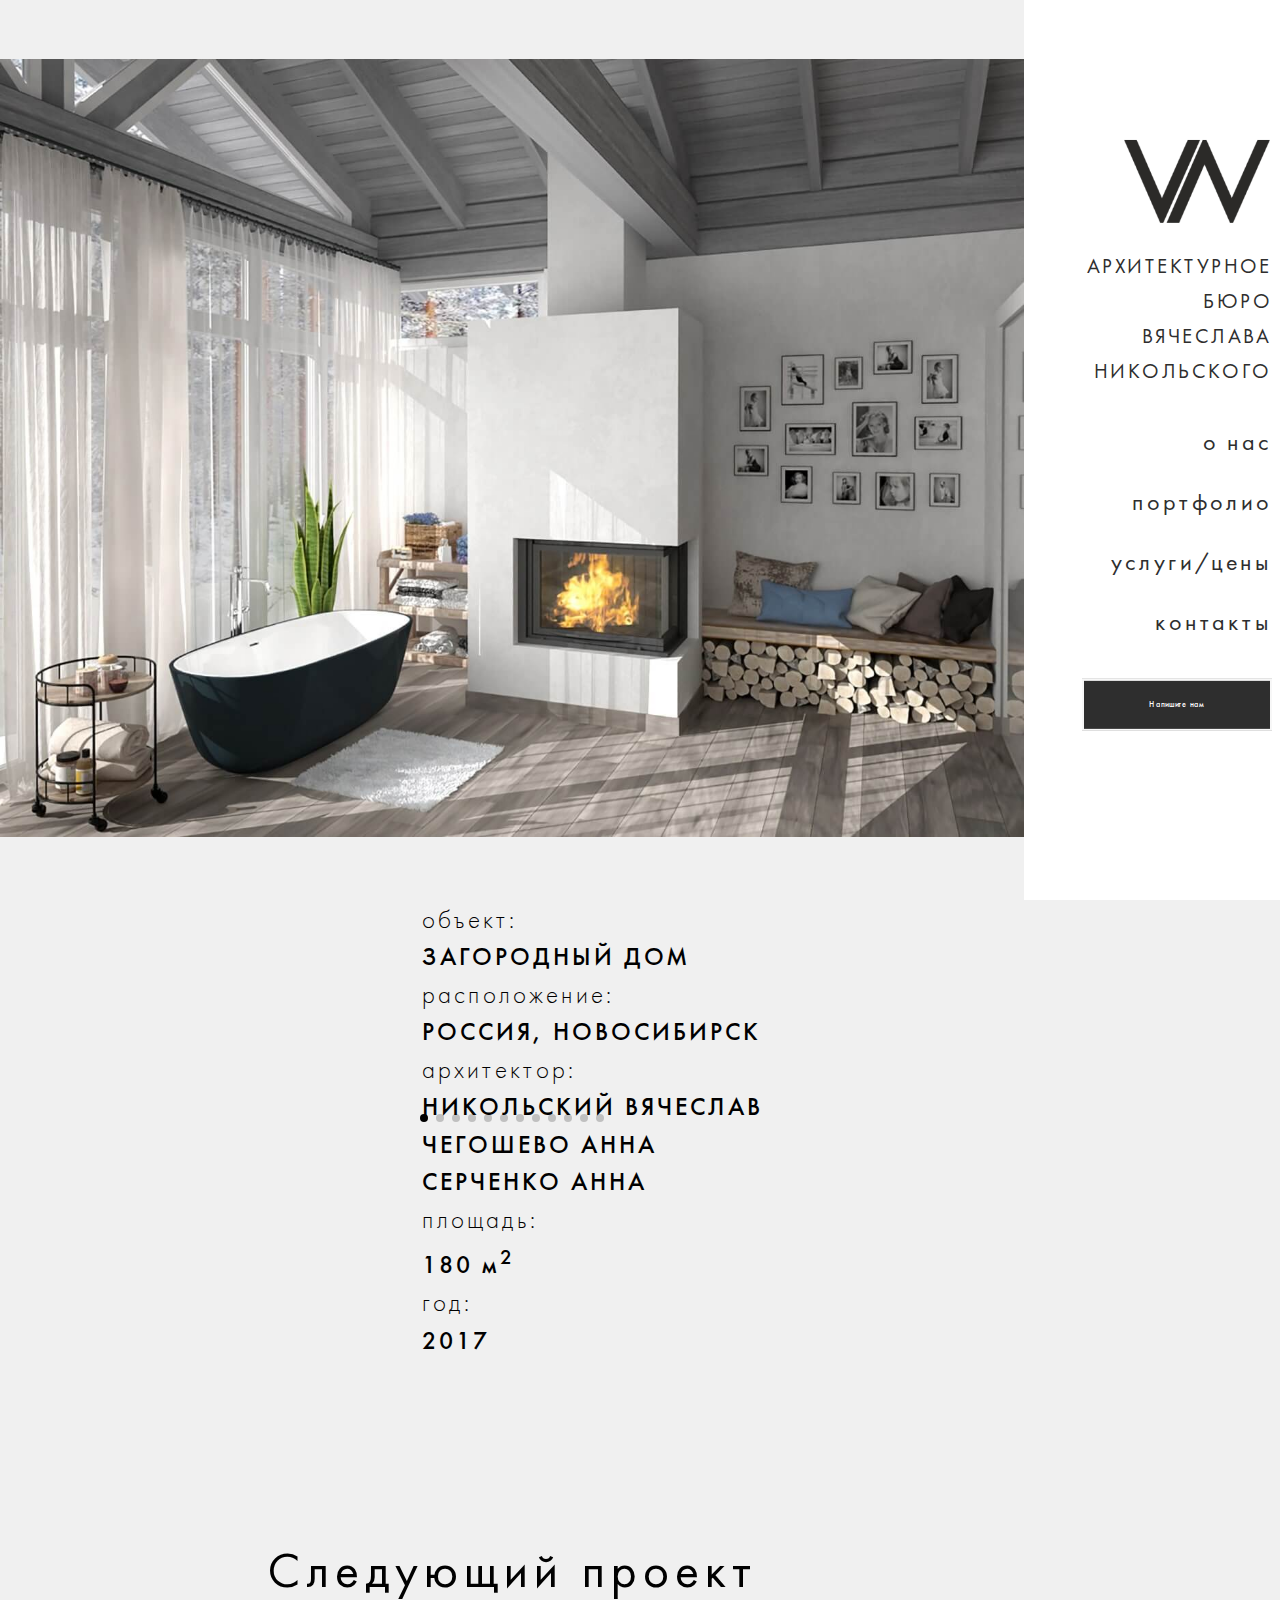
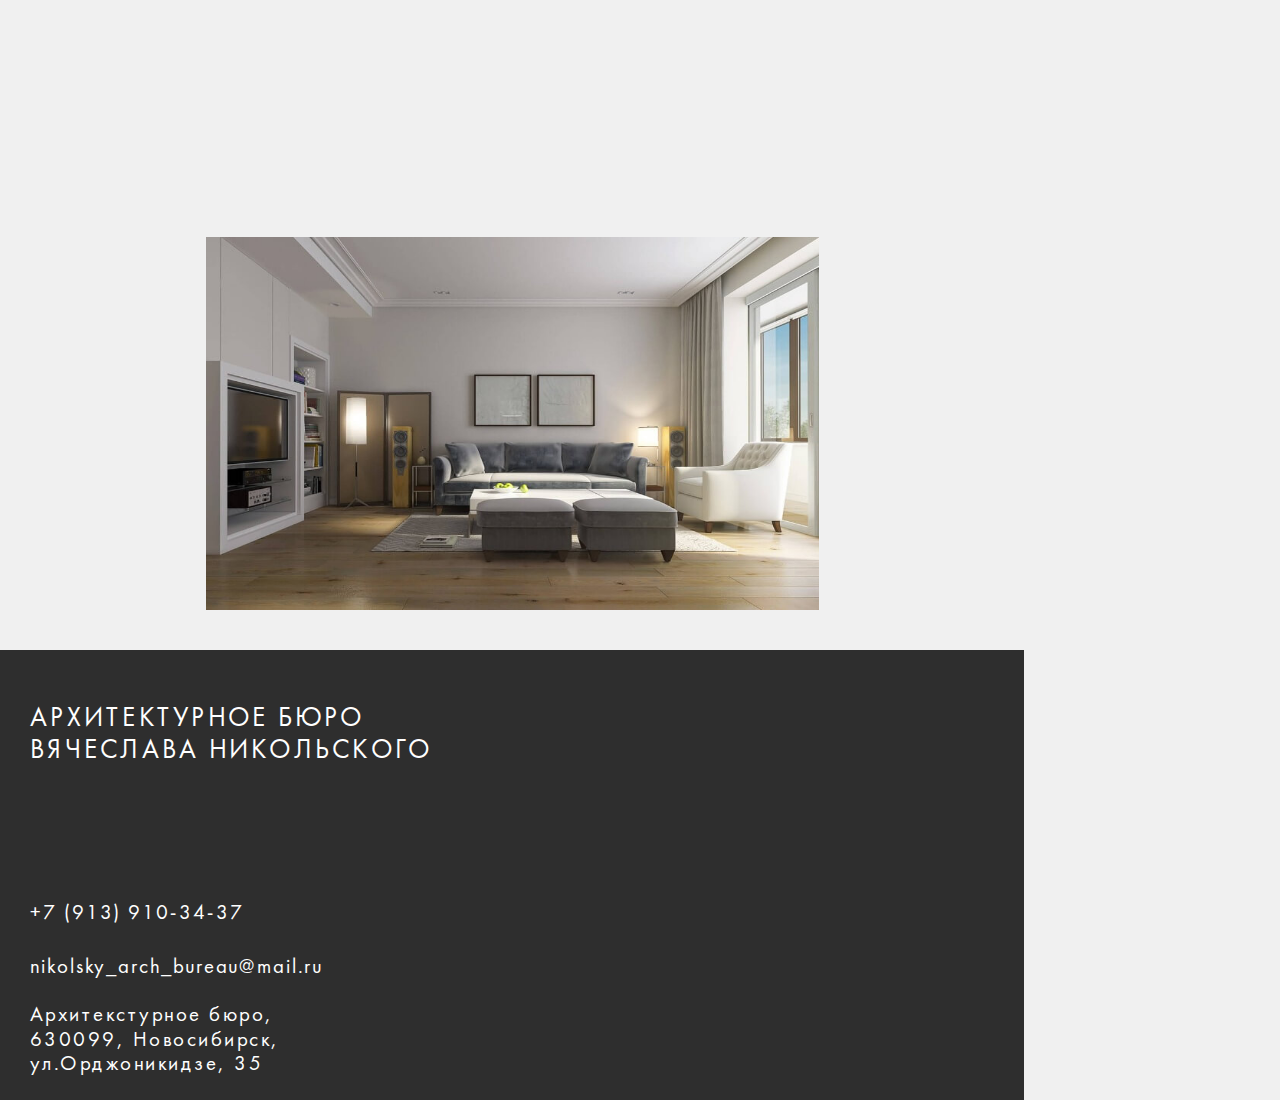
<file: project7.html>
<!DOCTYPE html>
<html xmlns=http://www.w3.org/1999/xhtml>

	<head>
		<!-- Yandex.Metrika counter -->
		<script type="text/javascript" >
			(function(m,e,t,r,i,k,a){m[i]=m[i]||function(){(m[i].a=m[i].a||[]).push(arguments)};
			m[i].l=1*new Date();k=e.createElement(t),a=e.getElementsByTagName(t)[0],k.async=1,k.src=r,a.parentNode.insertBefore(k,a)})
			(window, document, "script", "https://mc.yandex.ru/metrika/tag.js", "ym");
		
			ym(85249885, "init", {
				clickmap:true,
				trackLinks:true,
				accurateTrackBounce:true,
				webvisor:true
			});
		</script>
		<noscript>
			<div>
				<img src="https://mc.yandex.ru/watch/85249885" style="position:absolute; left:-9999px;" alt="" />
			</div>
		</noscript>
		<!-- /Yandex.Metrika counter -->
		<title>Архитектурное бюро Вячеслава Никольского</title>
		<meta charset=UTF-8>
		<link rel="stylesheet" href="css/style.css">
		<meta name="viewport" content="width=device-width, initial-scale=1">
		<link rel="apple-touch-icon" sizes="180x180" href="./img/apple-touch-icon.png">
		<link rel="icon" type="image/png" sizes="32x32" href="./img/favicon-32x32.png">
		<link rel="icon" type="image/png" sizes="16x16" href="./img/favicon-16x16.png">
		<link rel="manifest" href="./img/site.webmanifest">
		<link rel="mask-icon" href="./img/safari-pinned-tab.svg" color="#5bbad5">
		<meta name="msapplication-TileColor" content="#">
		<meta name="viewport" content="width=device-width, initial-scale=1">
		<link rel="stylesheet" href="https://unpkg.com/swiper/swiper-bundle.min.css" />
		<link href="https://cdn.jsdelivr.net/npm/bootstrap@5.0.0-beta2/dist/css/bootstrap.min.css" rel="stylesheet" integrity="sha384-BmbxuPwQa2lc/FVzBcNJ7UAyJxM6wuqIj61tLrc4wSX0szH/Ev+nYRRuWlolflfl" crossorigin="anonymous">
	</head>

	<body>
		<div class="mobile__block desktopnone">
			<a href="../index.html">
				<div class="mobile__logo">
					<img src="./img/logo.png">
				</div>
			</a>
			<div class="mobile__call">
				<a href="tel:+79139103437">
					<img src="./img/telephone.svg">
				</a>
			</div>
		</div>
		<div class="mobile__menu desktopnone">
			<ul>
				<a href="./index.html#section-one">
					<li>о нас —</li>
				</a>
			  	<a href="./index.html#section-two">
				  	<li>портфолио —</li>
			  	</a>
			  	<a href="./index.html#section-three">
				  	<li>услуги/цены —</li>
			  	</a>
			  	<a href="./index.html#section-four">
				  	<li>контакты —</li>
			  	</a>
			  	<a href="tel:+79139103437">
				  	<li class="mobile__menu__links mobile__menu__top__line">+7 (913) 910-34-37</li>
			  	</a>
			  	<a href="mailto:nikolsky_arch_bureau@mail.ru">
				  	<li class="mobile__menu__links mobile__menu__bottom__line">nikolsky_arch_bureau@mail.ru</li>
			  	</a>
				<span>АРХИТЕКТУРНОЕ<br>БЮРО<br>ВЯЧЕСЛАВА<br>НИКОЛЬСКОГО</span>
			</ul>
		</div>   
		<div class="mobile__menu__button desktopnone">
			<div class="mobile__menu__hamburger"></div>	  
		</div>
		<div class="" id="gray__overlay"></div>
		<div class="feedback__form" id="modal">
			<a href="#close" title="Закрыть" class="modal__arrow" id="modal__arrow">&#8594;</a>
			<div class="form__window">
				<form role="form" method="post" action="mail.php">
					<p>Имя</p>
					<input type="text" class="order__form__field" id="name" placeholder="Иван Иванов" name="user_name" value="" required>
					<p>Email</p>
					<input type="email" class="order__form__field" id="email" placeholder="newadress@newadress.com" name="user_email" value="" required>
					<p>Номер телефона</p>
					<input type="text" class="order__form__field" id="name" placeholder="+0 (000) 000-00-00" name="user_phone" value="" required>	
					<p>Ваше сообщение</p>			
					<textarea class="order__form__field" rows="10" placeholder="" name="user_message"></textarea>				
					<button class="send__button" id="submit" type="submit" value="SEND">Отправить</button>
					<br>
					<a class="politic__font">⃰&nbsp;Нажимая кнопку «Отправить», Вы соглашаетесь с политикой конфиденциальности</a>
				</form>
			</div>
		</div>
		<nav>
			<div class="menu__list">
				<a href="../index.html">				
					<div class="logo">
						<img src="./img/logo.png">
					</div>
				</a>
				
				<div class="menu__header">АРХИТЕКТУРНОЕ<br> БЮРО <br>ВЯЧЕСЛАВА <br>НИКОЛЬСКОГО</div>

				<ul>
					<div class="transition-translate fade__first__line">
						<li>
							<a href="./index.html#section-one" class="link">о нас</a>
						</li>
					</div>
					<div class="transition-translate fade__second__line">
						<li>
							<a href="./index.html#section-two" class="link">портфолио</a>
						</li>
					</div>
					<div class="transition-translate fade__third__line">
						<li>
							<a href="./index.html#section-three" class="link">услуги/цены</a>
						</li>
					</div>
					<div class="transition-translate fade__fifth__line">
						<li>
							<a href="./index.html#section-four" class="link">контакты</a>
						</li>
					</div>
					<li>
						<button class="fade__sixth__line" id="modal__button">
							<a href="#" onclick="return false;">Напишите нам</a>
						</button>
					</li>
				</ul>				
			</div>	
		</nav>
		<main>
			<section class="first__block mobilenone">
				<div class="container">
					<div class="row">
						<div class="col-md-6 mx-auto slider__block">
							<div class="swiper-container swiper gallery__slider__block">
								<div class="swiper-wrapper">
								  	<div class="swiper-slide">
									  	<img src="./img/7/1.jpg" alt="" />
									</div>
								  	<div class="swiper-slide">									  
									  	<img src="./img/7/2.jpg" alt="" />
								  	</div>
								  	<div class="swiper-slide">									  
									  	<img src="./img/7/3.jpg" alt="" />
								  	</div>
								  	<div class="swiper-slide">									  
										<img src="./img/7/4.jpg" alt="" />
									</div>
									<div class="swiper-slide">
										<img src="./img/7/5.jpg" alt="" />
								  	</div>
									<div class="swiper-slide">									  
										<img src="./img/7/6.jpg" alt="" />
									</div>
									<div class="swiper-slide">									  
										<img src="./img/7/7.jpg" alt="" />
									</div>
									<div class="swiper-slide">									  
									  	<img src="./img/7/8.jpg" alt="" />
								  	</div>
								  	<div class="swiper-slide">
										<img src="./img/7/9.jpg" alt="" />
							  		</div>
									<div class="swiper-slide">									  
										<img src="./img/7/10.jpg" alt="" />
									</div>
									<div class="swiper-slide">									  
										<img src="./img/7/11.jpg" alt="" />
									</div>
									<div class="swiper-slide">									  
								  		<img src="./img/7/12.jpg" alt="" />
							  		</div>
								</div>
								<div class="swiper-pagination"></div>
							</div>
							<div class="swiper-button-prev-unique">
								<img src="./img/back.svg">
							</div>
							<div class="swiper-button-next-unique">
								<img src="./img/next.svg">
							</div>
						</div>
					</div>
				</div>
			</section>
			
				<section class="desktopnone">
					<div class="container d-flex h-100 align-items-center">
						<div class="swiper-container swiper desktopnone">
							<div class="swiper-wrapper">
								<div class="swiper-slide">
									<img src="./img/7/1.jpg" alt="" />
							  	</div>
								<div class="swiper-slide">									  
									<img src="./img/7/2.jpg" alt="" />
								</div>
								<div class="swiper-slide">									  
									<img src="./img/7/3.jpg" alt="" />
								</div>
								<div class="swiper-slide">									  
								  	<img src="./img/7/4.jpg" alt="" />
							  	</div>
							  	<div class="swiper-slide">
								  	<img src="./img/7/5.jpg" alt="" />
								</div>
							  	<div class="swiper-slide">									  
								  	<img src="./img/7/6.jpg" alt="" />
							  	</div>
							  	<div class="swiper-slide">									  
								  	<img src="./img/7/7.jpg" alt="" />
							  	</div>
							  	<div class="swiper-slide">									  
									<img src="./img/7/8.jpg" alt="" />
								</div>
								<div class="swiper-slide">
								  	<img src="./img/7/9.jpg" alt="" />
								</div>
							  	<div class="swiper-slide">									  
								  	<img src="./img/7/10.jpg" alt="" />
							  	</div>
							  	<div class="swiper-slide">									  
								  	<img src="./img/7/11.jpg" alt="" />
							  	</div>
							  	<div class="swiper-slide">									  
									<img src="./img/7/12.jpg" alt="" />
								</div>
							</div>
							<div class="swiper-pagination"></div>					
						</div>
					</div>
				</section>

			<section class="arrow__to__next__work__block">
				<div class="container">
					<div class="row">
						<div class="col-md-6 mx-auto text__to__next__work__block">
							<div class="gallery__hover__effect__text">
								<ul>
									<li>объект:</li>
									<li>ЗАГОРОДНЫЙ ДОМ</li>
									<li>расположение:</li>
									<li>РОССИЯ, НОВОСИБИРСК</li>
									<li>архитектор:</li>
									<li>НИКОЛЬСКИЙ ВЯЧЕСЛАВ<br>ЧЕГОШЕВО АННА<br>СЕРЧЕНКО АННА</li>
									<li>площадь:</li>
									<li>180 м<sup>2</sup></li>
									<li>год:</li>
									<li>2017</li>
								</ul>
							</div>
						</div>
						<div class="col-md-6 mx-auto">
						</div>
					</div>       
				</div>
			</section>

			<section class="arrow__to__next__work__block">
				<div class="container">
					<div class="row">
						<div class="col-md-6 mx-auto text__to__next__work__block mobilenone">
							<a href="./project8.html" class="link">
								<span>Следующий проект</span>
							</a>
						</div>

						<div class="col-md-6 mx-auto image__to__next__work__block mobilenone">
							<a href="./project8.html" class="link">
								<img src="./img/8/cover.jpg" class="img-fluid" alt="Следующий проект">
							</a>
						</div>
						<div class="mobail__next__gallery__block desktopnone">
							<a href="./project8.html" class="link">
								<div class="gray__overlay__mobile"></div>
								<img src="./img/8/cover.jpg" class="img-fluid" alt="Следующий проект">							
								<span>
									<h2>Следующий проект</h2>
								</span>
							</a>
						</div>            
					</div>       
				</div>
			</section>

			<footer>
				<section>
					<div class="container">
						<div class="row">
							<div class="col-md-6 mx-auto footer__info">
								<h1>АРХИТЕКТУРНОЕ БЮРО<br> ВЯЧЕСЛАВА НИКОЛЬСКОГО</h1>
								<ul class="footer__info__list">					
									<li>
										<a href="tel:+79139103437">+7 (913) 910-34-37</a>
									</li>
									<br>
									<li>
										<a href="mailto:nikolsky_arch_bureau@mail.ru">nikolsky_arch_bureau@mail.ru</a>
									</li>
									<br>
									<li>
										<p>Aрхитекстурное бюро,<br>
											630099, Новосибирск,<br>
											ул.Орджоникидзе, 35
										</p>
									</li>
								</ul>
							</div>

							<div class="col-md-6 mx-auto ymaps-layers-pane zero__padding">
								<script type="text/javascript" charset="utf-8" async src="https://api-maps.yandex.ru/services/constructor/1.0/js/?um=constructor%3A4c949fbc08290c0155efe5b75a0bc4a19f80f0cea8b44aee3c2031cc870fae60&amp;width=100%&amp;height=100%&amp;lang=ru_RU&amp;scroll=true"></script>
							</div>              
						</div>       
					</div>
				</section>
			</footer>
		</main>
	</body>
	<script src="../js/script.js"></script>
	<script src="../js/scroll.js"></script>
	<script src="https://unpkg.com/swiper/swiper-bundle.min.js"></script>
	<script>
		var swiper = new Swiper('.swiper-container', {
		  pagination: {
			el: '.swiper-pagination',
		  },
		  navigation: {
			nextEl: '.swiper-button-next-unique',
    		prevEl: '.swiper-button-prev-unique'
		  },
		});
	</script>
</body>
</html>
</html>
</file>
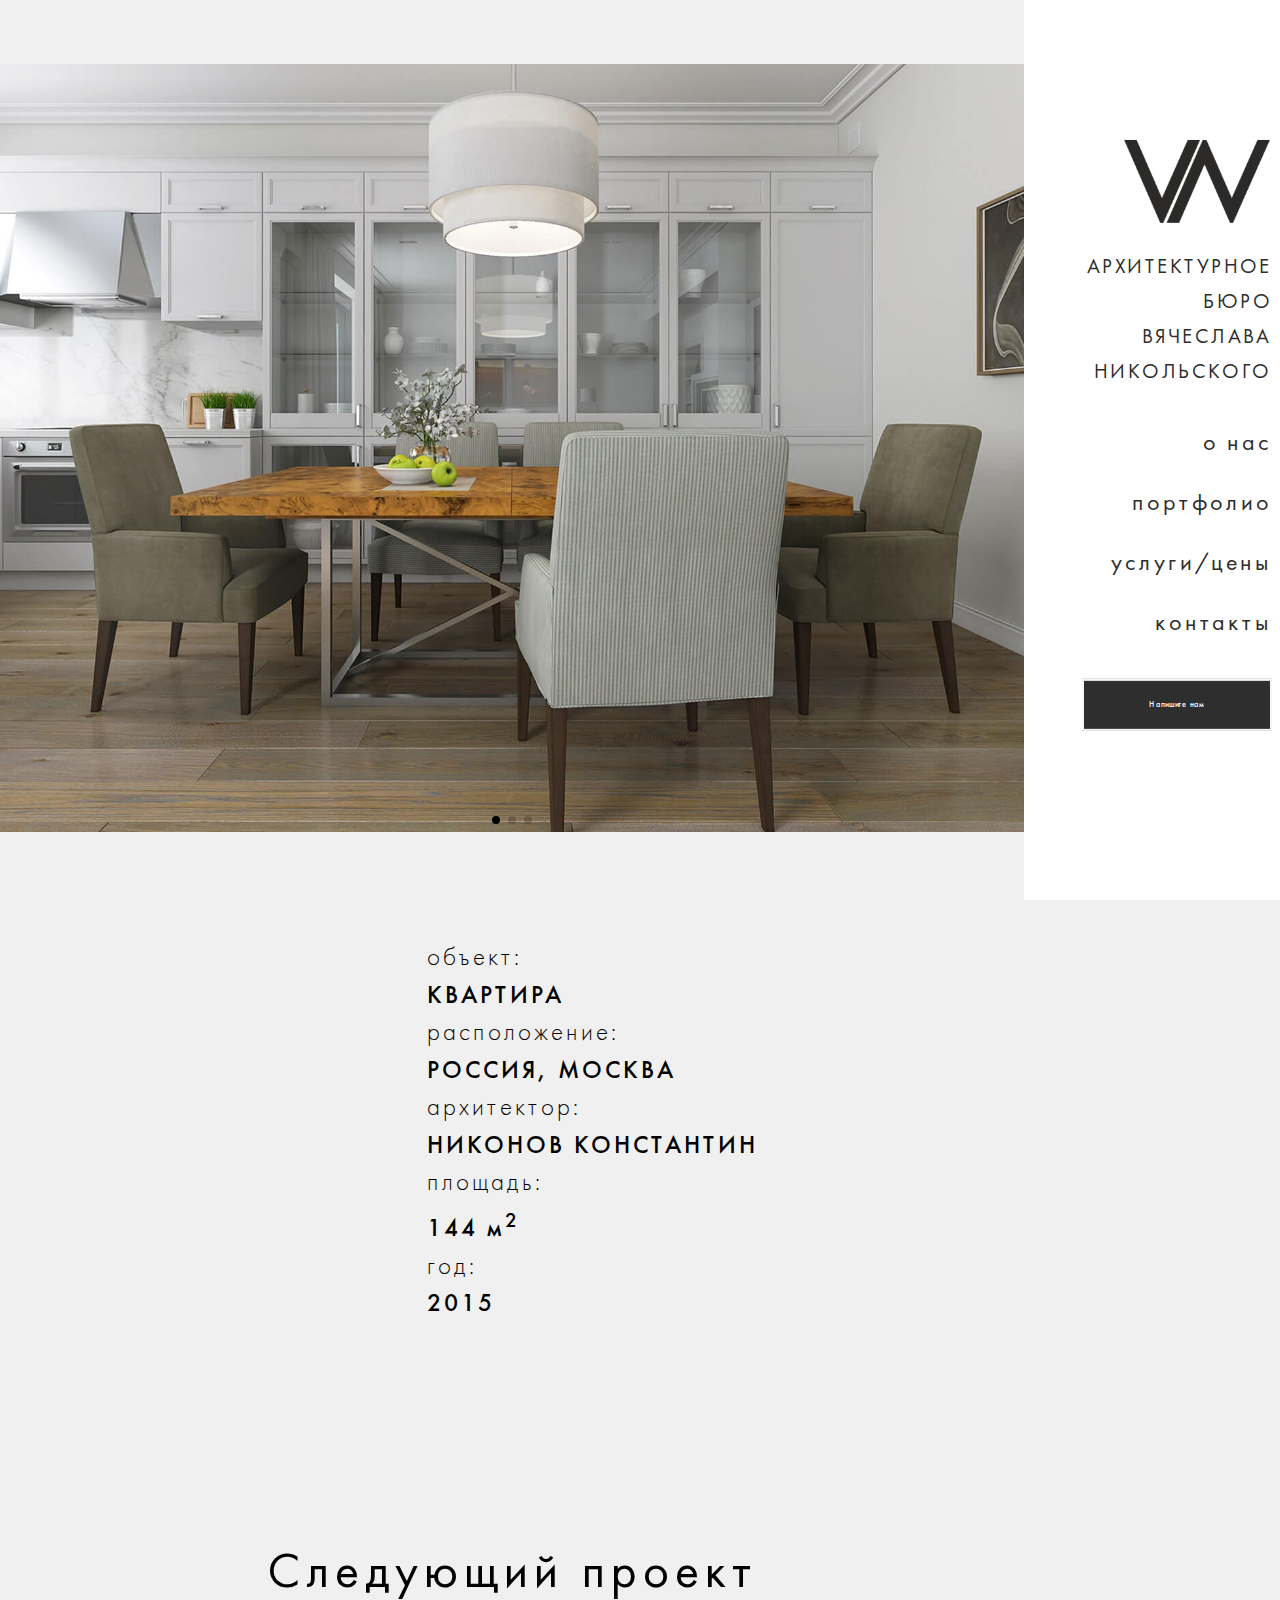
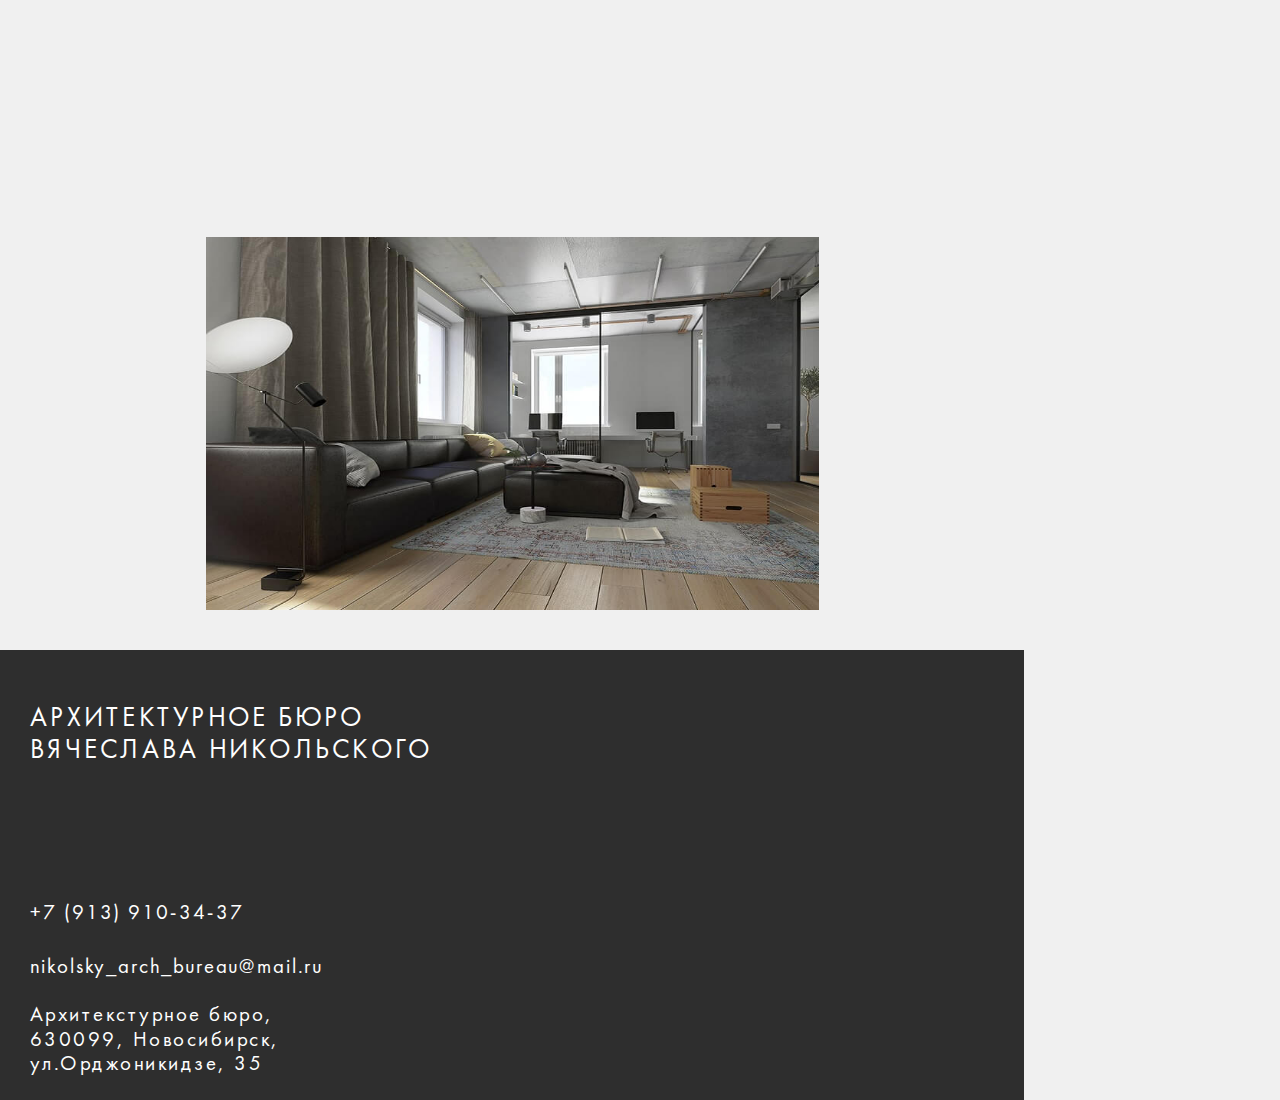
<file: project8.html>
<!DOCTYPE html>
<html xmlns=http://www.w3.org/1999/xhtml>

	<head>
		<!-- Yandex.Metrika counter -->
		<script type="text/javascript" >
			(function(m,e,t,r,i,k,a){m[i]=m[i]||function(){(m[i].a=m[i].a||[]).push(arguments)};
			m[i].l=1*new Date();k=e.createElement(t),a=e.getElementsByTagName(t)[0],k.async=1,k.src=r,a.parentNode.insertBefore(k,a)})
			(window, document, "script", "https://mc.yandex.ru/metrika/tag.js", "ym");
		
			ym(85249885, "init", {
				clickmap:true,
				trackLinks:true,
				accurateTrackBounce:true,
				webvisor:true
			});
		</script>
		<noscript>
			<div>
				<img src="https://mc.yandex.ru/watch/85249885" style="position:absolute; left:-9999px;" alt="" />
			</div>
		</noscript>
		<!-- /Yandex.Metrika counter -->
		<title>Архитектурное бюро Вячеслава Никольского</title>
		<meta charset=UTF-8>
		<link rel="stylesheet" href="css/style.css">
		<meta name="viewport" content="width=device-width, initial-scale=1">
		<link rel="apple-touch-icon" sizes="180x180" href="./img/apple-touch-icon.png">
		<link rel="icon" type="image/png" sizes="32x32" href="./img/favicon-32x32.png">
		<link rel="icon" type="image/png" sizes="16x16" href="./img/favicon-16x16.png">
		<link rel="manifest" href="./img/site.webmanifest">
		<link rel="mask-icon" href="./img/safari-pinned-tab.svg" color="#5bbad5">
		<meta name="msapplication-TileColor" content="#">
		<meta name="viewport" content="width=device-width, initial-scale=1">
		<link rel="stylesheet" href="https://unpkg.com/swiper/swiper-bundle.min.css" />
		<link href="https://cdn.jsdelivr.net/npm/bootstrap@5.0.0-beta2/dist/css/bootstrap.min.css" rel="stylesheet" integrity="sha384-BmbxuPwQa2lc/FVzBcNJ7UAyJxM6wuqIj61tLrc4wSX0szH/Ev+nYRRuWlolflfl" crossorigin="anonymous">
	</head>

	<body>
		<div class="mobile__block desktopnone">
			<a href="../index.html">
				<div class="mobile__logo">
					<img src="./img/logo.png">
				</div>
			</a>
			<div class="mobile__call">
				<a href="tel:+79139103437">
					<img src="./img/telephone.svg">
				</a>
			</div>
		</div>
		<div class="mobile__menu desktopnone">
			<ul>
				<a href="./index.html#section-one">
					<li>о нас —</li>
				</a>
			  	<a href="./index.html#section-two">
				  	<li>портфолио —</li>
			  	</a>
			  	<a href="./index.html#section-three">
				  	<li>услуги/цены —</li>
			  	</a>
			  	<a href="./index.html#section-four">
				  	<li>контакты —</li>
			  	</a>
			  	<a href="tel:+79139103437">
				  	<li class="mobile__menu__links mobile__menu__top__line">+7 (913) 910-34-37</li>
			  	</a>
			  	<a href="mailto:nikolsky_arch_bureau@mail.ru">
				  	<li class="mobile__menu__links mobile__menu__bottom__line">nikolsky_arch_bureau@mail.ru</li>
			  	</a>
				<span>АРХИТЕКТУРНОЕ<br>БЮРО<br>ВЯЧЕСЛАВА<br>НИКОЛЬСКОГО</span>
			</ul>
		</div>   
		<div class="mobile__menu__button desktopnone">
			<div class="mobile__menu__hamburger"></div>	  
		</div>
		<div class="" id="gray__overlay"></div>
		<div class="feedback__form" id="modal">
			<a href="#close" title="Закрыть" class="modal__arrow" id="modal__arrow">&#8594;</a>
			<div class="form__window">
				<form role="form" method="post" action="mail.php">
					<p>Имя</p>
					<input type="text" class="order__form__field" id="name" placeholder="Иван Иванов" name="user_name" value="" required>
					<p>Email</p>
					<input type="email" class="order__form__field" id="email" placeholder="newadress@newadress.com" name="user_email" value="" required>
					<p>Номер телефона</p>
					<input type="text" class="order__form__field" id="name" placeholder="+0 (000) 000-00-00" name="user_phone" value="" required>	
					<p>Ваше сообщение</p>			
					<textarea class="order__form__field" rows="10" placeholder="" name="user_message"></textarea>				
					<button class="send__button" id="submit" type="submit" value="SEND">Отправить</button>
					<br>
					<a class="politic__font">⃰&nbsp;Нажимая кнопку «Отправить», Вы соглашаетесь с политикой конфиденциальности</a>
				</form>
			</div>
		</div>
		<nav>
			<div class="menu__list">
				<a href="../index.html">				
					<div class="logo">
						<img src="./img/logo.png">
					</div>
				</a>
				
				<div class="menu__header">АРХИТЕКТУРНОЕ<br> БЮРО <br>ВЯЧЕСЛАВА <br>НИКОЛЬСКОГО</div>

				<ul>
					<div class="transition-translate fade__first__line">
						<li>
							<a href="./index.html#section-one" class="link">о нас</a>
						</li>
					</div>
					<div class="transition-translate fade__second__line">
						<li>
							<a href="./index.html#section-two" class="link">портфолио</a>
						</li>
					</div>
					<div class="transition-translate fade__third__line">
						<li>
							<a href="./index.html#section-three" class="link">услуги/цены</a>
						</li>
					</div>
					<div class="transition-translate fade__fifth__line">
						<li>
							<a href="./index.html#section-four" class="link">контакты</a>
						</li>
					</div>
					<li>
						<button class="fade__sixth__line" id="modal__button">
							<a href="#" onclick="return false;">Напишите нам</a>
						</button>
					</li>
				</ul>				
			</div>	
		</nav>
		<main>
			<section class="first__block mobilenone">
				<div class="container">
					<div class="row">
						<div class="col-md-6 mx-auto slider__block">
							<div class="swiper-container swiper gallery__slider__block">
								<div class="swiper-wrapper">
								  	<div class="swiper-slide">
									  	<img src="./img/8/1.jpg" alt="" />
									</div>
								  	<div class="swiper-slide">									  
									  	<img src="./img/8/2.jpg" alt="" />
								  	</div>
								  	<div class="swiper-slide">									  
									  	<img src="./img/8/3.jpg" alt="" />
								  	</div>
								</div>
								<div class="swiper-pagination"></div>
							</div>
							<div class="swiper-button-prev-unique">
								<img src="./img/back.svg">
							</div>
							<div class="swiper-button-next-unique">
								<img src="./img/next.svg">
							</div>
						</div>
					</div>
				</div>
			</section>
			
				<section class="desktopnone">
					<div class="container d-flex h-100 align-items-center">
						<div class="swiper-container swiper desktopnone">
							<div class="swiper-wrapper">
								<div class="swiper-wrapper">
									<div class="swiper-slide">
										<img src="./img/8/1.jpg" alt="" />
								  </div>
									<div class="swiper-slide">									  
										<img src="./img/8/2.jpg" alt="" />
									</div>
									<div class="swiper-slide">									  
										<img src="./img/8/3.jpg" alt="" />
									</div>
							  	</div>
							</div>
							<div class="swiper-pagination"></div>					
						</div>
					</div>
				</section>

			<section class="arrow__to__next__work__block">
				<div class="container">
					<div class="row">
						<div class="col-md-6 mx-auto text__to__next__work__block">
							<div class="gallery__hover__effect__text">
								<ul>
									<li>объект:</li>
									<li>КВАРТИРА</li>
									<li>расположение:</li>
									<li>РОССИЯ, МОСКВА</li>
									<li>архитектор:</li>
									<li>НИКОНОВ КОНСТАНТИН</li>
									<li>площадь:</li>
									<li>144 м<sup>2</sup></li>
									<li>год:</li>
									<li>2015</li>
								</ul>
							</div>
						</div>
						<div class="col-md-6 mx-auto">
						</div>
					</div>       
				</div>
			</section>

			<section class="arrow__to__next__work__block">
				<div class="container">
					<div class="row">
						<div class="col-md-6 mx-auto text__to__next__work__block mobilenone">
							<a href="./project9.html" class="link">
								<span>Следующий проект</span>
							</a>
						</div>

						<div class="col-md-6 mx-auto image__to__next__work__block mobilenone">
							<a href="./project9.html" class="link">
								<img src="./img/9/cover.jpg" class="img-fluid" alt="Следующий проект">
							</a>
						</div>
						<div class="mobail__next__gallery__block desktopnone">
							<a href="./project9.html" class="link">
								<div class="gray__overlay__mobile"></div>
								<img src="./img/9/cover.jpg" class="img-fluid" alt="Следующий проект">							
								<span>
									<h2>Следующий проект</h2>
								</span>
							</a>
						</div>             
					</div>       
				</div>
			</section>

			<footer>
				<section>
					<div class="container">
						<div class="row">
							<div class="col-md-6 mx-auto footer__info">
								<h1>АРХИТЕКТУРНОЕ БЮРО<br> ВЯЧЕСЛАВА НИКОЛЬСКОГО</h1>
								<ul class="footer__info__list">					
									<li>
										<a href="tel:+79139103437">+7 (913) 910-34-37</a>
									</li>
									<br>
									<li>
										<a href="mailto:nikolsky_arch_bureau@mail.ru">nikolsky_arch_bureau@mail.ru</a>
									</li>
									<br>
									<li>
										<p>Aрхитекстурное бюро,<br>
											630099, Новосибирск,<br>
											ул.Орджоникидзе, 35
										</p>
									</li>
								</ul>
							</div>

							<div class="col-md-6 mx-auto ymaps-layers-pane zero__padding">
								<script type="text/javascript" charset="utf-8" async src="https://api-maps.yandex.ru/services/constructor/1.0/js/?um=constructor%3A4c949fbc08290c0155efe5b75a0bc4a19f80f0cea8b44aee3c2031cc870fae60&amp;width=100%&amp;height=100%&amp;lang=ru_RU&amp;scroll=true"></script>
							</div>              
						</div>       
					</div>
				</section>
			</footer>
		</main>
	</body>
	<script src="../js/script.js"></script>
	<script src="../js/scroll.js"></script>
	<script src="https://unpkg.com/swiper/swiper-bundle.min.js"></script>
	<script>
		var swiper = new Swiper('.swiper-container', {
		  pagination: {
			el: '.swiper-pagination',
		  },
		  navigation: {
			nextEl: '.swiper-button-next-unique',
    		prevEl: '.swiper-button-prev-unique'
		  },
		});
	</script>
</body>
</html>
</html>
</file>
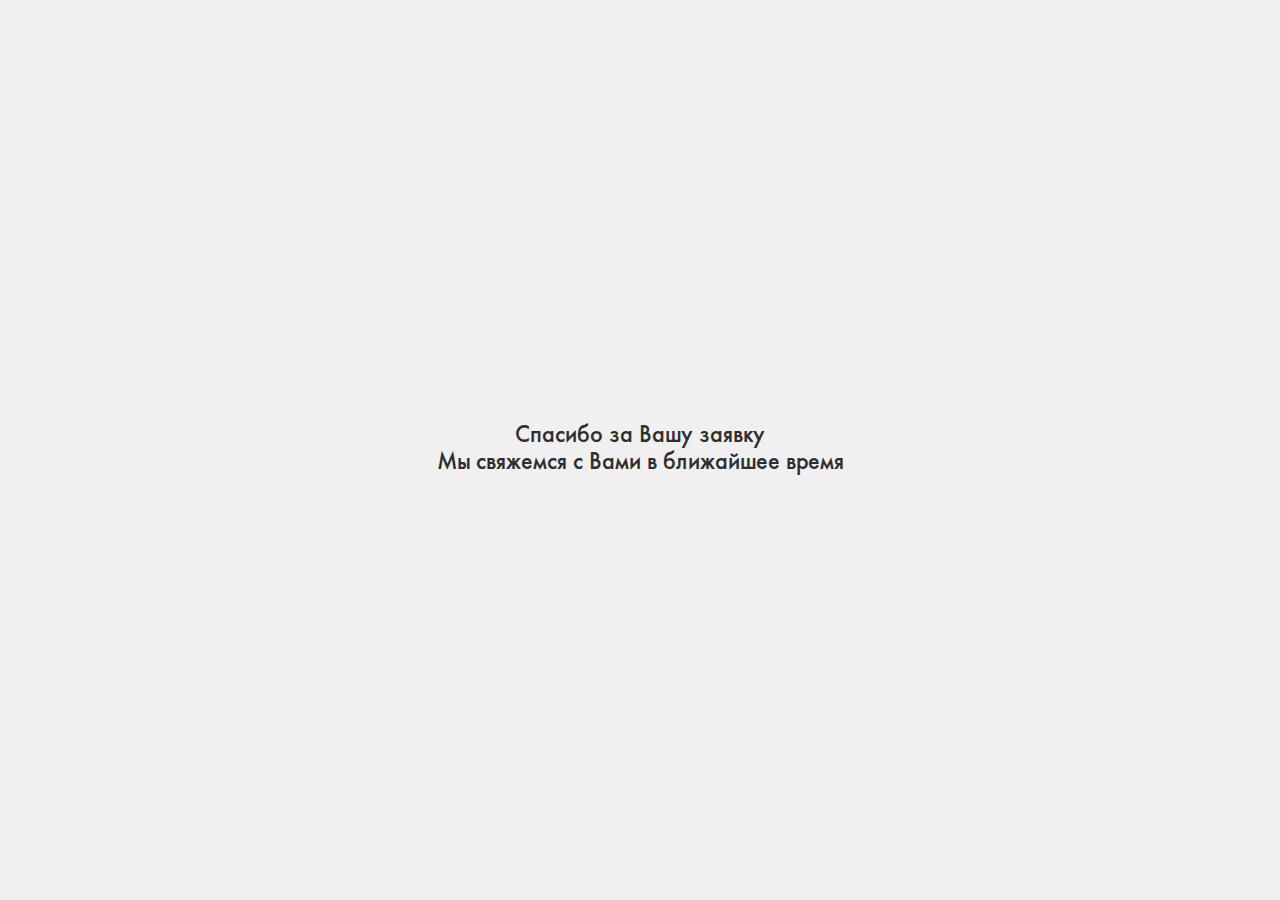
<file: thank-you.html>
<!DOCTYPE html>
<html xmlns=http://www.w3.org/1999/xhtml>
	<head>
		<meta charset=UTF-8>
		<meta name="viewport" content="width=device-width, initial-scale=1">
		<link rel="stylesheet" href="./css/style.css">
		<link rel="apple-touch-icon" sizes="180x180" href="./img/apple-touch-icon.png">
		<link rel="icon" type="image/png" sizes="32x32" href="./img/favicon-32x32.png">
		<link rel="icon" type="image/png" sizes="16x16" href="./img/favicon-16x16.png">
		<link rel="manifest" href="./img/site.webmanifest">
		<link rel="mask-icon" href="./img/safari-pinned-tab.svg" color="#5bbad5">
		<meta name="msapplication-TileColor" content="#da532c">
		<meta name="theme-color" content="#ffffff">
		<meta property="og:title" content="Архитектурное бюро Вячеслава Никольского">
		<meta property="og:site_name" content="Архитектурное бюро Вячеслава Никольского">
		<meta property="og:url" content="http://nikolsky-arch-bureau.ru">
		<meta property="og:description" content="Сайт архитектурного бюро Вячеслава Никольского">
		<meta property="og:image" content="http://nikolsky-arch-bureau.ru/img/logo.png">
		<title>Архитектурное бюро Вячеслава Никольского</title>
		<link href="https://cdn.jsdelivr.net/npm/bootstrap@5.0.0-beta2/dist/css/bootstrap.min.css" rel="stylesheet" integrity="sha384-BmbxuPwQa2lc/FVzBcNJ7UAyJxM6wuqIj61tLrc4wSX0szH/Ev+nYRRuWlolflfl" crossorigin="anonymous">
	</head>
    <body>
        <h2 class="mb-4 thanks_massage">Спасибо за Вашу заявку<br>Мы свяжемся с Вами в ближайшее время</h2>
    </body>
  <script>setTimeout(function(){
  window.history.back();
}, 1000);</script>
</html>
</file>
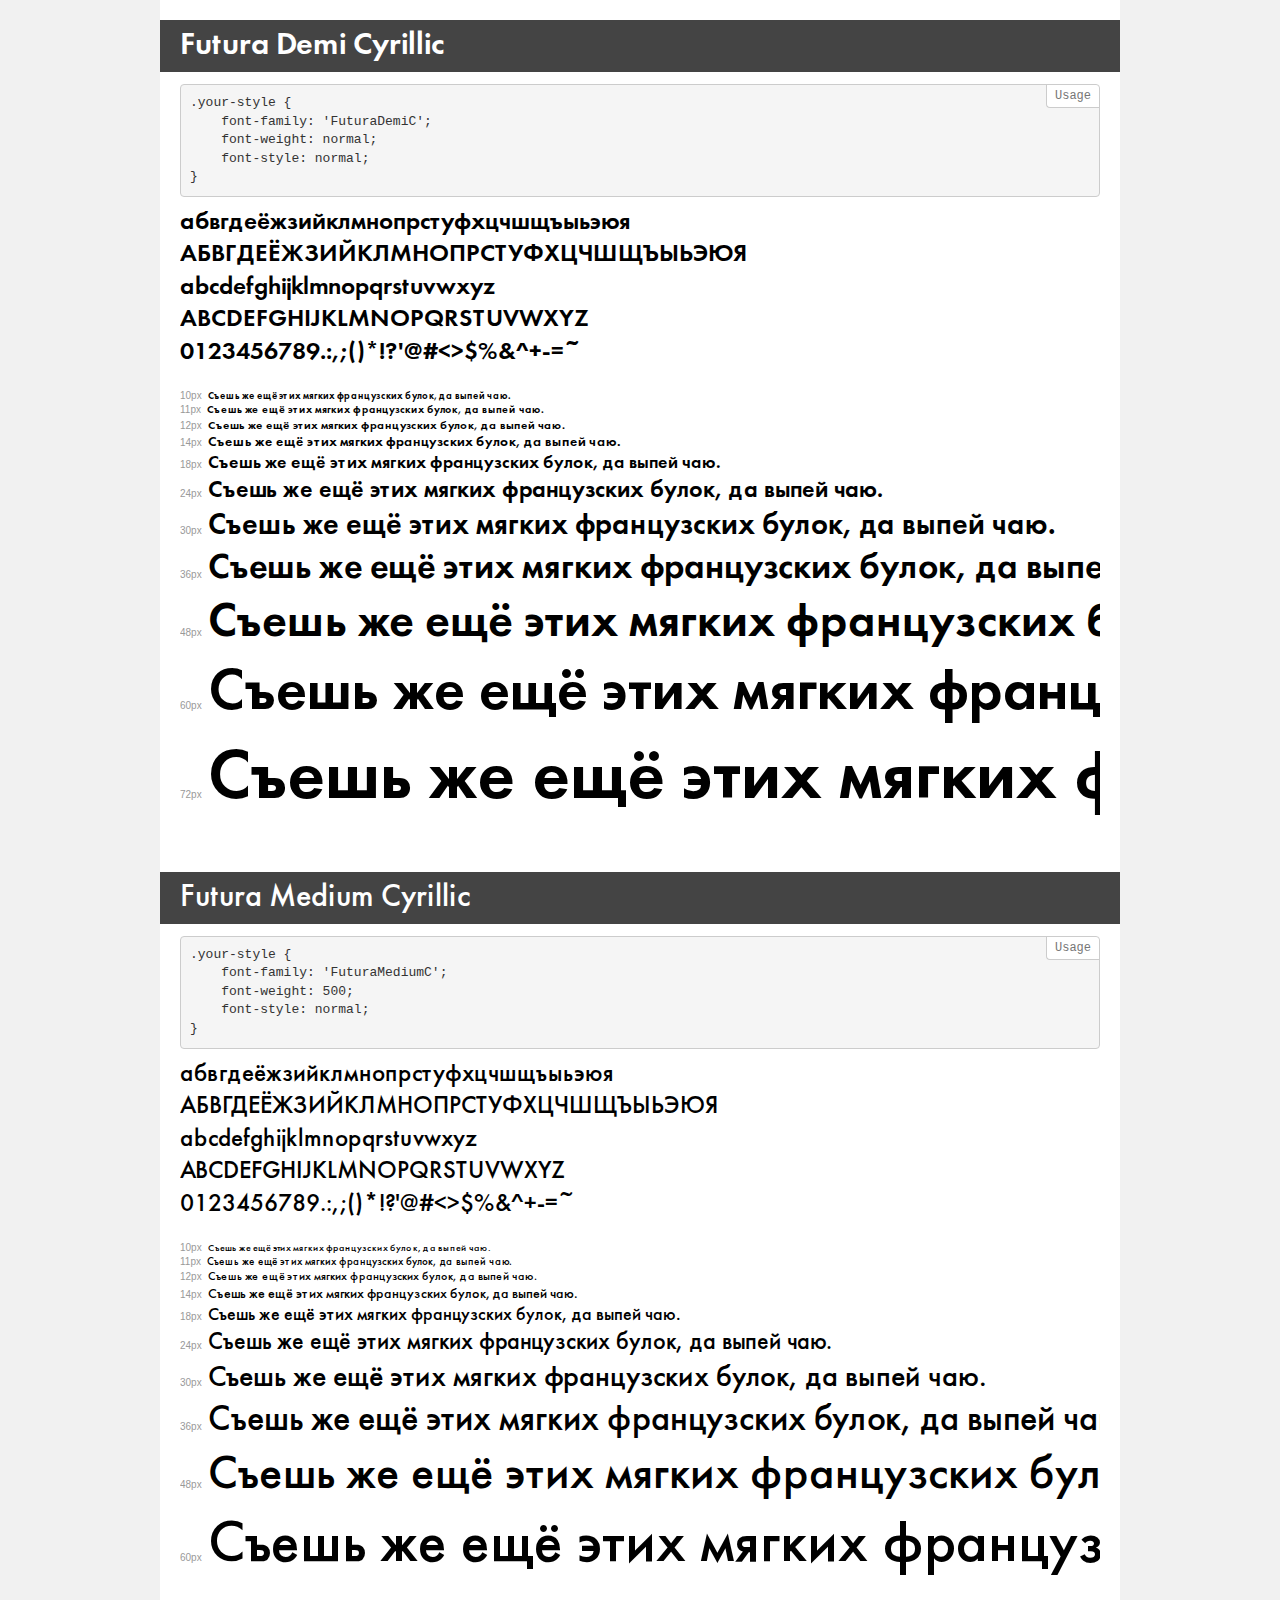
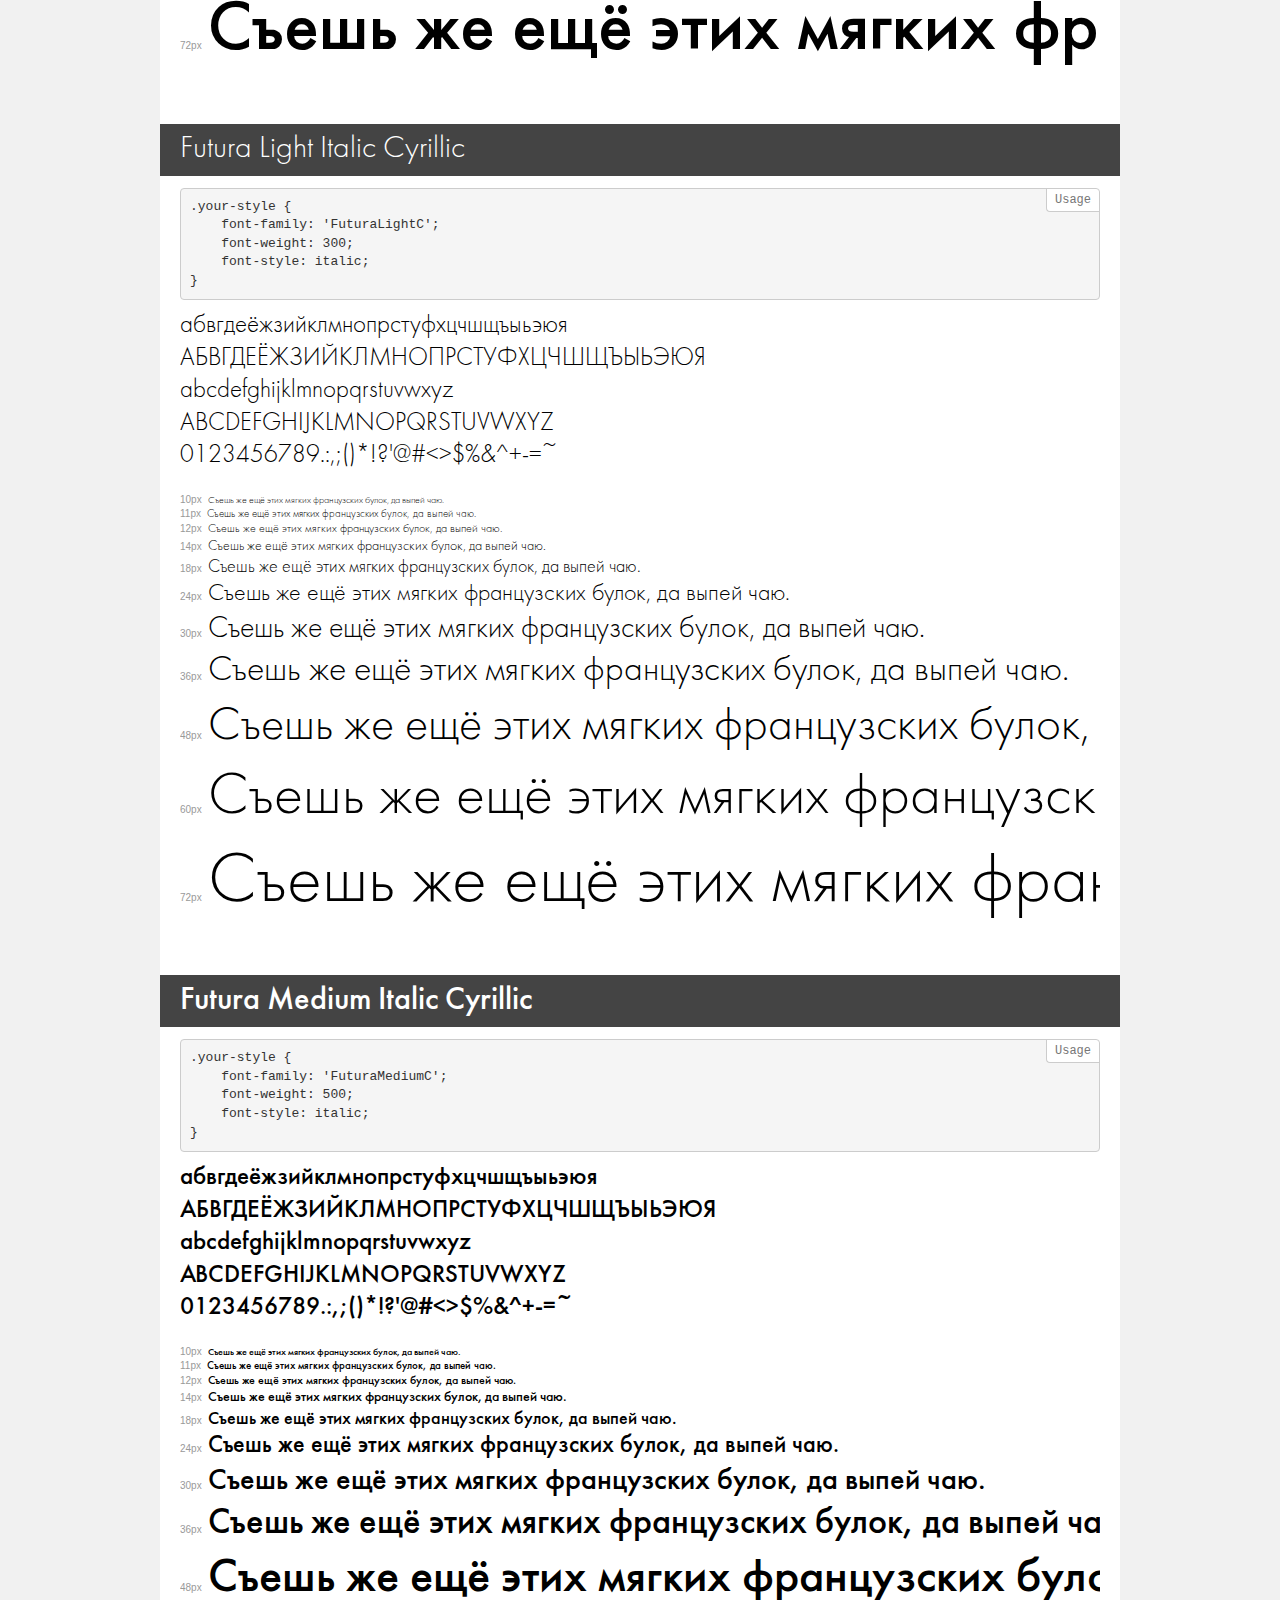
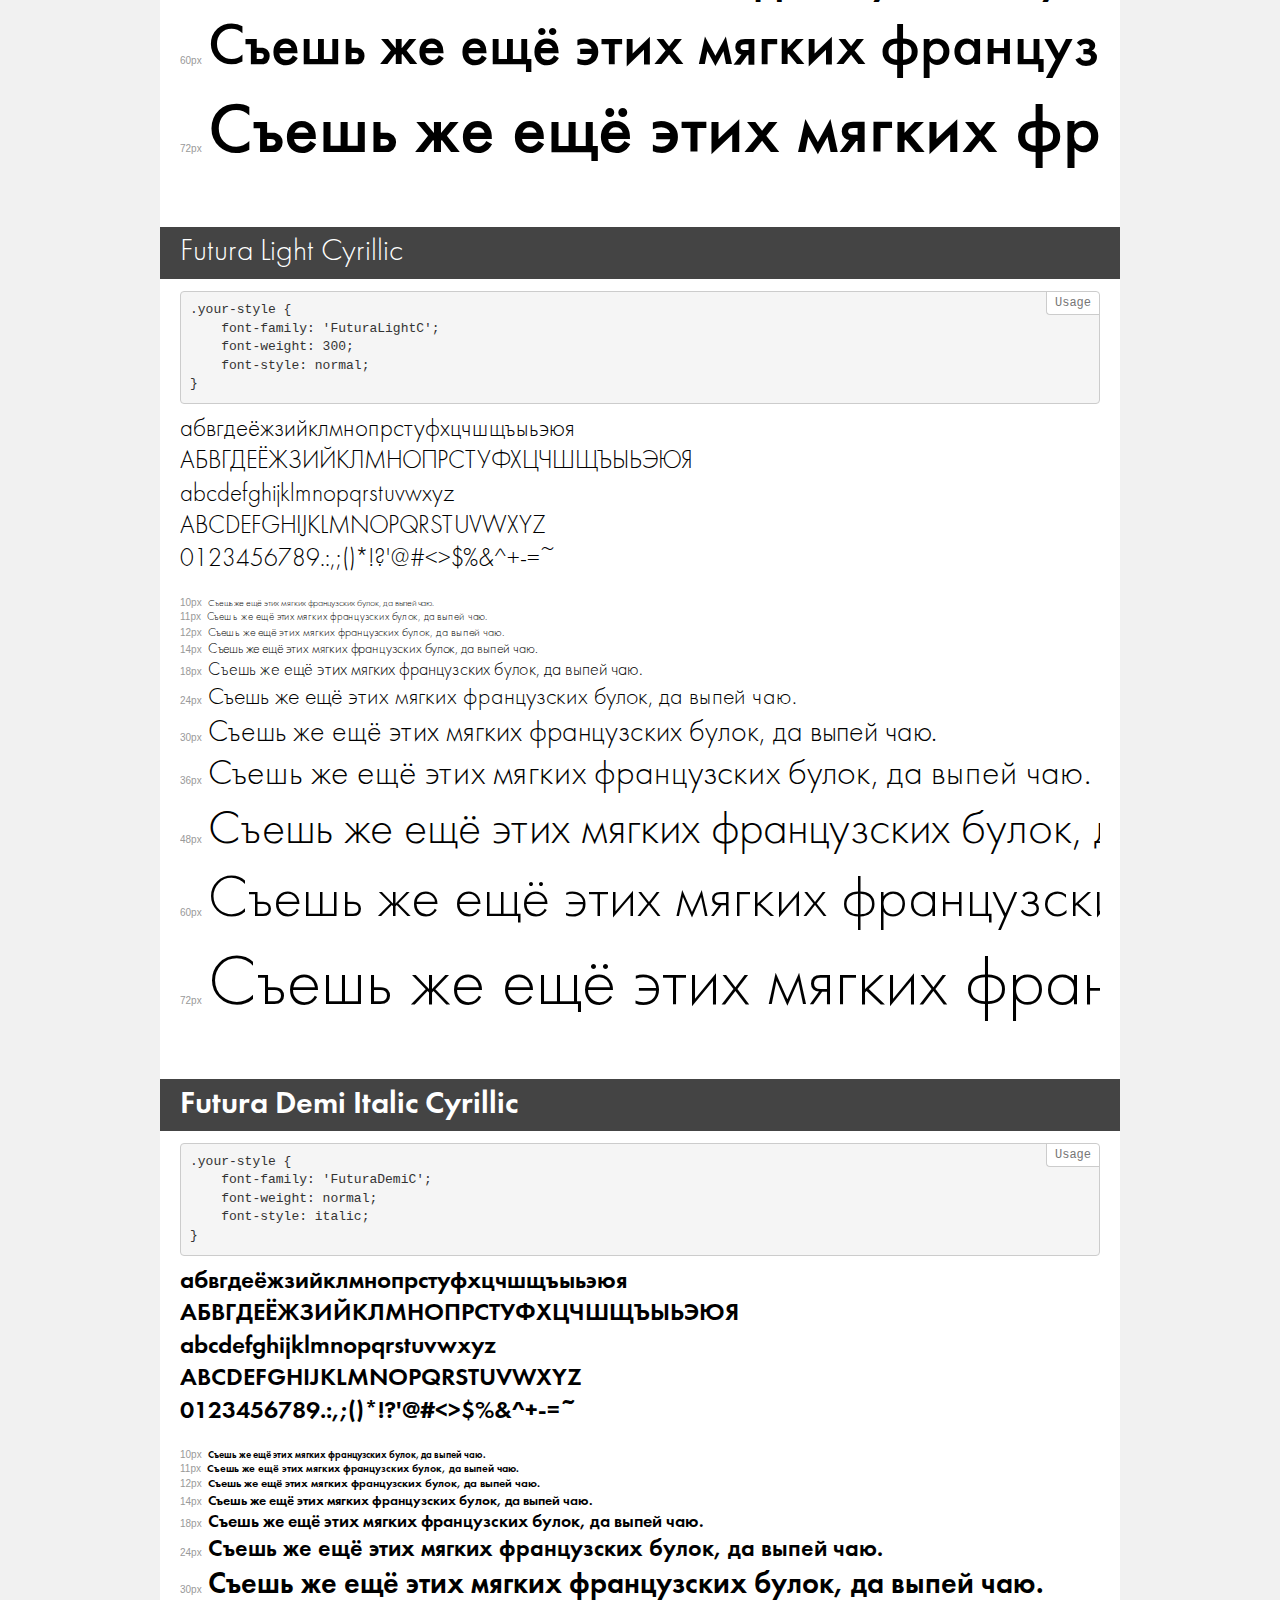
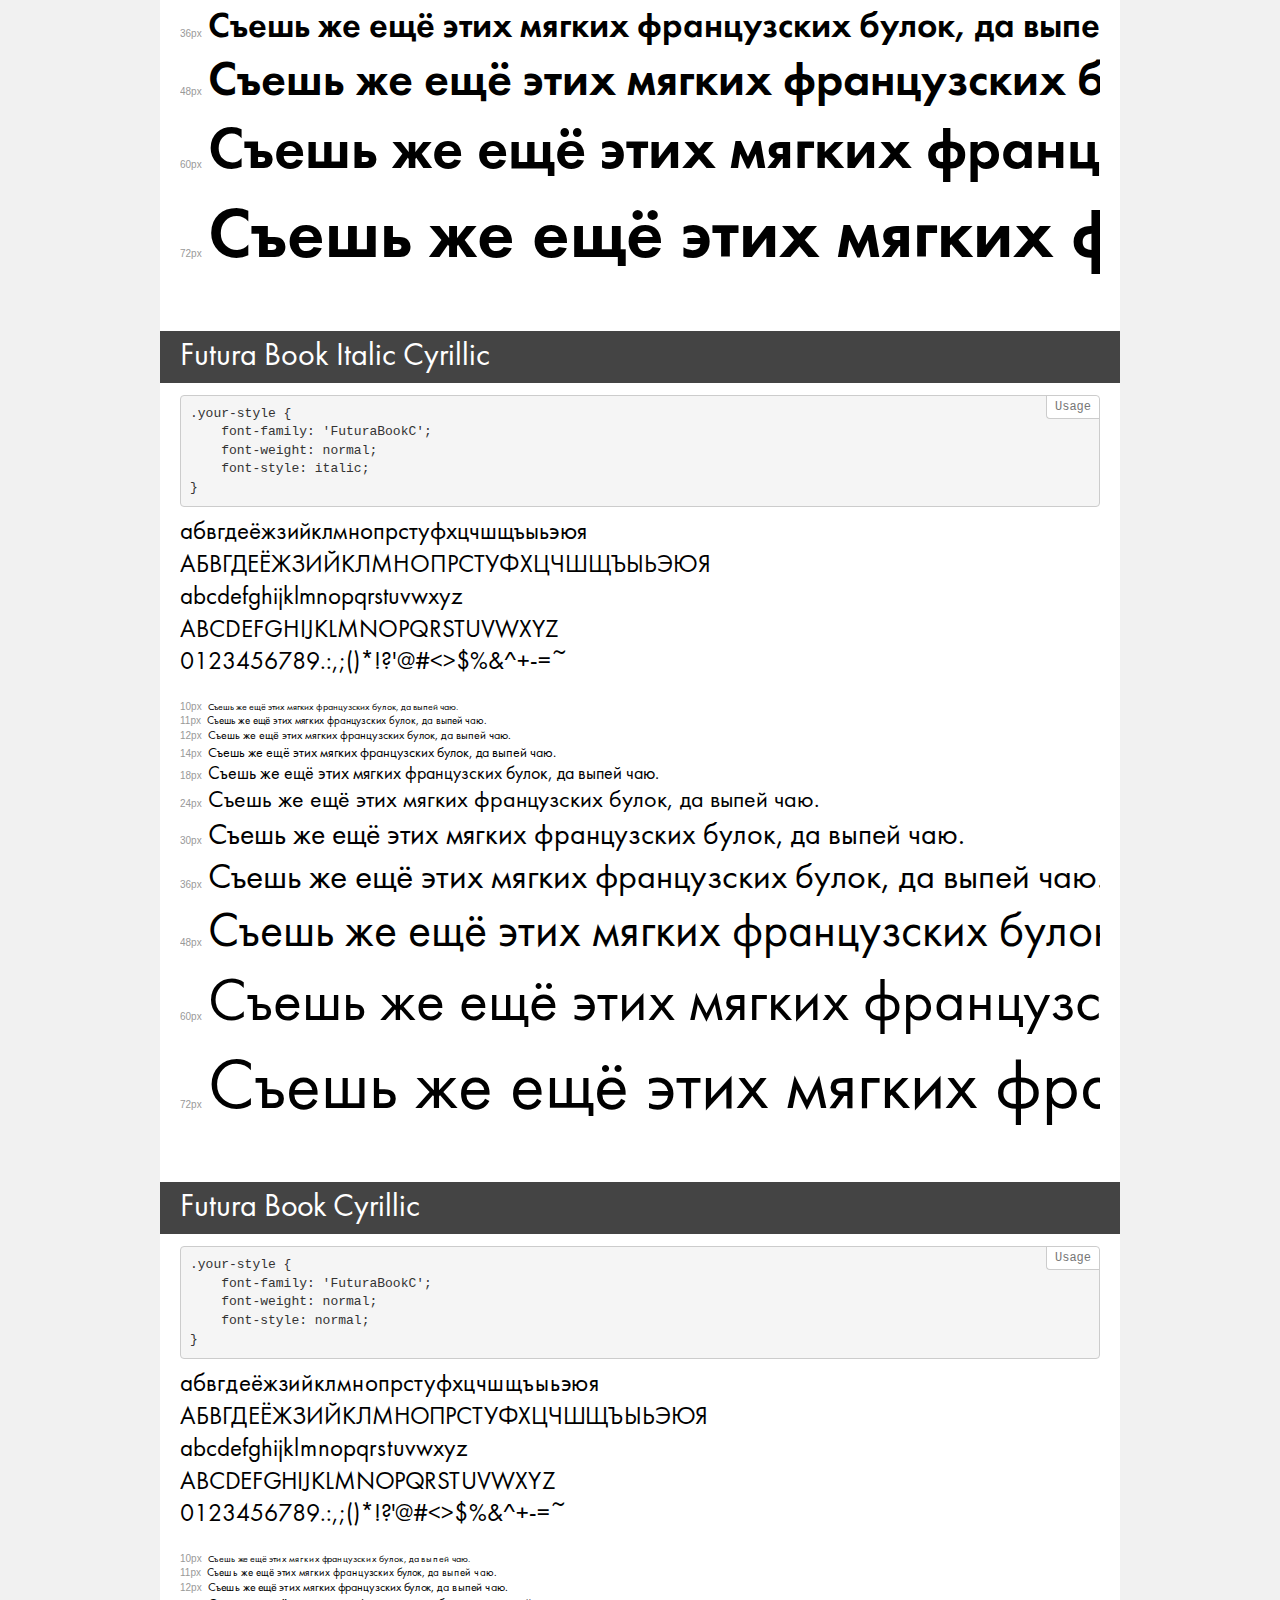
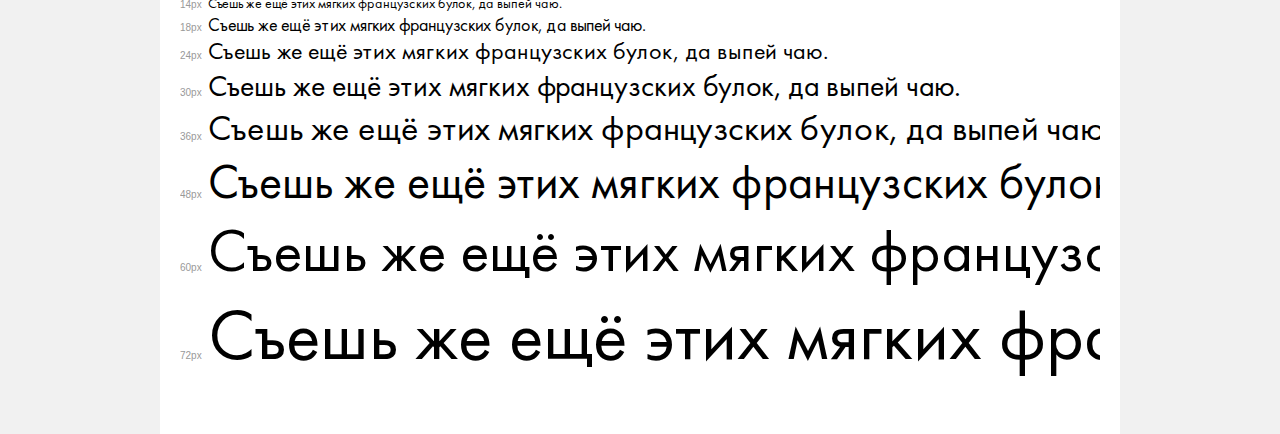
<file: fonts/demo.html>
<!DOCTYPE html>
<html>
<head>
	<meta charset="utf-8">
	<meta http-equiv="X-UA-Compatible" content="IE=edge">
	<meta name="viewport" content="width=device-width, initial-scale=1">
	<meta name="robots" content="noindex, noarchive">
	<title>Transfonter demo</title>
	<link href="stylesheet.css" rel="stylesheet">
	<style>
		/*
		http://meyerweb.com/eric/tools/css/reset/
		v2.0 | 20110126
		License: none (public domain)
		*/
		html, body, div, span, applet, object, iframe,
		h1, h2, h3, h4, h5, h6, p, blockquote, pre,
		a, abbr, acronym, address, big, cite, code,
		del, dfn, em, img, ins, kbd, q, s, samp,
		small, strike, strong, sub, sup, tt, var,
		b, u, i, center,
		dl, dt, dd, ol, ul, li,
		fieldset, form, label, legend,
		table, caption, tbody, tfoot, thead, tr, th, td,
		article, aside, canvas, details, embed,
		figure, figcaption, footer, header, hgroup,
		menu, nav, output, ruby, section, summary,
		time, mark, audio, video {
			margin: 0;
			padding: 0;
			border: 0;
			font-size: 100%;
			font: inherit;
			vertical-align: baseline;
		}
		/* HTML5 display-role reset for older browsers */
		article, aside, details, figcaption, figure,
		footer, header, hgroup, menu, nav, section {
			display: block;
		}
		body {
			line-height: 1;
		}
		ol, ul {
			list-style: none;
		}
		blockquote, q {
			quotes: none;
		}
		blockquote:before, blockquote:after,
		q:before, q:after {
			content: '';
			content: none;
		}
		table {
			border-collapse: collapse;
			border-spacing: 0;
		}
		/* common styles */
		body {
			background: #f1f1f1;
			color: #000;
		}
		.page {
			background: #fff;
			width: 920px;
			margin: 0 auto;
			padding: 20px 20px 0 20px;
			overflow: hidden;
		}
		.font-container {
			overflow-x: auto;
			overflow-y: hidden;
			margin-bottom: 40px;
			line-height: 1.3;
			white-space: nowrap;
			padding-bottom: 5px;
		}
		h1 {
			position: relative;
			background: #444;
			font-size: 32px;
			color: #fff;
			padding: 10px 20px;
			margin: 0 -20px 12px -20px;
		}
		.letters {
			font-size: 25px;
			margin-bottom: 20px;
		}
		.s10:before {
			content: '10px';
		}
		.s11:before {
			content: '11px';
		}
		.s12:before {
			content: '12px';
		}
		.s14:before {
			content: '14px';
		}
		.s18:before {
			content: '18px';
		}
		.s24:before {
			content: '24px';
		}
		.s30:before {
			content: '30px';
		}
		.s36:before {
			content: '36px';
		}
		.s48:before {
			content: '48px';
		}
		.s60:before {
			content: '60px';
		}
		.s72:before {
			content: '72px';
		}
		.s10:before, .s11:before, .s12:before, .s14:before,
		.s18:before, .s24:before, .s30:before, .s36:before,
		.s48:before, .s60:before, .s72:before {
			font-family: Arial, sans-serif;
			font-size: 10px;
			font-weight: normal;
			font-style: normal;
			color: #999;
			padding-right: 6px;
		}
		pre {
			display: block;
			position: relative;
			padding: 9px;
			margin: 0 0 10px;
			font-family: Monaco, Menlo, Consolas, "Courier New", monospace !important;
			font-size: 13px;
			line-height: 1.428571429;
			color: #333;
			font-weight: normal !important;
			font-style: normal !important;
			background-color: #f5f5f5;
			border: 1px solid #ccc;
			overflow-x: auto;
			border-radius: 4px;
		}
		pre:after {
			display: block;
			position: absolute;
			right: 0;
			top: 0;
			content: 'Usage';
			line-height: 1;
			padding: 5px 8px;
			font-size: 12px;
			color: #767676;
			background-color: #fff;
			border: 1px solid #ccc;
			border-right: none;
			border-top: none;
			border-radius: 0 4px 0 4px;
			z-index: 10;
		}
		/* responsive */
		@media (max-width: 959px) {
			.page {
				width: auto;
				margin: 0;
			}
		}
	</style>
</head>
<body>
<div class="page">
	<div class="demo" style="font-family: 'FuturaDemiC'; font-weight: normal; font-style: normal;">
		<h1>Futura Demi Cyrillic</h1>
		<pre>.your-style {
    font-family: 'FuturaDemiC';
    font-weight: normal;
    font-style: normal;
}</pre>
		<div class="font-container">
			<p class="letters">
				абвгдеёжзийклмнопрстуфхцчшщъыьэюя <br />
				АБВГДЕЁЖЗИЙКЛМНОПРСТУФХЦЧШЩЪЫЬЭЮЯ <br />
				abcdefghijklmnopqrstuvwxyz <br />
				ABCDEFGHIJKLMNOPQRSTUVWXYZ <br />				0123456789.:,;()*!?'@#<>$%&^+-=~
			</p>
			<p class="s10" style="font-size: 10px;">Съешь же ещё этих мягких французских булок, да выпей чаю.</p>
			<p class="s11" style="font-size: 11px;">Съешь же ещё этих мягких французских булок, да выпей чаю.</p>
			<p class="s12" style="font-size: 12px;">Съешь же ещё этих мягких французских булок, да выпей чаю.</p>
			<p class="s14" style="font-size: 14px;">Съешь же ещё этих мягких французских булок, да выпей чаю.</p>
			<p class="s18" style="font-size: 18px;">Съешь же ещё этих мягких французских булок, да выпей чаю.</p>
			<p class="s24" style="font-size: 24px;">Съешь же ещё этих мягких французских булок, да выпей чаю.</p>
			<p class="s30" style="font-size: 30px;">Съешь же ещё этих мягких французских булок, да выпей чаю.</p>
			<p class="s36" style="font-size: 36px;">Съешь же ещё этих мягких французских булок, да выпей чаю.</p>
			<p class="s48" style="font-size: 48px;">Съешь же ещё этих мягких французских булок, да выпей чаю.</p>
			<p class="s60" style="font-size: 60px;">Съешь же ещё этих мягких французских булок, да выпей чаю.</p>
			<p class="s72" style="font-size: 72px;">Съешь же ещё этих мягких французских булок, да выпей чаю.</p>
		</div>
	</div>
	<div class="demo" style="font-family: 'FuturaMediumC'; font-weight: 500; font-style: normal;">
		<h1>Futura Medium Cyrillic</h1>
		<pre>.your-style {
    font-family: 'FuturaMediumC';
    font-weight: 500;
    font-style: normal;
}</pre>
		<div class="font-container">
			<p class="letters">
				абвгдеёжзийклмнопрстуфхцчшщъыьэюя <br />
				АБВГДЕЁЖЗИЙКЛМНОПРСТУФХЦЧШЩЪЫЬЭЮЯ <br />
				abcdefghijklmnopqrstuvwxyz <br />
				ABCDEFGHIJKLMNOPQRSTUVWXYZ <br />				0123456789.:,;()*!?'@#<>$%&^+-=~
			</p>
			<p class="s10" style="font-size: 10px;">Съешь же ещё этих мягких французских булок, да выпей чаю.</p>
			<p class="s11" style="font-size: 11px;">Съешь же ещё этих мягких французских булок, да выпей чаю.</p>
			<p class="s12" style="font-size: 12px;">Съешь же ещё этих мягких французских булок, да выпей чаю.</p>
			<p class="s14" style="font-size: 14px;">Съешь же ещё этих мягких французских булок, да выпей чаю.</p>
			<p class="s18" style="font-size: 18px;">Съешь же ещё этих мягких французских булок, да выпей чаю.</p>
			<p class="s24" style="font-size: 24px;">Съешь же ещё этих мягких французских булок, да выпей чаю.</p>
			<p class="s30" style="font-size: 30px;">Съешь же ещё этих мягких французских булок, да выпей чаю.</p>
			<p class="s36" style="font-size: 36px;">Съешь же ещё этих мягких французских булок, да выпей чаю.</p>
			<p class="s48" style="font-size: 48px;">Съешь же ещё этих мягких французских булок, да выпей чаю.</p>
			<p class="s60" style="font-size: 60px;">Съешь же ещё этих мягких французских булок, да выпей чаю.</p>
			<p class="s72" style="font-size: 72px;">Съешь же ещё этих мягких французских булок, да выпей чаю.</p>
		</div>
	</div>
	<div class="demo" style="font-family: 'FuturaLightC'; font-weight: 300; font-style: italic;">
		<h1>Futura Light Italic Cyrillic</h1>
		<pre>.your-style {
    font-family: 'FuturaLightC';
    font-weight: 300;
    font-style: italic;
}</pre>
		<div class="font-container">
			<p class="letters">
				абвгдеёжзийклмнопрстуфхцчшщъыьэюя <br />
				АБВГДЕЁЖЗИЙКЛМНОПРСТУФХЦЧШЩЪЫЬЭЮЯ <br />
				abcdefghijklmnopqrstuvwxyz <br />
				ABCDEFGHIJKLMNOPQRSTUVWXYZ <br />				0123456789.:,;()*!?'@#<>$%&^+-=~
			</p>
			<p class="s10" style="font-size: 10px;">Съешь же ещё этих мягких французских булок, да выпей чаю.</p>
			<p class="s11" style="font-size: 11px;">Съешь же ещё этих мягких французских булок, да выпей чаю.</p>
			<p class="s12" style="font-size: 12px;">Съешь же ещё этих мягких французских булок, да выпей чаю.</p>
			<p class="s14" style="font-size: 14px;">Съешь же ещё этих мягких французских булок, да выпей чаю.</p>
			<p class="s18" style="font-size: 18px;">Съешь же ещё этих мягких французских булок, да выпей чаю.</p>
			<p class="s24" style="font-size: 24px;">Съешь же ещё этих мягких французских булок, да выпей чаю.</p>
			<p class="s30" style="font-size: 30px;">Съешь же ещё этих мягких французских булок, да выпей чаю.</p>
			<p class="s36" style="font-size: 36px;">Съешь же ещё этих мягких французских булок, да выпей чаю.</p>
			<p class="s48" style="font-size: 48px;">Съешь же ещё этих мягких французских булок, да выпей чаю.</p>
			<p class="s60" style="font-size: 60px;">Съешь же ещё этих мягких французских булок, да выпей чаю.</p>
			<p class="s72" style="font-size: 72px;">Съешь же ещё этих мягких французских булок, да выпей чаю.</p>
		</div>
	</div>
	<div class="demo" style="font-family: 'FuturaMediumC'; font-weight: 500; font-style: italic;">
		<h1>Futura Medium Italic Cyrillic</h1>
		<pre>.your-style {
    font-family: 'FuturaMediumC';
    font-weight: 500;
    font-style: italic;
}</pre>
		<div class="font-container">
			<p class="letters">
				абвгдеёжзийклмнопрстуфхцчшщъыьэюя <br />
				АБВГДЕЁЖЗИЙКЛМНОПРСТУФХЦЧШЩЪЫЬЭЮЯ <br />
				abcdefghijklmnopqrstuvwxyz <br />
				ABCDEFGHIJKLMNOPQRSTUVWXYZ <br />				0123456789.:,;()*!?'@#<>$%&^+-=~
			</p>
			<p class="s10" style="font-size: 10px;">Съешь же ещё этих мягких французских булок, да выпей чаю.</p>
			<p class="s11" style="font-size: 11px;">Съешь же ещё этих мягких французских булок, да выпей чаю.</p>
			<p class="s12" style="font-size: 12px;">Съешь же ещё этих мягких французских булок, да выпей чаю.</p>
			<p class="s14" style="font-size: 14px;">Съешь же ещё этих мягких французских булок, да выпей чаю.</p>
			<p class="s18" style="font-size: 18px;">Съешь же ещё этих мягких французских булок, да выпей чаю.</p>
			<p class="s24" style="font-size: 24px;">Съешь же ещё этих мягких французских булок, да выпей чаю.</p>
			<p class="s30" style="font-size: 30px;">Съешь же ещё этих мягких французских булок, да выпей чаю.</p>
			<p class="s36" style="font-size: 36px;">Съешь же ещё этих мягких французских булок, да выпей чаю.</p>
			<p class="s48" style="font-size: 48px;">Съешь же ещё этих мягких французских булок, да выпей чаю.</p>
			<p class="s60" style="font-size: 60px;">Съешь же ещё этих мягких французских булок, да выпей чаю.</p>
			<p class="s72" style="font-size: 72px;">Съешь же ещё этих мягких французских булок, да выпей чаю.</p>
		</div>
	</div>
	<div class="demo" style="font-family: 'FuturaLightC'; font-weight: 300; font-style: normal;">
		<h1>Futura Light Cyrillic</h1>
		<pre>.your-style {
    font-family: 'FuturaLightC';
    font-weight: 300;
    font-style: normal;
}</pre>
		<div class="font-container">
			<p class="letters">
				абвгдеёжзийклмнопрстуфхцчшщъыьэюя <br />
				АБВГДЕЁЖЗИЙКЛМНОПРСТУФХЦЧШЩЪЫЬЭЮЯ <br />
				abcdefghijklmnopqrstuvwxyz <br />
				ABCDEFGHIJKLMNOPQRSTUVWXYZ <br />				0123456789.:,;()*!?'@#<>$%&^+-=~
			</p>
			<p class="s10" style="font-size: 10px;">Съешь же ещё этих мягких французских булок, да выпей чаю.</p>
			<p class="s11" style="font-size: 11px;">Съешь же ещё этих мягких французских булок, да выпей чаю.</p>
			<p class="s12" style="font-size: 12px;">Съешь же ещё этих мягких французских булок, да выпей чаю.</p>
			<p class="s14" style="font-size: 14px;">Съешь же ещё этих мягких французских булок, да выпей чаю.</p>
			<p class="s18" style="font-size: 18px;">Съешь же ещё этих мягких французских булок, да выпей чаю.</p>
			<p class="s24" style="font-size: 24px;">Съешь же ещё этих мягких французских булок, да выпей чаю.</p>
			<p class="s30" style="font-size: 30px;">Съешь же ещё этих мягких французских булок, да выпей чаю.</p>
			<p class="s36" style="font-size: 36px;">Съешь же ещё этих мягких французских булок, да выпей чаю.</p>
			<p class="s48" style="font-size: 48px;">Съешь же ещё этих мягких французских булок, да выпей чаю.</p>
			<p class="s60" style="font-size: 60px;">Съешь же ещё этих мягких французских булок, да выпей чаю.</p>
			<p class="s72" style="font-size: 72px;">Съешь же ещё этих мягких французских булок, да выпей чаю.</p>
		</div>
	</div>
	<div class="demo" style="font-family: 'FuturaDemiC'; font-weight: normal; font-style: italic;">
		<h1>Futura Demi Italic Cyrillic</h1>
		<pre>.your-style {
    font-family: 'FuturaDemiC';
    font-weight: normal;
    font-style: italic;
}</pre>
		<div class="font-container">
			<p class="letters">
				абвгдеёжзийклмнопрстуфхцчшщъыьэюя <br />
				АБВГДЕЁЖЗИЙКЛМНОПРСТУФХЦЧШЩЪЫЬЭЮЯ <br />
				abcdefghijklmnopqrstuvwxyz <br />
				ABCDEFGHIJKLMNOPQRSTUVWXYZ <br />				0123456789.:,;()*!?'@#<>$%&^+-=~
			</p>
			<p class="s10" style="font-size: 10px;">Съешь же ещё этих мягких французских булок, да выпей чаю.</p>
			<p class="s11" style="font-size: 11px;">Съешь же ещё этих мягких французских булок, да выпей чаю.</p>
			<p class="s12" style="font-size: 12px;">Съешь же ещё этих мягких французских булок, да выпей чаю.</p>
			<p class="s14" style="font-size: 14px;">Съешь же ещё этих мягких французских булок, да выпей чаю.</p>
			<p class="s18" style="font-size: 18px;">Съешь же ещё этих мягких французских булок, да выпей чаю.</p>
			<p class="s24" style="font-size: 24px;">Съешь же ещё этих мягких французских булок, да выпей чаю.</p>
			<p class="s30" style="font-size: 30px;">Съешь же ещё этих мягких французских булок, да выпей чаю.</p>
			<p class="s36" style="font-size: 36px;">Съешь же ещё этих мягких французских булок, да выпей чаю.</p>
			<p class="s48" style="font-size: 48px;">Съешь же ещё этих мягких французских булок, да выпей чаю.</p>
			<p class="s60" style="font-size: 60px;">Съешь же ещё этих мягких французских булок, да выпей чаю.</p>
			<p class="s72" style="font-size: 72px;">Съешь же ещё этих мягких французских булок, да выпей чаю.</p>
		</div>
	</div>
	<div class="demo" style="font-family: 'FuturaBookC'; font-weight: normal; font-style: italic;">
		<h1>Futura Book Italic Cyrillic</h1>
		<pre>.your-style {
    font-family: 'FuturaBookC';
    font-weight: normal;
    font-style: italic;
}</pre>
		<div class="font-container">
			<p class="letters">
				абвгдеёжзийклмнопрстуфхцчшщъыьэюя <br />
				АБВГДЕЁЖЗИЙКЛМНОПРСТУФХЦЧШЩЪЫЬЭЮЯ <br />
				abcdefghijklmnopqrstuvwxyz <br />
				ABCDEFGHIJKLMNOPQRSTUVWXYZ <br />				0123456789.:,;()*!?'@#<>$%&^+-=~
			</p>
			<p class="s10" style="font-size: 10px;">Съешь же ещё этих мягких французских булок, да выпей чаю.</p>
			<p class="s11" style="font-size: 11px;">Съешь же ещё этих мягких французских булок, да выпей чаю.</p>
			<p class="s12" style="font-size: 12px;">Съешь же ещё этих мягких французских булок, да выпей чаю.</p>
			<p class="s14" style="font-size: 14px;">Съешь же ещё этих мягких французских булок, да выпей чаю.</p>
			<p class="s18" style="font-size: 18px;">Съешь же ещё этих мягких французских булок, да выпей чаю.</p>
			<p class="s24" style="font-size: 24px;">Съешь же ещё этих мягких французских булок, да выпей чаю.</p>
			<p class="s30" style="font-size: 30px;">Съешь же ещё этих мягких французских булок, да выпей чаю.</p>
			<p class="s36" style="font-size: 36px;">Съешь же ещё этих мягких французских булок, да выпей чаю.</p>
			<p class="s48" style="font-size: 48px;">Съешь же ещё этих мягких французских булок, да выпей чаю.</p>
			<p class="s60" style="font-size: 60px;">Съешь же ещё этих мягких французских булок, да выпей чаю.</p>
			<p class="s72" style="font-size: 72px;">Съешь же ещё этих мягких французских булок, да выпей чаю.</p>
		</div>
	</div>
	<div class="demo" style="font-family: 'FuturaBookC'; font-weight: normal; font-style: normal;">
		<h1>Futura Book Cyrillic</h1>
		<pre>.your-style {
    font-family: 'FuturaBookC';
    font-weight: normal;
    font-style: normal;
}</pre>
		<div class="font-container">
			<p class="letters">
				абвгдеёжзийклмнопрстуфхцчшщъыьэюя <br />
				АБВГДЕЁЖЗИЙКЛМНОПРСТУФХЦЧШЩЪЫЬЭЮЯ <br />
				abcdefghijklmnopqrstuvwxyz <br />
				ABCDEFGHIJKLMNOPQRSTUVWXYZ <br />				0123456789.:,;()*!?'@#<>$%&^+-=~
			</p>
			<p class="s10" style="font-size: 10px;">Съешь же ещё этих мягких французских булок, да выпей чаю.</p>
			<p class="s11" style="font-size: 11px;">Съешь же ещё этих мягких французских булок, да выпей чаю.</p>
			<p class="s12" style="font-size: 12px;">Съешь же ещё этих мягких французских булок, да выпей чаю.</p>
			<p class="s14" style="font-size: 14px;">Съешь же ещё этих мягких французских булок, да выпей чаю.</p>
			<p class="s18" style="font-size: 18px;">Съешь же ещё этих мягких французских булок, да выпей чаю.</p>
			<p class="s24" style="font-size: 24px;">Съешь же ещё этих мягких французских булок, да выпей чаю.</p>
			<p class="s30" style="font-size: 30px;">Съешь же ещё этих мягких французских булок, да выпей чаю.</p>
			<p class="s36" style="font-size: 36px;">Съешь же ещё этих мягких французских булок, да выпей чаю.</p>
			<p class="s48" style="font-size: 48px;">Съешь же ещё этих мягких французских булок, да выпей чаю.</p>
			<p class="s60" style="font-size: 60px;">Съешь же ещё этих мягких французских булок, да выпей чаю.</p>
			<p class="s72" style="font-size: 72px;">Съешь же ещё этих мягких французских булок, да выпей чаю.</p>
		</div>
	</div>
</div>
</body>
</html>
</file>
<file: css/style.css>
* {
    margin: 0;
    padding: 0;
}

@font-face {
    font-family: "FuturaMediumC";
    src: url("../fonts/FuturaMediumC.ttf") format("truetype");
    font-style: normal;
    font-weight: normal;
}

@font-face {
    font-family: "FuturaBookC";
    src: url("../fonts/FuturaBookC.ttf") format("truetype");
    font-style: normal;
    font-weight: normal;
}

@font-face {
    font-family: "FuturaDemiC";
    src: url("../fonts/FuturaDemiC.ttf") format("truetype");
    font-style: normal;
    font-weight: normal;
}

@font-face {
    font-family: "FuturaLightC";
    src: url("../fonts/FuturaLightC.ttf") format("truetype");
    font-style: normal;
    font-weight: normal;
}

@font-face {
    font-family: "FuturaPT";
    src: url("../fonts/FuturaPT.ttf") format("truetype");
    font-style: normal;
    font-weight: normal;
}

html,
body {
    margin: 0;
    padding: 0;
    width: 100%;
    scrollbar-color: #000 #fff;
    scrollbar-width: 24px;
    text-align: left;
    background-repeat: repeat-x, repeat;
    background-size: initial;
    background: #f0f0f0;
}

.invisible__block {
    display: none;
}

.delete__scroll {
    overflow: hidden;
}

img {
    width: 100%;
    height: 100%;
    padding: 0;
    margin: 0;
}

.open__menu {
    right: 20vw!important;
}

.feedback__form {
    width: 40vw;
    height: 100vh;
    background: #f0f0f0;
    position: fixed;
    right: -20vw;
    top: 0;
    bottom: 0;
    z-index: 9;
    transition: 0.5s;
}

.form__window p {
    font-family: FuturaMediumC;
    font-style: normal;
    font-weight: 500;
    margin: 0px 0px 0px 25px;
}

.modal__arrow {
    position: absolute;
    right: 50px;
    top: 50px;
    font-size: 50px;
    color: #B8B8B8;
    z-index: 9999999999999999;
    cursor: pointer;
}

.send__button {
    width: 264px;
    height: 52px;
    border: 2px solid #2E2E2E;
}

.gray__overlay {
    background-color: #000;
    height: 100%;
    left: 0;
    opacity: 0.5;
    position: fixed;
    top: 0;
    width: 100%;
    z-index: 8;
}

.gray__overlay__mobile {
    background: rgba(0,0,0,0.4);
    height: 100%;
    left: 0;
    opacity: 0.5;
    position: absolute;
    top: 0;
    width: 100%;
    z-index: 1;

}

.politic__font {
    font-family: FuturaMediumC;
    font-style: normal;
    font-weight: normal;
    font-size: 12px;
    color: #A5A5A5;
    cursor: pointer;
}

.form__field {
    margin: 0px 0px 50px 0px;
    height: 54px;
    width: 491px;
    display: block;
    font-size: 1rem;
    font-weight: 400;
    line-height: 1.5;
    color: #212529;
    background-color: #fff;
    border: none;
    padding: 0px 0px 0px 25px;
    -webkit-appearance: none;
    -moz-appearance: none;
    appearance: none;
    transition: border-color .15s ease-in-out,box-shadow .15s ease-in-out
}

.form__field {
    margin: 0px 0px 50px 0px;
    height: 54px;
    width: 491px;
    display: block;
    font-size: 1rem;
    font-weight: 400;
    line-height: 1.5;
    color: #212529;
    background-color: #fff;
    border: none;
    padding: 0px 0px 0px 25px;
    -webkit-appearance: none;
    -moz-appearance: none;
    appearance: none;
    transition: border-color .15s ease-in-out,box-shadow .15s ease-in-out
}

.order__form__field {
    margin: 0px 0px 50px 0px;
    height: 54px;
    width: 100%;
    display: block;
    font-size: 1rem;
    font-weight: 400;
    line-height: 1.5;
    color: #212529;
    background-color: #fff;
    border: none;
    padding: 0px 0px 0px 25px;
    -webkit-appearance: none;
    -moz-appearance: none;
    appearance: none;
    transition: border-color .15s ease-in-out,box-shadow .15s ease-in-out
}

.feedback__form {
    display: flex;
    justify-content: center;
    align-items: center;
}

a {
    text-decoration: none!important;
}

a:hover {
    color:#000!important;
}

main {
    width: 80vw;
}

nav ul {
    font-family: FuturaBookC;
    font-style: normal;
    font-weight: normal;
    line-height: 60px;
    text-align: right;
    letter-spacing: 0.12em;
    color: #2E2E2E;
    float: right;
}

.transition-translate {
    position: relative;
    cursor: pointer;
    right: 0%;
    transition: 1s linear;
}

.transition-translate:hover {
    right: 5%;
}

nav ul li {
    list-style-type: none;
}

.menu__header {
    font-family: FuturaBookC;
    font-style: normal;
    font-weight: normal;
    font-size: 1em;
    line-height: 35px;
    text-align: right;
    letter-spacing: 0.12em;
    color: #2E2E2E;
}

@media screen and (max-width: 700px) {
    .menu__header {
        font-size: 1.3em;
        padding: 1.5em 0em 1.2em 0em;
    }

    .get__price__block {
        padding: 0em 0em 0em 1em;
    }

    .portfolio__buro__block h2 {
        padding: 0;
        margin-top: 50px;
        margin-bottom: 17px;
    }

    .swiper-container {
        margin-top: 75px;
    }
    

    .price__info__block {
        height: 85px;
    }
    
    .price__padings__mobile {
        padding: 25px!important;
    }

    .price__block__padding {
        padding: 25px;
    }

    .portfolio__buro__block h2,
    .price__block h1,
    .second__about__buro__block h2,
    .about__buro__block h2 {
        text-align: left;
    }

    .footer__info a {
        font-size: 15px;
    }

    .footer__info p {
        font-size: 15px;
    }

    .footer__info h1 {
        font-size: 1em;
    }

    .price__info__block h2 {
        font-size: 1.3em;
    }

    .gallery__hover__effect .gallery__hover__effect__text ul {
        font-size: 10px;
    }

    .gallery__hover__effect__text ul li:nth-child(2n) {
        font-size: 15px;
    }
    
    .gallery__hover__effect__text ul li:nth-child(2n+1) {
        font-size: 15px;
    }

    html {
        width: 100vw;
    }

    main {
        width: 100%;
    }

    nav {
        display: none;
    }

    .form__window,
    .feedback__form {
        display: none;
    }

    .conditions__block {
        padding: 15px;
    }

    .price__block__head h1 {
        font-size: 1.7em; 
    }

    .text__to__next__work__block ul {
        list-style-type: none;
        padding: 0em 0px 0px 1em;
    }

    .text__to__next__work__block span {
        font-size: 30px;
        padding: 0em 0px 0px 1em;
        text-align: center;
    }

    .container, 
    .container-lg, 
    .container-md, 
    .container-sm, 
    .container-xl, 
    .container-xxl {
        max-width: 100%!important;
    }

    .first__block__text {
        position: relative;
        z-index: 9;
    }

    .first__block__text h2 {
        font-size: 1.7em;
        text-align: left;
        display: flex;
        justify-content: center;
        align-items: center;
        margin: 25px;
    }

    .first__block__text h3 {
        font-size: 1.3em;
        margin-bottom: 1.5em;
    }

    nav button {
        width: 190px;
        height: 52px;
    }

    nav button a {
        font-size: 0.6em;
    }

    .portfolio__buro__block h2 {
        font-size: 1.7em;
    }
    
    .about__buro__block h2 {
        font-size: 1.7em;
        margin-top: 60px;
    }

    .facesblock p {
        font-size: 1.3em;
    }
    
    .facesblock h2 {
        font-size: 1.3em;
    }
    
    .facesblock h3 {
        font-size: 1.7em;
    }
    
    .facesblock h4 {
        font-size: 1.3em;
    }
    
    .facesblock .date {
        font-size: 0.75em;
    }
    
    .facesblock .prize {
        font-size: 0.75em;
        padding: 0;
    }
    
    .second__facesblock .date {
        font-size: 0.6em;
    }
    
    .second__facesblock .prize {
        font-size: 0.6em;
        padding: 0;
    }
    
    .second__facesblock p {
        font-size: 1em;
    }
    
    .second__facesblock h2 {
        font-size: 1em;
    }
    
    .second__facesblock h3 {
        font-size: 1.5em;
    }
    
    .second__facesblock h4 {
        font-size: 1em;
    }

    .condition__block {
        padding: 2em 1em 2em 1em;
    }

    .condition__block span:nth-child(1) {
        font-size: 1.2em;
    }
    
    .condition__block span:nth-child(2) {
        font-size: 1.2em;
        text-align: right;
    }

    .condition__block button {
        display: none;
    }

    .price__info__block span {
        font-size: 0.7em;
    }

    .panel ul li {
        font-size: 1.3em;
    }

    .second__about__buro__block p {
        font-size: 1.3em;
    }

    .second__about__buro__block p {
        padding: 0em;
    }

    .about__buro__block p {
        font-size: 1.3em;
        padding: 0em;
    }

    .about__buro__textarea {
        padding: 0em 25px 0em 25px;
    }

    .panel ul {
        padding: 0;
    }
    
}

@media screen and (min-width: 991px) {
    .menu__header {
        font-size: 1.3em;
        padding: 1.5em 0em 1.2em 0em;
    }

    .logo {
        width: 150px;
        float: right;
        overflow: auto;
        margin: 0pc 0px 1.5em 0px;
    }

    .price__info__block {
        height: 170px;
    }

    .portfolio__buro__block h2 {
        padding: 1.5em 0em 0em 0em;
    }

    .conditions__block {
        padding: 0px 0px 8em 4em;
    }

    .condition__block {
        padding: 4em;
    }

    .get__price__block {
        width: 100%;
        padding: 1.5em 0em 1.5em 1em;
    }

    .price__block {
        padding: 0px 0px 5em 0em;
    }
    

    .about__buro__textarea {
        padding: 0em 3em 0em 3em;
    }

    .price__block__head {
        padding: 3em 3em 3em 3em!important;
    }

    .text__to__next__work__block ul {
        list-style-type: none;
        padding: 1em 0px 0px 10em;
    }

    .text__to__next__work__block span {
        font-size: 50px;
    }

    .text__to__next__work__block,
    .image__to__next__work__block {
        height: 50vh;
        width: 100%;
        display: flex;
        justify-content: center;
        align-items: center;
        position: relative;
    }

    .price__block__padding {
        padding: 0px 15px 0px 3em!important;
    }

    .footer__info h1 {
        font-size: 1.2em;
    }

    .footer__info a {
        font-size: 1.3em;
    }

    .footer__info p {
        font-size: 1.3em;
    }

    .footer__info h1 {
        font-size: 1.7em;
    }

    .navigation {
        display: none;
    }

    .first__block__text {
        margin-top: 43vh;
    }

    nav ul {
        padding: 0px 0px 1.2em 50px;
        font-size: 1.5em;
    }

    .price__block h1 {
        font-size: 2em;
    }

    .gallery__hover__effect .gallery__hover__effect__text ul {
        font-size: 16px;
    }

    .gallery__hover__effect__text ul li:nth-child(2n) {
        font-size: 25px;
    }
    
    .gallery__hover__effect__text ul li:nth-child(2n+1) {
        font-size: 25px;
    }

    .container, 
    .container-lg, 
    .container-md, 
    .container-sm, 
    .container-xl, 
    .container-xxl {
        max-width: 100%!important;
    }

    .first__block__text h2 {
        font-size: 2.2em;
        padding: 0px 0px 2.5em 25px;
    }
    
    .first__block__text h3 {
        font-size: 1.7em;
    }

    nav button {
        width: 190px;
        height: 52px;
    }

    nav button a {
        font-size: 0.6em;
    }

    .about__buro__block h2 {
        font-size: 2em;
    }

    .portfolio__buro__block h2 {
        font-size: 2em;
    }
 
    .about__buro__block p {
        font-size: 1.5em;
        padding: 1.5em 0em 0em 0em;
    }
    
    .about__buro__block h2 {
        font-size: 2em;
    }
 
    .about__buro__block p {
        font-size: 1.5em;
    }

    .facesblock p {
        font-size: 1.5em;
    }
    
    .facesblock h2 {
        font-size: 1.3em;
    }
    
    .facesblock h3 {
        font-size: 3em;
    }
    
    .facesblock h4 {
        font-size: 1.3em;
    }
    
    .facesblock .date {
        font-size: 1.1em;
    }
    
    .facesblock .prize {
        font-size: 1.1em;
    }
    
    .second__facesblock .date {
        font-size: 1.1em;
    }
    
    .second__facesblock .prize {
        font-size: 1.1em;
    }
    
    .second__facesblock p {
        font-size: 1.5em;
    }
    
    .second__facesblock h2 {
        font-size: 1.3em;
    }
    
    .second__facesblock h3 {
        font-size: 3em;
    }
    
    .second__facesblock h4 {
        font-size: 1.3em;
    }

    .condition__block span:nth-child(1) {
        font-size: 1.5em;
    }
    
    .condition__block span:nth-child(2) {
        font-size: 1.5em;
        text-align: center;
    }

    .condition__block button {
        font-size: 1.5em; 
        width: 200px;
        height: 51px;
        display: flex;
    }

    .price__info__block h2 {
        font-size: 1.7em;
    }

    .price__info__block span {
        font-size: 0.7em;
    }

    .panel ul li {
        font-size: 1.3em;
    }

    .second__about__buro__block p {
        font-size: 1.3em;
    }

    .second__about__buro__block p {
        padding: 1.5em 0em 0em 0em;
    }

    .about__buro__block p {
        font-size: 1.3em;
    }
    .second__about__buro__block h2 {
        font-size: 2em;
        position: relative;
    }
   
}

@media screen and (min-width: 1400px) {
    .menu__header {
        font-size: 1.9em;
        padding: 1.5em 0em 3.5em 0em;
    }

    .logo {
        width: 250px;
        float: right;
        overflow: auto;
        margin: 0pc 0px 1.5em 0px;
    }

    .gallery__hover__effect .gallery__hover__effect__text ul {
        font-size: 16px;
    }

    .gallery__hover__effect__text ul li:nth-child(2n) {
        font-size: 25px;
    }
    
    .gallery__hover__effect__text ul li:nth-child(2n+1) {
        font-size: 25px; 
    }

    .price__block h1 {
        font-size: 48px;;
    }

    .first__block__text {
        margin-top: 43vh;
    }

    nav ul {
        padding: 0px 0px 1.2em 0px;
    }

    .panel ul li {
        font-size: 1.5em;
    }

    nav ul {
        font-size: 2em;
    }

    nav button {
        width: 250px;
        height: 52px;
    }

    nav button a {
        font-size: 25px;
    }

    .first__block__text h2 {
        font-size: 3em;
        padding: 0px 0px 2.5em 25px;
    }
    
    .first__block__text h3 {
        font-size: 2em;
    }

    .about__buro__block h2 {
        font-size: 48px;
    }

    .portfolio__buro__block h2 {
        font-size: 48px;
    }
   
    .about__buro__block p {
        font-size: 25px;
    }
    
    .second__about__buro__block h2 {
        font-size: 48px;
    }
   
    .second__about__buro__block p {
        font-size: 25px;
    }

    .facesblock p {
        font-size: 1.5em;
    }
    
    .facesblock h2 {
        font-size: 1.3em;
    }
    
    .facesblock h3 {
        font-size: 3em;
    }
    
    .facesblock h4 {
        font-size: 1.3em;
    }
    
    .facesblock .date {
        font-size: 1.5em;
    }
    
    .facesblock .prize {
        font-size: 1.5em;
    }
    
    .second__facesblock .date {
        font-size: 1.5em;
    }
    
    .second__facesblock .prize {
        font-size: 1.5em;
    }
    
    .second__facesblock p {
        font-size: 1.5em;
    }
    
    .second__facesblock h2 {
        font-size: 1.3em;
    }
    
    .second__facesblock h3 {
        font-size: 3em;
    }
    
    .second__facesblock h4 {
        font-size: 1.3em;
    }

    .condition__block span:nth-child(1) {
        font-size: 2em;
    }
    
    .condition__block span:nth-child(2) {
        font-size: 2em;
    }

    .condition__block button {
        font-size: 1.5em; 
        width: 230px;
        height: 51px;
    }
  
    .price__info__block h2 {
        font-size: 2.3em;
    }

    .price__info__block span {
        font-size: 1em;
    }
}

nav {
    position: fixed!important;
    width: 20vw;
    height: 100%;
    right: 0px;
    top: 0px;
    bottom: 0px;
    background: #FFF;
    z-index: 10;
}

.menu__list {
    position: absolute;
    top: 50%;
    left: 50%;
    margin-right: -50%;
    transform: translate(-50%, -50%);
    display: inline-block;
}

.fade__first__line {
    animation: fadeIn ease 1s;
  -webkit-animation: fadeIn ease 1s;
  -moz-animation: fadeIn ease 1s;
  -o-animation: fadeIn ease 1s;
  -ms-animation: fadeIn ease 1s;
}

.fade__second__line {
    animation: fadeIn ease 1.3s;
  -webkit-animation: fadeIn ease 1.3s;
  -moz-animation: fadeIn ease 1.3s;
  -o-animation: fadeIn ease 1.3s;
  -ms-animation: fadeIn ease 1.3s;
}

.fade__third__line {
    animation: fadeIn ease 1.6s;
  -webkit-animation: fadeIn ease 1.6s;
  -moz-animation: fadeIn ease 1.6s;
  -o-animation: fadeIn ease 1.6s;
  -ms-animation: fadeIn ease 1.6s;
}

.fade__fourth__line {
    animation: fadeIn ease 1.9s;
  -webkit-animation: fadeIn ease 1.9s;
  -moz-animation: fadeIn ease 1.9s;
  -o-animation: fadeIn ease 1.9s;
  -ms-animation: fadeIn ease 1.9s;
}

.fade__fifth__line {
    animation: fadeIn ease 2.2s;
    -webkit-animation: fadeIn ease 2.2s;
    -moz-animation: fadeIn ease 2.2s;
    -o-animation: fadeIn ease 2.2s;
    -ms-animation: fadeIn ease 2.2s;
    margin-bottom: 1em;
}

.fade__sixth__line {
    animation: fadeIn ease 2.5s;
    -webkit-animation: fadeIn ease 2.5s;
    -moz-animation: fadeIn ease 2.5s;
    -o-animation: fadeIn ease 2.5s;
    -ms-animation: fadeIn ease 2.5s;
}

.fade__seventh__line {
    animation: fadeInLeft ease 1.5s;
  -webkit-animation: fadeInLeft ease 1.5s;
  -moz-animation: fadeInLeft ease 1.5s;
  -o-animation: fadeInLeft ease 1.5s;
  -ms-animation: fadeInLeft ease 1.5s;
}

.gallery__slider__block {
    width: 100%;
}

.first__block {
    width: 100%;
    height: 100vh;
    display: flex;
	justify-content: center;
	align-items: center;
}

.first__block__img{
    height: 100%;
    left: 0px;
    top: 0px;
}

.first__block__img img{
    width: 100%;
    height: 100%;
}

.first__block__textarea {
    height: 100%;
    background:rgba(46, 46, 46, 0.07);
    z-index: 9;
    float: left;
}

.price__block__text {
    display: grid;
    grid-template-columns: 1fr;
    align-items: center;
    margin: 0;
    padding: 0;
}

.first__block__text h2 {
    font-family: FuturaMediumC;
    font-style: normal;
    font-weight: 500;
    line-height: 142%;
    letter-spacing: 0.1em;
    color: #2E2E2E;
}

.first__block__text h3 {
    padding: 0px 0px 0em 25px;
    font-family: FuturaBookC;
    font-style: normal;
    font-weight: normal;
    line-height: 100%;
    letter-spacing: 0.08em;
    color: #2E2E2E;
}

nav button {
    color: #fff;
    background: #2E2E2E;
    border: 2px solid #f7f7f7;
    text-align: center;
    position: relative;
    overflow: hidden;
    transition: 0.3s;
    display: flex;
	justify-content: center;
	align-items: center;
    margin: 1.2em 0px 0px 0px;
}

nav button:hover {
    cursor: pointer;
}

nav button a {
    font-family: FuturaMediumC;
    font-style: normal;
    font-weight: 500;
    line-height: 29px;
    letter-spacing: 0.12em;
    color: #FFFFFF!important;
}

nav a {
    color: #2E2E2E!important;
}

.get__price__block {
    width: 100%;
}

.get__price__text__block h1{
    font-family: FuturaBookC;
    font-style: normal;
    font-weight: normal;
    font-size: 30px;
    line-height: 150%;
    letter-spacing: 0.08em;
    color: #2E2E2E;
    float: left;
    height: 100%;
    padding: 0px 0px 0px 1em;
}

.get__price__button__block {
    display: flex;
	justify-content: center;
	align-items: center;
    height: 100%;
}

.get__price__button__block button {
    width: 407px;
    height: 65px;
    left: 941px;
    top: 58px;
    color: #fff!important;
    background: #2E2E2E;
    display: flex;
	justify-content: center;
	align-items: center;
    cursor: pointer;
}

.get__price__button__block button a {
    font-family: FuturaMediumC;
    font-style: normal;
    font-weight: 500;
    font-size: 30px;
    line-height: 150%;  
    letter-spacing: 0.12em;  
    color: #FFFFFF;
}

.gallery__block {
    width: 100%;
    height: 100%;
}

.first__column__images,
.second__column__images {
    width: 50%;
    float: left;
}

.second__column__images__without__float {
    width: 50%;
    float: none;
}

.first__column__images img,
.second__column__images img,
.second__column__images__without__float img{
    padding: 10px 0px 10px 0px;
}

.solo__image {
    width: 100%;
    float: left;
}

.house__size__block {
    background: red;
    width: 100%;
    height: 50vh;
    overflow: auto;
    display: none;
}

.house__size__block h2 {
    font-family: FuturaBookC;
    font-style: normal;
    font-weight: normal;
    font-size: 49px;
    line-height: 37px;
    letter-spacing: 0.12em;
    color: #2E2E2E;
    padding: 20px 0px 20px 20px;
}

.house__size__block h3 {
    border: 2px solid #000000;
    width: 38px;
    height: 38px;
    display: flex;
	justify-content: center;
	align-items: center;
    font-family: FuturaBookC;
    font-style: normal;
    font-weight: normal;
    font-size: 30px;
    line-height: 125%;
    letter-spacing: 0.12em;
    color: #2E2E2E;
    float: left;
}

.house__size__block h4 {
    font-family: FuturaBookC;
    font-style: normal;
    font-weight: normal;
    font-size: 30px;
    line-height: 37px;
    letter-spacing: 0.12em;
    color: #2E2E2E;
    padding: 20px 0px 20px 20px;
    float: left;
}

.house__size__block button {
    width: 410px;
    height: 72px;
    background: #2E2E2E;
    display: flex;
	justify-content: center;
	align-items: center;
    border: none;
}

.house__size__block button a {
    font-family: FuturaBookC;
    font-style: normal;
    font-weight: normal;
    font-size: 30px;
    line-height: 150%;
    letter-spacing: 0.12em;
    color: #FFFFFF;
}

.price__block h1 {
    font-family: FuturaMediumC;
    font-style: normal;
    font-weight: 500;
    line-height: 100%;
    letter-spacing: 0.12em;
    color: #2E2E2E;
    text-decoration: none;
}

.price__info__block h2 {
    font-family: FuturaMediumC;
    font-style: normal;
    font-weight: 500;
    line-height: 94%;
    letter-spacing: 0.12em;
    color: #2E2E2E;
    padding: 0px 0px 0.5em 0px;
    position: absolute;             
    top: 50%;                         
    transform: translate(0, -50%);
    padding: 0em 0em 0em 1em;
}

.price__info__block a {
    font-family: FuturaLightC;
    font-style: normal;
    font-weight: 300;
    line-height: 150%;
    letter-spacing: 0.12em;
    color: #2E2E2E;
    float: right;
    position: absolute;             
    bottom: 5%;                         
    right: 5%;
}

.price__info__block {
    background: rgba(46, 46, 46, 0.07);
    position: relative;
    margin-bottom: 15px;
}

.price__info__block:nth-child(6) {
    margin-bottom: 0px;
}

.price__image__block {
    height: 1095px;
    padding: 0px 0px 0px 15px;
}


@media screen and (min-width: 991px) {
    .desktopnone {
        display: none;
    }
}
    
@media screen and (max-width: 990px) {
    .mobilenone {
        display: none;
    }
}

.row>* {
    flex-shrink: 0;
    width: 100%;
    max-width: 100%;
    padding: calc(var(--bs-gutter-x)/ 2);
}

.about__buro__block,
.about__buro__image__block {
    background: #2E2E2E;
}

.about__buro__block h2 {
    font-family: FuturaMediumC;
    font-style: normal;
    font-weight: 500;
    line-height: 100%;
    letter-spacing: 0.12em;
    color: #FFFFFF;
    text-decoration: none;
    margin-bottom: 20px;
    position: relative;
    padding: 1.5em 0em 0em 0em;
}

.portfolio__buro__block h2 {
    font-family: FuturaMediumC;
    font-style: normal;
    font-weight: 500;
    line-height: 100%;
    letter-spacing: 0.12em;
    color: #000;
    text-decoration: none;
    position: relative;
}

.about__buro__block p {
    font-family: FuturaBookC;
    font-style: normal;
    font-weight: normal;
    line-height: 120%;
    color: #FFFFFF;
}

.second__about__buro__block {
    background: #f5f5f5;
}

.second__about__buro__block h2 {
    font-family: FuturaMediumC;
    font-style: normal;
    font-weight: 500;
    line-height: 100%;
    letter-spacing: 0.12em;
    color: #000;
    text-decoration: none;
    position: relative;
    display: inline-block;
    padding: 1.5em 0em 0em 0em;
}

.second__about__buro__block p {
    font-family: FuturaBookC;
    font-style: normal;
    font-weight: normal;
    line-height: 120%;
    color: #000;
}

.condition__block {
    background: #2E2E2E;
    position: relative;
}

.condition__block span:nth-child(1) {
    font-family: FuturaBookC;
    font-style: normal;
    font-weight: normal;
    line-height: 107%;
    letter-spacing: 0.12em;
    color: #FFFFFF;
    float: left;
    position: absolute;
    top: 50%;
    transform: translate(0%, -50%);
}

.condition__block span:nth-child(2) {
    font-family: FuturaPT;
    font-style: normal;
    font-weight: 500;
    line-height: 107%;
    letter-spacing: 0.12em;
    color: #FFFFFF;
    margin: auto;
    display: inline-block;
    width: 100%;
}

.condition__block button {
    color: #2E2E2E;
    background: #FFFFFF;
    border: 2px solid #f7f7f7;
    text-align: center;
    position: absolute;
    top: 50%;
    right: 5%;
    transform: translate(0%, -50%);
    overflow: hidden;
    -webkit-transition: .3s;
    transition: .3s;
	justify-content: center;
	align-items: center;
    float: right; 
    font-family: FuturaMediumC;
    font-style: normal;
    font-weight: 500;
    line-height: 150%;
    letter-spacing: 0.12em;  
}

.buro__faces__block,
.buro__faces__image__block {
    width: 50%;
    float: left;
    background: #2E2E2E;
}

.buro__faces__block h2 {
    font-family: FuturaMediumC;
    font-style: normal;
    font-weight: 500;
    font-size: 48px;
    line-height: 100%;
    letter-spacing: 0.12em;
    color: #FFFFFF;
    text-decoration: none;
    border-bottom: 2px solid #FFF;
}

.buro__faces__block p {
    font-family: FuturaBookC;
    font-style: normal;
    font-weight: normal;
    font-size: 25px;
    line-height: 120%;
    color: #FFFFFF;
}

.faces {
    background: rgba(0, 0, 0, 0.04);
}

.facesimgblock {
    background: #2E2E2E;
}

.facesblock p {
    font-family: FuturaBookC;
    font-style: normal;
    font-weight: normal;
    line-height: 125%;
    letter-spacing: 0.12em;
    color: #2E2E2E;
    padding: 2.5em 2.5em 10em 0px;
}

.facesblock h2 {
    font-family: FuturaLightC;
    font-style: normal;
    font-weight: 300;
    line-height: 217%;
    letter-spacing: 0.12em;
    color: #2E2E2E;
}

.facesblock h3 {
    font-family: FuturaMediumC;
    font-style: normal;
    font-weight: 500;
    line-height: 100%;
    letter-spacing: 0.12em;
    color: #2E2E2E;
}

.facesblock h4 {
    font-family: FuturaLightC;
    font-style: normal;
    font-weight: 300;
    line-height: 217%;
    letter-spacing: 0.12em;
    color: #2E2E2E;
}

.facesblock .date {
    font-family: FuturaBookC;
    font-style: normal;
    font-weight: normal;
    line-height: 160%;
    letter-spacing: 0.12em;
    color: #2E2E2E;
}

.facesblock .prize {
    font-family: FuturaBookC;
    font-style: normal;
    font-weight: normal;
    line-height: 160%;
    letter-spacing: 0.12em;
    color: #2E2E2E;
    text-align: left;
}

.facesblock ul,
.second__facesblock ul {
    list-style-type: none;
    display: inline-block;
}

.second__facesblock ul {
    float: right;
}

.zero__padding {
    padding: 0rem!important;
}

.second__facesblock .date {
    font-family: FuturaBookC;
    font-style: normal;
    font-weight: normal;
    line-height: 160%;
    letter-spacing: 0.12em;
    color: #2E2E2E;
    text-align: right;
}

.second__facesblock .prize {
    font-family: FuturaBookC;
    font-style: normal;
    font-weight: normal;
    line-height: 160%;
    letter-spacing: 0.12em;
    color: #2E2E2E;
}

.prize a {
    color: #2E2E2E;
}

.second__facesblock .prize:nth-child(1) {
    text-align: right;
}

.second__facesblock .prize:nth-child(2) {
    text-align: left;
}

.second__facesblock__margin {
    margin-right: 50px;
}

.second__facesblock {
    padding: 0px 2em 0px 0px;
}

.second__facesblock__background {
    padding: 0px 2em 0px 0px;
    background: rgba(0, 0, 0, 0.04);
}

.facesblock {
    padding: 2em 0em 2em 2em;
}

.second__facesblock p {
    font-family: FuturaBookC;
    font-style: normal;
    font-weight: normal;
    line-height: 125%;
    letter-spacing: 0.12em;
    color: #2E2E2E;
    text-align: right;
    padding: 2.5em 0px 0px 2.5em;
}

.second__facesblock h2 {
    font-family: FuturaLightC;
    font-style: normal;
    font-weight: 300;
    line-height: 217%;
    letter-spacing: 0.12em;
    color: #2E2E2E;
    text-align: right;
}

.second__facesblock h3 {
    font-family: FuturaMediumC;
    font-style: normal;
    font-weight: 500;
    line-height: 100%;
    letter-spacing: 0.12em;
    color: #2E2E2E;
    text-align: right;
    width: 100%;
}

.second__facesblock h4 {
    font-family: FuturaLightC;
    font-style: normal;
    font-weight: 300;
    line-height: 217%;
    letter-spacing: 0.12em;
    color: #2E2E2E;
    width: 100%;
    text-align: right;
}

@keyframes fadeIn {
 0% {
        -webkit-transform: translate3d(100%,0,0);
        opacity: 0;
        transform: translate3d(100%,0,0);
    }

    to {
        -webkit-transform: translateZ(0);
        opacity: 1;
        transform: translateZ(0);
    }
}

@-moz-keyframes fadeIn {
 0% {
        -webkit-transform: translate3d(100%,0,0);
        opacity: 0;
        transform: translate3d(100%,0,0);
    }

    to {
        -webkit-transform: translateZ(0);
        opacity: 1;
        transform: translateZ(0);
    }
}

@-webkit-keyframes fadeIn {
  0% {
        -webkit-transform: translate3d(100%,0,0);
        opacity: 0;
        transform: translate3d(100%,0,0);
    }

    to {
        -webkit-transform: translateZ(0);
        opacity: 1;
        transform: translateZ(0);
    }
}

@-o-keyframes fadeIn {
  0% {
        -webkit-transform: translate3d(100%,0,0);
        opacity: 0;
        transform: translate3d(100%,0,0);
    }

    to {
        -webkit-transform: translateZ(0);
        opacity: 1;
        transform: translateZ(0);
    }
}

@-ms-keyframes fadeIn {
  0% {
        -webkit-transform: translate3d(100%,0,0);
        opacity: 0;
        transform: translate3d(100%,0,0);
    }

    to {
        -webkit-transform: translateZ(0);
        opacity: 1;
        transform: translateZ(0);
    }
}

@keyframes fadeInLeft {
 0% {
        -webkit-transform: translate3d(-10%,0,0);
        opacity: 0;
        transform: translate3d(-10%,0,0);
    }

    to {
        -webkit-transform: translateZ(0);
        opacity: 1;
        transform: translateZ(0);
    }
}

@-moz-keyframes fadeInLeft {
 0% {
        -webkit-transform: translate3d(-10%,0,0);
        opacity: 0;
        transform: translate3d(-10%,0,0);
    }

    to {
        -webkit-transform: translateZ(0);
        opacity: 1;
        transform: translateZ(0);
    }
}


@-webkit-keyframes fadeInLeft {
  0% {
        -webkit-transform: translate3d(-10%,0,0);
        opacity: 0;
        transform: translate3d(-10%,0,0);
    }

    to {
        -webkit-transform: translateZ(0);
        opacity: 1;
        transform: translateZ(0);
    }
}

@-o-keyframes fadeInLeft {
  0% {
        -webkit-transform: translate3d(-10%,0,0);
        opacity: 0;
        transform: translate3d(-10%,0,0);
    }

    to {
        -webkit-transform: translateZ(0);
        opacity: 1;
        transform: translateZ(0);
    }
}

@-ms-keyframes fadeInLeft {
  0% {
        -webkit-transform: translate3d(-10%,0,0);
        opacity: 0;
        transform: translate3d(-10%,0,0);
    }

    to {
        -webkit-transform: translateZ(0);
        opacity: 1;
        transform: translateZ(0);
    }
}


@media (min-width: 400px) {
  .bttn {
    width: auto;
  }
}

.footer__info__list {
    position: absolute;
    bottom: 5%;
}

.footer__info__list a {
    color: #FFF!important;
}

footer ul {
    list-style-type: none;
    padding: 0px 0px 0px 30px;
}

footer p {
    font-family: FuturaBookC;
    font-style: normal;
    font-weight: normal;
    font-size: 20px;
    line-height: 350%;
    letter-spacing: 0.12em;
}

.winner__block {
    background: #2E2E2E;
    color: #FFF;
    font-family: FuturaBookC;
    font-style: normal;
    font-weight: normal;
    font-size: 30px;
    line-height: 125%;
    letter-spacing: 0.12em;
    padding: 2em 0px 2em 0px;
}

.bttn-arrow span {
  display: inline-block;
  position: relative;
  -webkit-transition: all 300ms ease-out;
  transition: all 300ms ease-out;
  will-change: transform;
}

.bttn-arrow:hover span {
  -webkit-transform: translate3d(-1rem, 0, 0);
          transform: translate3d(-1rem, 0, 0);
}

.bttn-arrow svg {
  position: absolute;
  width: 1.1em;
  right: 0px;
  right: 0rem;
  opacity: 0;
  top: 50%;
  -webkit-transform: translateY(-50%);
          transform: translateY(-50%);
  -webkit-transition: all 300ms ease-out;
  transition: all 300ms ease-out;
  will-change: right, opacity;
}

.bttn-arrow svg * {
  stroke-width: 5;
}

.bttn-arrow:hover svg {
  opacity: 1;
  right: -2rem;
}

@media screen and (max-width: 700px) {
    .col-md-6 {
    width: 100%;
 }
}

.text__to__next__work__block span {
    font-family: FuturaBookC;
    font-style: normal;
    font-weight: normal;
    line-height: 90%;
    letter-spacing: 0.12em;
    color: #000000;
    display: flex;
	justify-content: center;
	align-items: center;
}

.text__to__next__work__block ul {
    list-style-type: none;
}

.image__to__next__work__block img {
    width: 613px;
    height: 373px;
    position: relative;
}
 
footer {
    height: 50vh;
}

.footer__info {
    background: #2E2E2E;
    line-height: 117%;
    letter-spacing: 0.12em;
    color: #FFF;
    height: 100%;
    position: relative;
    height: 50vh;
}

.ymaps-layers-pane {
    filter: grayscale(100%);
}

.footer__info h1 {
    font-family: FuturaBookC;
    font-style: normal;
    font-weight: normal;
    line-height: 117%;
    letter-spacing: 0.12em;
    padding: 2em 0px 0px 30px;
}

.footer__info p {
    font-family: FuturaBookC;
    font-style: normal;
    font-weight: normal;
    line-height: 117%;
    letter-spacing: 0.12em;
    font-family: FuturaBookC;
    font-style: normal;
    font-weight: normal;
}

.footer__info a {
    font-family: FuturaBookC;
    font-style: normal;
    font-weight: normal;
    line-height: 35px;
}

.gallery__hover__effect {
    position: relative;
    overflow: hidden;
  }
  
.gallery__hover__effect .gallery__hover__effect__image {
    position: relative;
    font-size: 0;
    overflow: hidden;
}
  
.gallery__hover__effect .gallery__hover__effect__image img {
    position: relative;
    width: 100%;
    height: auto;
    transition: 0.5s;
}
  
.gallery__hover__effect .gallery__hover__effect__text {
    position: absolute;
    width: 100%;
    height: 100%;
    top: 0;
    text-align: center;
    background:#000;
    opacity: 0;
    transition: 0.5s;
}
  
.gallery__hover__effect:hover .gallery__hover__effect__text {
    opacity: 0.7;
}
  
.gallery__hover__effect .gallery__hover__effect__text ul {
    color: #FFF;
    text-align: left;
    position: absolute;
    bottom: 0;
    list-style-type: none;
    padding: 0px 0px 2em 2.5em;
}

.gallery__hover__effect__text ul li:nth-child(2n) {
    font-family: FuturaMediumC;
    font-style: normal;
    font-weight: 500;
    line-height: 150%;
    letter-spacing: 0.12em;
}

.gallery__hover__effect__text ul li:nth-child(2n+1) {
    font-family: FuturaLightC;
    font-style: normal;
    font-weight: 300;
    line-height: 150%;   
    letter-spacing: 0.12em;  
}
  
.accordion {
    cursor: pointer;
    width: 100%;
    border: none;
    text-align: left;
    outline: none;
    font-size: 15px;
    transition: 0.4s;
}

.panel {
    padding: 0 18px;
    background-color: white;
    max-height: 0;
    overflow: hidden;
    transition: max-height 0.2s ease-out;
}

.panel ul {
    list-style-type: none;
}

.panel ul li {
    font-family: FuturaBookC;
    font-style: normal;
    font-weight: normal;
    line-height: 120%;
    color: #000;
    padding: 1em 0px 0px 0px;
}

.gallery__row>* {
    padding-right: 30px!important;
    padding-bottom: 30px;
}

.gallery__row {
    --bs-gutter-y: 0;
    display: flex;
    flex-wrap: wrap;
    margin-top: calc(var(--bs-gutter-y) * -1);
    margin-right: calc(var(--bs-gutter-x)/ -2);
    margin-left: calc(var(--bs-gutter-x)/ -2);
}

.li__padding {
    margin-top: 50px;
}

.swiper-container {
    width: 100%;
}

.swiper-button-next, .swiper-button-prev {
    color: #000!important;
}

.swiper-pagination-bullet-active {
    background:#000!important;
}

.swiper-wrapper {
    display: flex;
    align-items: center;
}

.main__ul {
    position: absolute;
    top: 50%;
    transform: translate(0%, -50%);
    display: block;
    bottom: auto!important;
}

.main__li__padding {
    margin-top: 50px;
}

#zatemnenie {
    background: rgba(102, 102, 102, 0.5);
    width: 100%;
    height: 100%;
    position: absolute;
    top: 0;
    left: 0;
    display: none;
  }
  
  .modalDialog {
    position: fixed;
    top: 0;
    right: 0;
    bottom: 0;
    left: 0;
    background: rgba(0,0,0,0.8);
    z-index: 99999;
    -webkit-transition: opacity 400ms ease-in;
    -moz-transition: opacity 400ms ease-in;
    transition: opacity 400ms ease-in;
}
  
  .modalDialog:target {
    display: block;
    pointer-events: auto;
  }
  
  .modalDialog > div {
    position: relative;
    margin: 10% auto;
    padding: 5px 20px 13px 20px;
    border-radius: 10px;
  }
  
  @media (min-width: 1000px) {
  .modalDialog > div {
    width: 400px;
    }
  }
  
  input:valid {
    border: 2px solid black;
  }
  
  .close {
    background: #000;
    color: #FFFFFF;
    line-height: 25px;
    position: absolute;
    right: -12px;
    text-align: center;
    top: -10px;
    width: 24px;
    height: 24px;
    text-decoration: none;
    font-weight: 100;
    font-family: FuturaMediumC;
    -webkit-border-radius: 12px;
    -moz-border-radius: 12px;
    border-radius: 12px;
    -moz-box-shadow: 1px 1px 3px #000;
    -webkit-box-shadow: 1px 1px 3px #000;
    box-shadow: 1px 1px 3px #000;
    cursor: pointer;
  }
  
  @media screen and (max-width: 900px) {
  .close{ 
    right: 5%; 
    }
  }
  
  .close:hover { 
    background: #1a1a1a; 
}

.form__background p {
    color: #A5A5A5;
}

.gallery__paddings {
    padding-right: 0px!important;
    padding-left: 30px!important;
}

.fill img {
    object-fit: cover;
}

.swiper-button-prev-unique {
    left: -150px;
    top: 0;
    height: 100%;
    position: absolute;
    display: flex;
    justify-content: center;
    align-items: center;
    outline: none;
}

.swiper-button-next-unique {
    right: -150px;
    top: 0;
    height: 100%;
    position: absolute;
    display: flex;
    justify-content: center;
    align-items: center;
    outline: none;
}

.swiper-button-prev-unique img,
.swiper-button-next-unique img {
    width: 50px;
}

.slider__block {
    position: relative;
}

.navigation {
    z-index: 9999999999;
}

.project__card {
    background: #f0f0f0;
    padding: 1em;
}

.project__card ul {
    color: #000;
    text-align: left;
    list-style-type: none;
    font-family: FuturaBookC;
    font-style: normal;
    font-weight: 300;
    line-height: 150%;   
    letter-spacing: 0.12em; 
    padding: 1em;
}

.gray {
    background: #f0f0f0;
}

.white {
    background: #fff;
}

.names__card ul {
    color: #000;
    text-align: left;
    list-style-type: none;
    font-family: FuturaBookC;
    font-style: normal;
    font-weight: 300;
    line-height: 150%;   
    letter-spacing: 0.12em; 
    padding: 0em;
    font-size: 1.3em    ;
}

.names__dates ul {
    color: #000;
    text-align: left;
    list-style-type: none;
    font-family: FuturaBookC;
    font-style: normal;
    font-weight: 300;
    line-height: 150%;   
    letter-spacing: 0.12em; 
    padding: 25px 25px 25px 25px;
    font-size: 1.2em;
}

.li__padding__card {
    margin-top: 25px;
}

.li__padding__card__mobile {
    text-align: center;
    color: #2E2E2E;
}

.mobile__menu__button {
    position: fixed;
    top: 10px;
    right: 25px;
    margin: auto;
    width: 50px;
    height: 60px;
    cursor: pointer;
    z-index: 9999;
}
  
.mobile__menu__hamburger,
.mobile__menu__hamburger:after,
.mobile__menu__hamburger:before {
    width: 30px;
    height: 4px;
}
  
.mobile__menu__hamburger {
    position: relative;
    transform: translateY(25px);
    background: #1a1a1a;
    transition: all 0ms 300ms;
    opacity: 0.5;
}
  
.mobile__menu__hamburger.animate {
    background: rgba(255, 255, 255, 0);
}
  
.mobile__menu__hamburger:before {
    content: "";
    position: absolute;
    left: 0;
    bottom: 10px;
    background: #1a1a1a;
    transition: bottom 300ms 300ms cubic-bezier(0.23, 1, 0.32, 1), transform 300ms cubic-bezier(0.23, 1, 0.32, 1);
}
  
.mobile__menu__hamburger:after {
    content: "";
    position: absolute;
    left: 0;
    top: 10px;
    background: #1a1a1a;
    transition: top 300ms 300ms cubic-bezier(0.23, 1, 0.32, 1), transform 300ms cubic-bezier(0.23, 1, 0.32, 1);
}
  
.mobile__menu__hamburger.animate:after {
    top: 0;
    transform: rotate(45deg);
    transition: top 300ms cubic-bezier(0.23, 1, 0.32, 1), transform 300ms 300ms cubic-bezier(0.23, 1, 0.32, 1);
}
  
.mobile__menu__hamburger.animate:before {
    bottom: 0;
    transform: rotate(-45deg);
    transition: bottom 300ms cubic-bezier(0.23, 1, 0.32, 1), transform 300ms 300ms cubic-bezier(0.23, 1, 0.32, 1);
}
  
.mobile__menu {
    width: 100vw;
    height: 100vh;
    z-index: 999;
    position: fixed;
    background: #f0f0f0;
    transform-origin: 0% 0%;
    transform: translate(-150%, 0);
    transition: transform 0.5s cubic-bezier(0.77, 0.2, 0.05, 1.0);
}
  
.full__mobile__menu {
    transform: none;
}

.mobile__menu {
    padding: 7em 40px 0px 0px;
}
  
.mobile__menu ul {
    font-family: FuturaLightC;
    font-style: normal;
    font-weight: normal;
    font-size: 1.5em;
    line-height: 117%;
    text-align: right;
    letter-spacing: 0.12em;  
    color: #2E2E2E;
    list-style-type: none;
}

.mobile__menu ul li {
    margin-bottom: 10px;
}
  
.mobile__menu ul a {
    text-decoration: none;
    color: #2E2E2E;
}

.mobile__menu span {
    font-family: FuturaPT;
    font-style: normal;
    font-weight: normal;
    font-size: 1em;
    line-height: 117%;
    text-align: right;
    letter-spacing: 0.12em;  
    color: #2E2E2E;
    list-style-type: none;
    right: 0;
    bottom: 0;
    position: absolute;
    padding: 0em 40px 20px 0px;
}

.mobile__menu__links {
    font-family: FuturaLightC;
    font-style: normal;
    font-weight: normal;
    font-size: 0.85em;
    line-height: 140%;
    text-align: right;
    letter-spacing: 0.12em;
    color: rgba(72, 72, 72, 0.51);
}

.mobile__menu__top__line {
    border-top: 1px solid rgba(72, 72, 72, 0.51);
    margin-top: 3em;
} 

.mobile__menu__bottom__line {
    border-bottom: 1px solid rgba(72, 72, 72, 0.51);
} 

.mobile__call{
    position: absolute;
    top: 20px;
    left: 40px;
    width: 35px;
    opacity: 0.5;
}

.mobile__logo  {
    position: absolute;
    top: 50%;
    left: 50%;
    margin-right: -50%;
    transform: translate(-50%, -50%);
    width: 50px;
    color: #1a1a1a;
}

.name__font {
    font-family: FuturaPT;
}

.image__to__next__work__block span {
     background: rgba(0,0,0,0.7);
     color: #fff;
     position: absolute;
     top: 50%;
     left: 50%;
     margin-right: -50%;
     transform: translate(-50%, -50%);
}

.mobile__block {
    background: #FFF;
    width: 100%;
    height: 75px;
    position: fixed;
    z-index: 999;
}

.mobail__main__block {
    position: relative;
    height: 100%;
}

.mobail__main__block span {
    color: #fff;
    position: absolute;
    right: 0;
    bottom: 10px;
    font-size: 18px;
    padding: 3px 5px;
}

.mobail__main__block .first__block__text h2,
.mobail__main__block .first__block__text h3 {
    color: #FFF;
    z-index: 9;
}

.mobail__next__gallery__block {
    position: relative;
    height: 100%;
}

.mobail__next__gallery__block span {
    color: #FFF;
    position: absolute;
    top: 50%;
    left: 50%;
    margin-right: -50%;
    transform: translate(-50%, -50%);
    font-family: FuturaBookC;
    font-style: normal;
    font-weight: normal;
    line-height: 90%;
    letter-spacing: 0.12em;
    font-size: 40px;
    z-index: 99;
}

.mobail__next__gallery__block span h2 {
    font-family: FuturaBookC;
    font-style: normal;
    font-weight: normal;
    line-height: 90%;
    letter-spacing: 0.12em;
    font-size: 30px;
}
.span__arrow {
    float: left;
    transition: 0.5s;
}

.active .span__arrow {
    transform: rotate(180deg);
}

.thanks_massage {
    position: absolute;
    top: 50%;
    left: 50%;
    margin-right: -50%;
    transform: translate(-50%, -50%);
    text-align: center;
    font-family: FuturaMediumC;
    font-style: normal;
    font-weight: 500;
    color: #2E2E2E;
}
</file>
<file: fonts/stylesheet.css>
@font-face {
	font-family: 'FuturaDemiC';
	src: url('FuturaDemiC.eot');
	src: local('Futura Demi Cyrillic'), local('FuturaDemiC'),
		url('FuturaDemiC.eot?#iefix') format('embedded-opentype'),
		url('FuturaDemiC.woff') format('woff'),
		url('FuturaDemiC.ttf') format('truetype');
	font-weight: normal;
	font-style: normal;
}

@font-face {
	font-family: 'FuturaMediumC';
	src: url('FuturaMediumC.eot');
	src: local('Futura Medium Cyrillic'), local('FuturaMediumC'),
		url('FuturaMediumC.eot?#iefix') format('embedded-opentype'),
		url('FuturaMediumC.woff') format('woff'),
		url('FuturaMediumC.ttf') format('truetype');
	font-weight: 500;
	font-style: normal;
}

@font-face {
	font-family: 'FuturaLightC';
	src: url('FuturaLightC-Italic.eot');
	src: local('Futura Light Italic Cyrillic'), local('FuturaLightC-Italic'),
		url('FuturaLightC-Italic.eot?#iefix') format('embedded-opentype'),
		url('FuturaLightC-Italic.woff') format('woff'),
		url('FuturaLightC-Italic.ttf') format('truetype');
	font-weight: 300;
	font-style: italic;
}

@font-face {
	font-family: 'FuturaMediumC';
	src: url('FuturaMediumC-Italic.eot');
	src: local('Futura Medium Italic Cyrillic'), local('FuturaMediumC-Italic'),
		url('FuturaMediumC-Italic.eot?#iefix') format('embedded-opentype'),
		url('FuturaMediumC-Italic.woff') format('woff'),
		url('FuturaMediumC-Italic.ttf') format('truetype');
	font-weight: 500;
	font-style: italic;
}

@font-face {
	font-family: 'FuturaLightC';
	src: url('FuturaLightC.eot');
	src: local('Futura Light Cyrillic'), local('FuturaLightC'),
		url('FuturaLightC.eot?#iefix') format('embedded-opentype'),
		url('FuturaLightC.woff') format('woff'),
		url('FuturaLightC.ttf') format('truetype');
	font-weight: 300;
	font-style: normal;
}

@font-face {
	font-family: 'FuturaDemiC';
	src: url('FuturaDemiC-Italic.eot');
	src: local('Futura Demi Italic Cyrillic'), local('FuturaDemiC-Italic'),
		url('FuturaDemiC-Italic.eot?#iefix') format('embedded-opentype'),
		url('FuturaDemiC-Italic.woff') format('woff'),
		url('FuturaDemiC-Italic.ttf') format('truetype');
	font-weight: normal;
	font-style: italic;
}

@font-face {
	font-family: 'FuturaBookC';
	src: url('FuturaBookC-Italic.eot');
	src: local('Futura Book Italic Cyrillic'), local('FuturaBookC-Italic'),
		url('FuturaBookC-Italic.eot?#iefix') format('embedded-opentype'),
		url('FuturaBookC-Italic.woff') format('woff'),
		url('FuturaBookC-Italic.ttf') format('truetype');
	font-weight: normal;
	font-style: italic;
}

@font-face {
	font-family: 'FuturaBookC';
	src: url('FuturaBookC.eot');
	src: local('Futura Book Cyrillic'), local('FuturaBookC'),
		url('FuturaBookC.eot?#iefix') format('embedded-opentype'),
		url('FuturaBookC.woff') format('woff'),
		url('FuturaBookC.ttf') format('truetype');
	font-weight: normal;
	font-style: normal;
}
</file>
